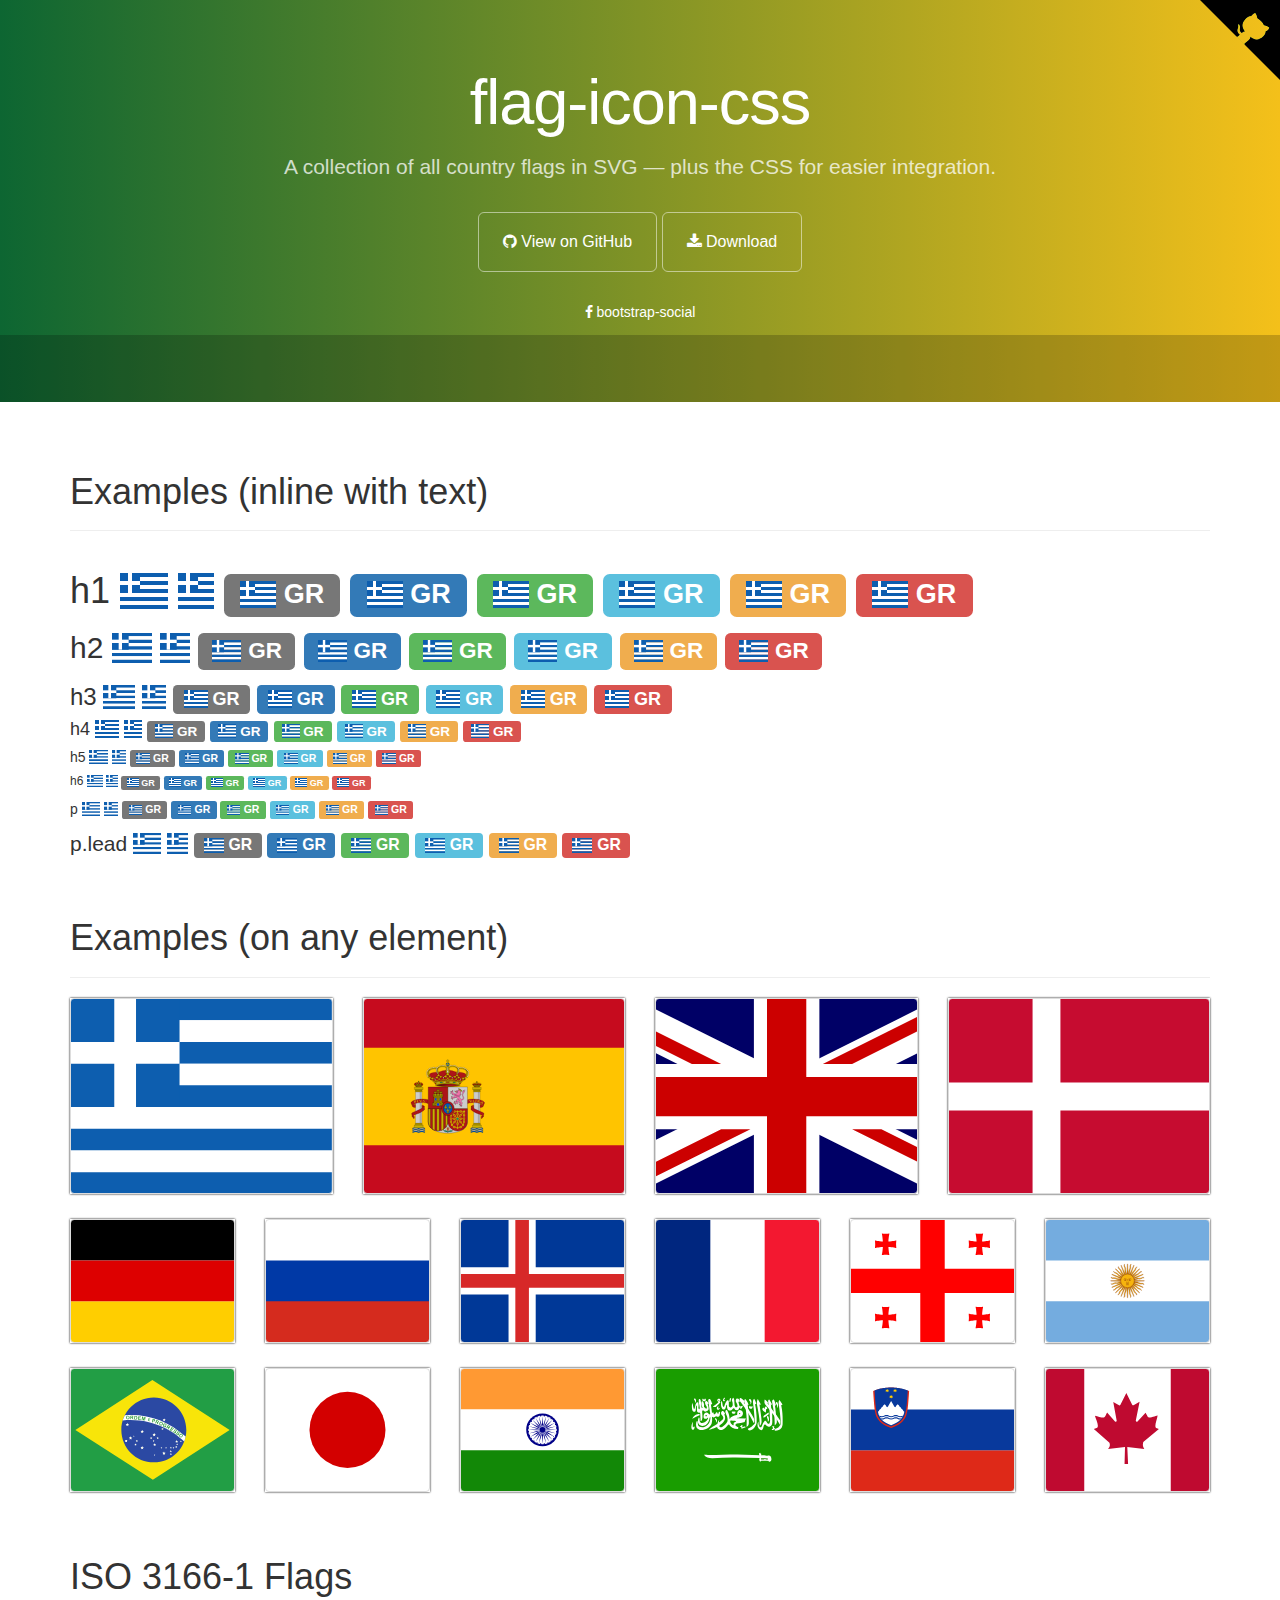
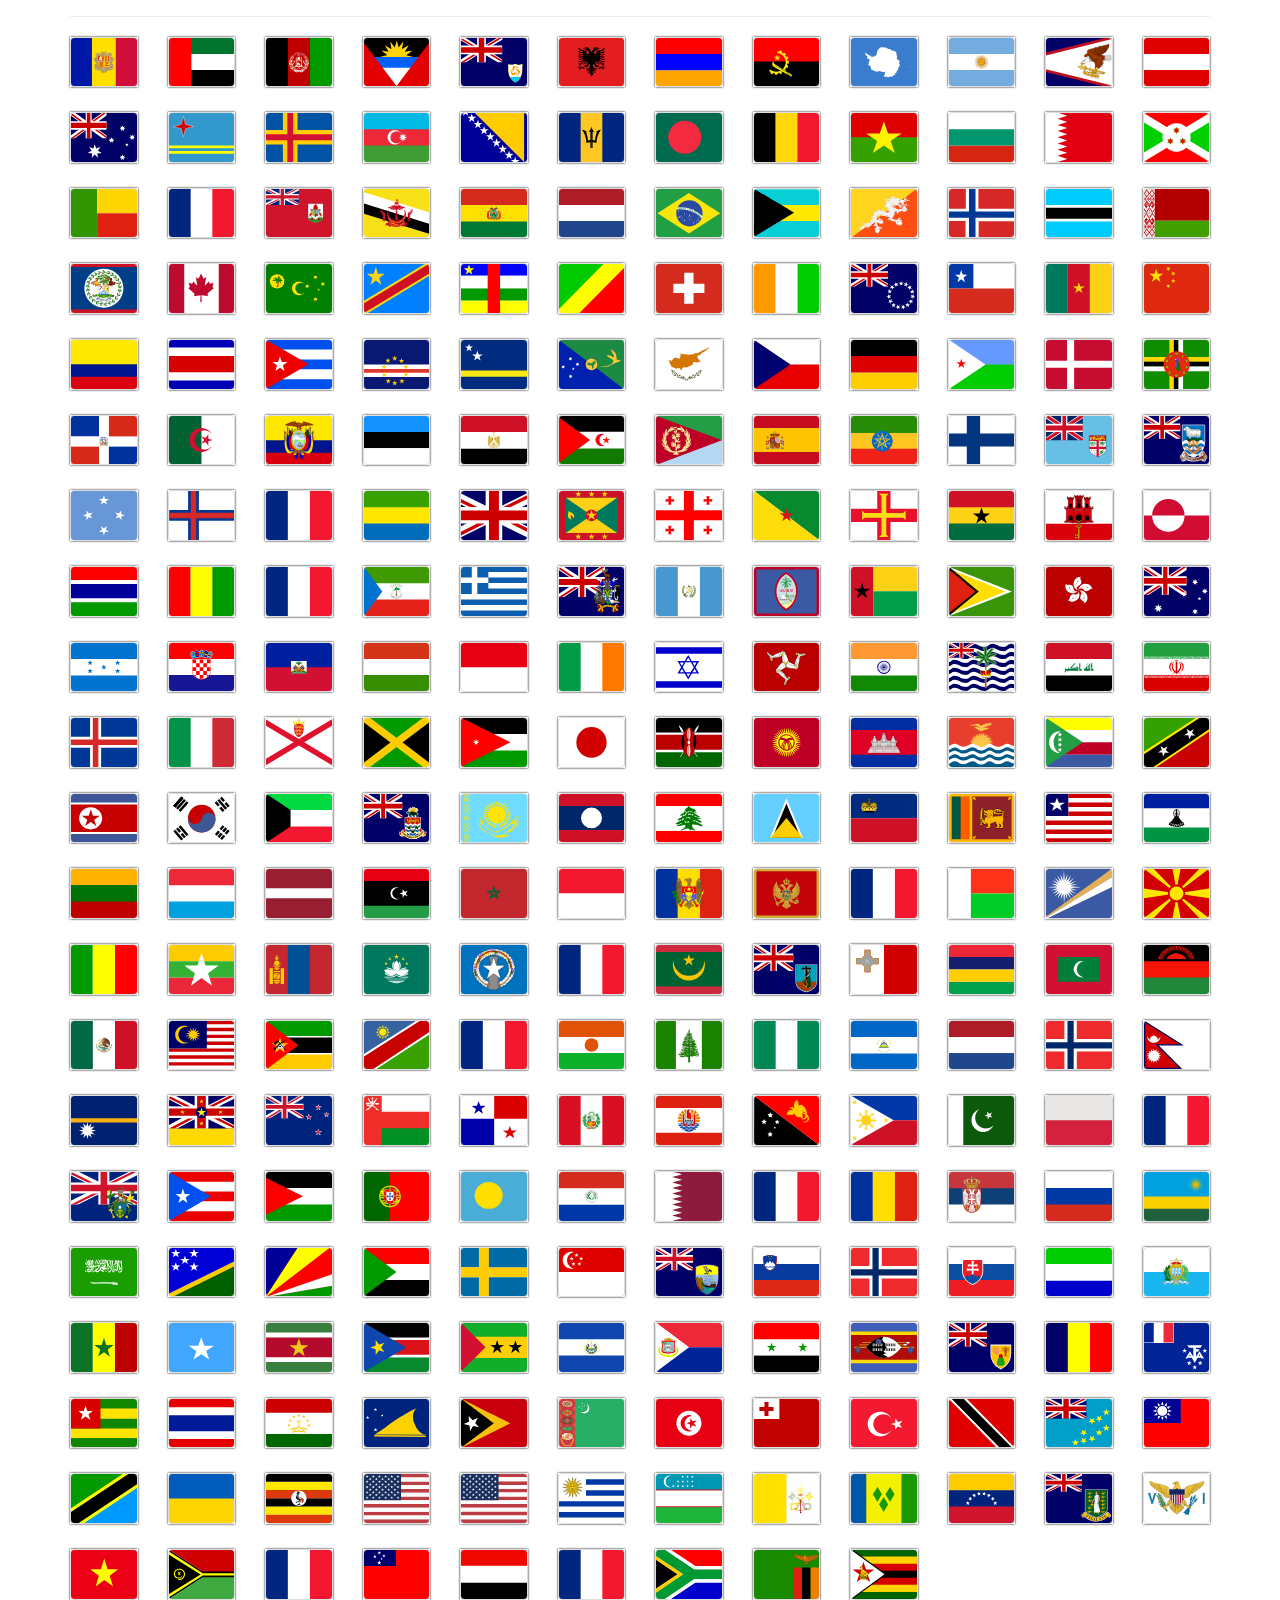
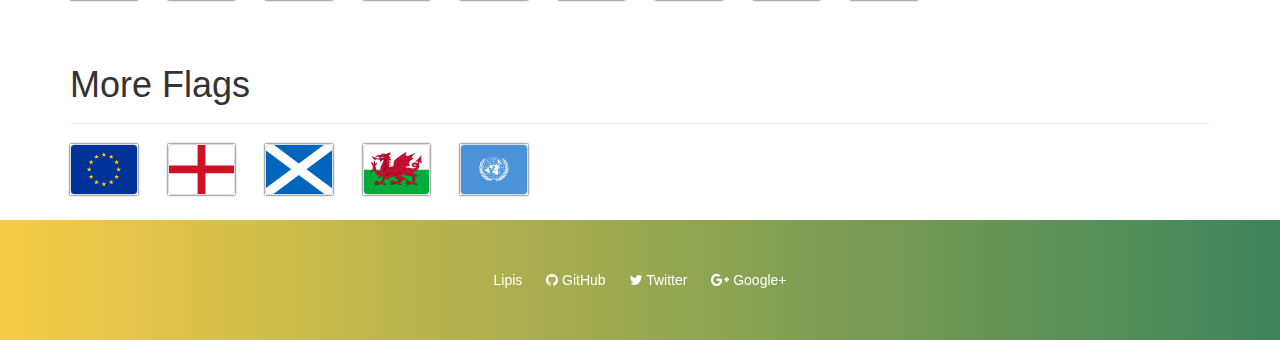
<file: assets/vendor/flag-icon-css/index.html>
<!DOCTYPE html>
<html lang="en">
  <head>
    <meta charset="utf-8">
    <meta name="viewport" content="width=device-width, initial-scale=1.0">
    <meta property="og:type" content="website" />
    <meta property="og:url" content="https://lipis.github.io/flag-icon-css/" />

    <title>SVG Country Flags | flag-icon-css</title>

    <link href="https://maxcdn.bootstrapcdn.com/bootstrap/3.3.6/css/bootstrap.min.css" rel="stylesheet" id="bootstrap">
    <link href="https://maxcdn.bootstrapcdn.com/font-awesome/4.5.0/css/font-awesome.min.css" rel="stylesheet">
    <link href="./assets/docs.css" rel="stylesheet">
    <link href="./css/flag-icon.css" rel="stylesheet">
  </head>

  <body>
    <div class="jumbotron">
      <div class="container">
        <h1>flag-icon-css</h1>
        <p>
          A collection of all country flags in SVG — plus the CSS for easier integration.
        </p>
        <a href="https://github.com/lipis/flag-icon-css" class="btn btn-outline btn-lg"><span class="fa fa-github"></span> View on GitHub</a>
        <a href="https://github.com/lipis/flag-icon-css/archive/master.zip" class="btn btn-outline btn-lg"><span class="fa fa-download"></span> Download</a>
        <ul class="jumbotron-links">
          <li><a href="https://lipis.github.io/bootstrap-social"><span class="fa fa-facebook"></span> bootstrap-social</a></li>
        </ul>
      </div>
      <div class="bottom">
        <iframe src="https://ghbtns.com/github-btn.html?user=lipis&amp;repo=flag-icon-css&amp;type=watch&amp;count=true" class="social-share"></iframe>
      </div>
    </div>
    <script>
      if (window.location.hostname.indexOf('github') > 0) {
        window.location.replace("http://flag-icon-css.lip.is/");
      }
    </script>
    <div class="container">
      <section id="examples">
        <div class="page-header">
          <h1>Examples (inline with text)</h1>
        </div>
        <div class="no-wrap">
          <h1>
            h1
            <span class="flag-icon flag-icon-gr"></span>
            <span class="flag-icon flag-icon-squared flag-icon-gr"></span>
            <span class="label label-default"><span class="flag-icon flag-icon-gr"></span> GR</span>
            <span class="label label-primary"><span class="flag-icon flag-icon-gr"></span> GR</span>
            <span class="label label-success"><span class="flag-icon flag-icon-gr"></span> GR</span>
            <span class="label label-info"><span class="flag-icon flag-icon-gr"></span> GR</span>
            <span class="label label-warning"><span class="flag-icon flag-icon-gr"></span> GR</span>
            <span class="label label-danger"><span class="flag-icon flag-icon-gr"></span> GR</span>
          </h1>
          <h2>
            h2
            <span class="flag-icon flag-icon-gr"></span>
            <span class="flag-icon flag-icon-squared flag-icon-gr"></span>
            <span class="label label-default"><span class="flag-icon flag-icon-gr"></span> GR</span>
            <span class="label label-primary"><span class="flag-icon flag-icon-gr"></span> GR</span>
            <span class="label label-success"><span class="flag-icon flag-icon-gr"></span> GR</span>
            <span class="label label-info"><span class="flag-icon flag-icon-gr"></span> GR</span>
            <span class="label label-warning"><span class="flag-icon flag-icon-gr"></span> GR</span>
            <span class="label label-danger"><span class="flag-icon flag-icon-gr"></span> GR</span>
          </h2>
          <h3>
            h3
            <span class="flag-icon flag-icon-gr"></span>
            <span class="flag-icon flag-icon-squared flag-icon-gr"></span>
            <span class="label label-default"><span class="flag-icon flag-icon-gr"></span> GR</span>
            <span class="label label-primary"><span class="flag-icon flag-icon-gr"></span> GR</span>
            <span class="label label-success"><span class="flag-icon flag-icon-gr"></span> GR</span>
            <span class="label label-info"><span class="flag-icon flag-icon-gr"></span> GR</span>
            <span class="label label-warning"><span class="flag-icon flag-icon-gr"></span> GR</span>
            <span class="label label-danger"><span class="flag-icon flag-icon-gr"></span> GR</span>
          </h3>
          <h4>
            h4
            <span class="flag-icon flag-icon-gr"></span>
            <span class="flag-icon flag-icon-squared flag-icon-gr"></span>
            <span class="label label-default"><span class="flag-icon flag-icon-gr"></span> GR</span>
            <span class="label label-primary"><span class="flag-icon flag-icon-gr"></span> GR</span>
            <span class="label label-success"><span class="flag-icon flag-icon-gr"></span> GR</span>
            <span class="label label-info"><span class="flag-icon flag-icon-gr"></span> GR</span>
            <span class="label label-warning"><span class="flag-icon flag-icon-gr"></span> GR</span>
            <span class="label label-danger"><span class="flag-icon flag-icon-gr"></span> GR</span>
          </h4>
          <h5>
            h5
            <span class="flag-icon flag-icon-gr"></span>
            <span class="flag-icon flag-icon-squared flag-icon-gr"></span>
            <span class="label label-default"><span class="flag-icon flag-icon-gr"></span> GR</span>
            <span class="label label-primary"><span class="flag-icon flag-icon-gr"></span> GR</span>
            <span class="label label-success"><span class="flag-icon flag-icon-gr"></span> GR</span>
            <span class="label label-info"><span class="flag-icon flag-icon-gr"></span> GR</span>
            <span class="label label-warning"><span class="flag-icon flag-icon-gr"></span> GR</span>
            <span class="label label-danger"><span class="flag-icon flag-icon-gr"></span> GR</span>
          </h5>
          <h6>
            h6
            <span class="flag-icon flag-icon-gr"></span>
            <span class="flag-icon flag-icon-squared flag-icon-gr"></span>
            <span class="label label-default"><span class="flag-icon flag-icon-gr"></span> GR</span>
            <span class="label label-primary"><span class="flag-icon flag-icon-gr"></span> GR</span>
            <span class="label label-success"><span class="flag-icon flag-icon-gr"></span> GR</span>
            <span class="label label-info"><span class="flag-icon flag-icon-gr"></span> GR</span>
            <span class="label label-warning"><span class="flag-icon flag-icon-gr"></span> GR</span>
            <span class="label label-danger"><span class="flag-icon flag-icon-gr"></span> GR</span>
          </h6>
          <p>
            p
            <span class="flag-icon flag-icon-gr"></span>
            <span class="flag-icon flag-icon-squared flag-icon-gr"></span>
            <span class="label label-default"><span class="flag-icon flag-icon-gr"></span> GR</span>
            <span class="label label-primary"><span class="flag-icon flag-icon-gr"></span> GR</span>
            <span class="label label-success"><span class="flag-icon flag-icon-gr"></span> GR</span>
            <span class="label label-info"><span class="flag-icon flag-icon-gr"></span> GR</span>
            <span class="label label-warning"><span class="flag-icon flag-icon-gr"></span> GR</span>
            <span class="label label-danger"><span class="flag-icon flag-icon-gr"></span> GR</span>
          </p>
          <p class="lead">
            p.lead
            <span class="flag-icon flag-icon-gr"></span>
            <span class="flag-icon flag-icon-squared flag-icon-gr"></span>
            <span class="label label-default"><span class="flag-icon flag-icon-gr"></span> GR</span>
            <span class="label label-primary"><span class="flag-icon flag-icon-gr"></span> GR</span>
            <span class="label label-success"><span class="flag-icon flag-icon-gr"></span> GR</span>
            <span class="label label-info"><span class="flag-icon flag-icon-gr"></span> GR</span>
            <span class="label label-warning"><span class="flag-icon flag-icon-gr"></span> GR</span>
            <span class="label label-danger"><span class="flag-icon flag-icon-gr"></span> GR</span>
          </p>
        </section>
      </section>
      <section id="more" class="d">
        <div class="page-header">
          <h1>Examples (on any element)</h1>
        </div>
        <div class="row">
          <div class="col-lg-3 col-md-4 col-sm-4 col-xs-6">
            <div class="flag-wrapper">
              <div class="img-thumbnail flag flag-icon-background flag-icon-gr"></div>
            </div>
          </div>
          <div class="col-lg-3 col-md-4 col-sm-4 col-xs-6">
            <div class="flag-wrapper">
              <div class="img-thumbnail flag flag-icon-background flag-icon-es"></div>
            </div>
          </div>
          <div class="col-lg-3 col-md-4 col-sm-4 col-xs-3">
            <div class="flag-wrapper">
              <div class="img-thumbnail flag flag-icon-background flag-icon-gb"></div>
            </div>
          </div>
          <div class="col-lg-3 col-sm-2 col-xs-3">
            <div class="flag-wrapper">
              <div class="img-thumbnail flag flag-icon-background flag-icon-dk"></div>
            </div>
          </div>
          <div class="col-sm-2 col-xs-3">
            <div class="flag-wrapper">
              <div class="img-thumbnail flag flag-icon-background flag-icon-de"></div>
            </div>
          </div>
          <div class="col-sm-2 col-xs-3">
            <div class="flag-wrapper">
              <div class="img-thumbnail flag flag-icon-background flag-icon-ru"></div>
            </div>
          </div>
          <div class="col-sm-2 col-xs-3">
            <div class="flag-wrapper">
              <div class="img-thumbnail flag flag-icon-background flag-icon-is"></div>
            </div>
          </div>
          <div class="col-sm-2 col-xs-3">
            <div class="flag-wrapper">
              <div class="img-thumbnail flag flag-icon-background flag-icon-fr"></div>
            </div>
          </div>
          <div class="col-sm-2 col-xs-3">
            <div class="flag-wrapper">
              <div class="img-thumbnail flag flag-icon-background flag-icon-ge"></div>
            </div>
          </div>
          <div class="col-sm-2 col-xs-3">
            <div class="flag-wrapper">
              <div class="img-thumbnail flag flag-icon-background flag-icon-ar"></div>
            </div>
          </div>
          <div class="col-sm-2 col-xs-3">
            <div class="flag-wrapper">
              <div class="img-thumbnail flag flag-icon-background flag-icon-br"></div>
            </div>
          </div>
          <div class="col-sm-2 col-xs-3">
            <div class="flag-wrapper">
              <div class="img-thumbnail flag flag-icon-background flag-icon-jp"></div>
            </div>
          </div>
          <div class="col-sm-2 col-xs-3 hidden-xs">
            <div class="flag-wrapper">
              <div class="img-thumbnail flag flag-icon-background flag-icon-in"></div>
            </div>
          </div>
          <div class="col-sm-2 col-xs-3">
            <div class="flag-wrapper">
              <div class="img-thumbnail flag flag-icon-background flag-icon-sa"></div>
            </div>
          </div>
          <div class="col-sm-2 col-xs-3">
            <div class="flag-wrapper">
              <div class="img-thumbnail flag flag-icon-background flag-icon-si"></div>
            </div>
          </div>
          <div class="col-sm-2 col-xs-3 visible-lg">
            <div class="flag-wrapper">
              <div class="img-thumbnail flag flag-icon-background flag-icon-ca"></div>
            </div>
          </div>
        </div>
      </section>
      <section class="all-flags">
        <div class="page-header">
          <h1>ISO 3166-1 Flags</h1>
        </div>
        <div class="row">
          <div class="col-md-1 col-sm-2 col-xs-3"><div class="flag-wrapper"><div class="img-thumbnail flag flag-icon-background flag-icon-ad" title="ad" id="ad"></div></div></div>
          <div class="col-md-1 col-sm-2 col-xs-3"><div class="flag-wrapper"><div class="img-thumbnail flag flag-icon-background flag-icon-ae" title="ae" id="ae"></div></div></div>
          <div class="col-md-1 col-sm-2 col-xs-3"><div class="flag-wrapper"><div class="img-thumbnail flag flag-icon-background flag-icon-af" title="af" id="af"></div></div></div>
          <div class="col-md-1 col-sm-2 col-xs-3"><div class="flag-wrapper"><div class="img-thumbnail flag flag-icon-background flag-icon-ag" title="ag" id="ag"></div></div></div>
          <div class="col-md-1 col-sm-2 col-xs-3"><div class="flag-wrapper"><div class="img-thumbnail flag flag-icon-background flag-icon-ai" title="ai" id="ai"></div></div></div>
          <div class="col-md-1 col-sm-2 col-xs-3"><div class="flag-wrapper"><div class="img-thumbnail flag flag-icon-background flag-icon-al" title="al" id="al"></div></div></div>
          <div class="col-md-1 col-sm-2 col-xs-3"><div class="flag-wrapper"><div class="img-thumbnail flag flag-icon-background flag-icon-am" title="am" id="am"></div></div></div>
          <div class="col-md-1 col-sm-2 col-xs-3"><div class="flag-wrapper"><div class="img-thumbnail flag flag-icon-background flag-icon-ao" title="ao" id="ao"></div></div></div>
          <div class="col-md-1 col-sm-2 col-xs-3"><div class="flag-wrapper"><div class="img-thumbnail flag flag-icon-background flag-icon-aq" title="aq" id="aq"></div></div></div>
          <div class="col-md-1 col-sm-2 col-xs-3"><div class="flag-wrapper"><div class="img-thumbnail flag flag-icon-background flag-icon-ar" title="ar" id="ar"></div></div></div>
          <div class="col-md-1 col-sm-2 col-xs-3"><div class="flag-wrapper"><div class="img-thumbnail flag flag-icon-background flag-icon-as" title="as" id="as"></div></div></div>
          <div class="col-md-1 col-sm-2 col-xs-3"><div class="flag-wrapper"><div class="img-thumbnail flag flag-icon-background flag-icon-at" title="at" id="at"></div></div></div>
          <div class="col-md-1 col-sm-2 col-xs-3"><div class="flag-wrapper"><div class="img-thumbnail flag flag-icon-background flag-icon-au" title="au" id="au"></div></div></div>
          <div class="col-md-1 col-sm-2 col-xs-3"><div class="flag-wrapper"><div class="img-thumbnail flag flag-icon-background flag-icon-aw" title="aw" id="aw"></div></div></div>
          <div class="col-md-1 col-sm-2 col-xs-3"><div class="flag-wrapper"><div class="img-thumbnail flag flag-icon-background flag-icon-ax" title="ax" id="ax"></div></div></div>
          <div class="col-md-1 col-sm-2 col-xs-3"><div class="flag-wrapper"><div class="img-thumbnail flag flag-icon-background flag-icon-az" title="az" id="az"></div></div></div>
          <div class="col-md-1 col-sm-2 col-xs-3"><div class="flag-wrapper"><div class="img-thumbnail flag flag-icon-background flag-icon-ba" title="ba" id="ba"></div></div></div>
          <div class="col-md-1 col-sm-2 col-xs-3"><div class="flag-wrapper"><div class="img-thumbnail flag flag-icon-background flag-icon-bb" title="bb" id="bb"></div></div></div>
          <div class="col-md-1 col-sm-2 col-xs-3"><div class="flag-wrapper"><div class="img-thumbnail flag flag-icon-background flag-icon-bd" title="bd" id="bd"></div></div></div>
          <div class="col-md-1 col-sm-2 col-xs-3"><div class="flag-wrapper"><div class="img-thumbnail flag flag-icon-background flag-icon-be" title="be" id="be"></div></div></div>
          <div class="col-md-1 col-sm-2 col-xs-3"><div class="flag-wrapper"><div class="img-thumbnail flag flag-icon-background flag-icon-bf" title="bf" id="bf"></div></div></div>
          <div class="col-md-1 col-sm-2 col-xs-3"><div class="flag-wrapper"><div class="img-thumbnail flag flag-icon-background flag-icon-bg" title="bg" id="bg"></div></div></div>
          <div class="col-md-1 col-sm-2 col-xs-3"><div class="flag-wrapper"><div class="img-thumbnail flag flag-icon-background flag-icon-bh" title="bh" id="bh"></div></div></div>
          <div class="col-md-1 col-sm-2 col-xs-3"><div class="flag-wrapper"><div class="img-thumbnail flag flag-icon-background flag-icon-bi" title="bi" id="bi"></div></div></div>
          <div class="col-md-1 col-sm-2 col-xs-3"><div class="flag-wrapper"><div class="img-thumbnail flag flag-icon-background flag-icon-bj" title="bj" id="bj"></div></div></div>
          <div class="col-md-1 col-sm-2 col-xs-3"><div class="flag-wrapper"><div class="img-thumbnail flag flag-icon-background flag-icon-bl" title="bl" id="bl"></div></div></div>
          <div class="col-md-1 col-sm-2 col-xs-3"><div class="flag-wrapper"><div class="img-thumbnail flag flag-icon-background flag-icon-bm" title="bm" id="bm"></div></div></div>
          <div class="col-md-1 col-sm-2 col-xs-3"><div class="flag-wrapper"><div class="img-thumbnail flag flag-icon-background flag-icon-bn" title="bn" id="bn"></div></div></div>
          <div class="col-md-1 col-sm-2 col-xs-3"><div class="flag-wrapper"><div class="img-thumbnail flag flag-icon-background flag-icon-bo" title="bo" id="bo"></div></div></div>
          <div class="col-md-1 col-sm-2 col-xs-3"><div class="flag-wrapper"><div class="img-thumbnail flag flag-icon-background flag-icon-bq" title="bq" id="bq"></div></div></div>
          <div class="col-md-1 col-sm-2 col-xs-3"><div class="flag-wrapper"><div class="img-thumbnail flag flag-icon-background flag-icon-br" title="br" id="br"></div></div></div>
          <div class="col-md-1 col-sm-2 col-xs-3"><div class="flag-wrapper"><div class="img-thumbnail flag flag-icon-background flag-icon-bs" title="bs" id="bs"></div></div></div>
          <div class="col-md-1 col-sm-2 col-xs-3"><div class="flag-wrapper"><div class="img-thumbnail flag flag-icon-background flag-icon-bt" title="bt" id="bt"></div></div></div>
          <div class="col-md-1 col-sm-2 col-xs-3"><div class="flag-wrapper"><div class="img-thumbnail flag flag-icon-background flag-icon-bv" title="bv" id="bv"></div></div></div>
          <div class="col-md-1 col-sm-2 col-xs-3"><div class="flag-wrapper"><div class="img-thumbnail flag flag-icon-background flag-icon-bw" title="bw" id="bw"></div></div></div>
          <div class="col-md-1 col-sm-2 col-xs-3"><div class="flag-wrapper"><div class="img-thumbnail flag flag-icon-background flag-icon-by" title="by" id="by"></div></div></div>
          <div class="col-md-1 col-sm-2 col-xs-3"><div class="flag-wrapper"><div class="img-thumbnail flag flag-icon-background flag-icon-bz" title="bz" id="bz"></div></div></div>
          <div class="col-md-1 col-sm-2 col-xs-3"><div class="flag-wrapper"><div class="img-thumbnail flag flag-icon-background flag-icon-ca" title="ca" id="ca"></div></div></div>
          <div class="col-md-1 col-sm-2 col-xs-3"><div class="flag-wrapper"><div class="img-thumbnail flag flag-icon-background flag-icon-cc" title="cc" id="cc"></div></div></div>
          <div class="col-md-1 col-sm-2 col-xs-3"><div class="flag-wrapper"><div class="img-thumbnail flag flag-icon-background flag-icon-cd" title="cd" id="cd"></div></div></div>
          <div class="col-md-1 col-sm-2 col-xs-3"><div class="flag-wrapper"><div class="img-thumbnail flag flag-icon-background flag-icon-cf" title="cf" id="cf"></div></div></div>
          <div class="col-md-1 col-sm-2 col-xs-3"><div class="flag-wrapper"><div class="img-thumbnail flag flag-icon-background flag-icon-cg" title="cg" id="cg"></div></div></div>
          <div class="col-md-1 col-sm-2 col-xs-3"><div class="flag-wrapper"><div class="img-thumbnail flag flag-icon-background flag-icon-ch" title="ch" id="ch"></div></div></div>
          <div class="col-md-1 col-sm-2 col-xs-3"><div class="flag-wrapper"><div class="img-thumbnail flag flag-icon-background flag-icon-ci" title="ci" id="ci"></div></div></div>
          <div class="col-md-1 col-sm-2 col-xs-3"><div class="flag-wrapper"><div class="img-thumbnail flag flag-icon-background flag-icon-ck" title="ck" id="ck"></div></div></div>
          <div class="col-md-1 col-sm-2 col-xs-3"><div class="flag-wrapper"><div class="img-thumbnail flag flag-icon-background flag-icon-cl" title="cl" id="cl"></div></div></div>
          <div class="col-md-1 col-sm-2 col-xs-3"><div class="flag-wrapper"><div class="img-thumbnail flag flag-icon-background flag-icon-cm" title="cm" id="cm"></div></div></div>
          <div class="col-md-1 col-sm-2 col-xs-3"><div class="flag-wrapper"><div class="img-thumbnail flag flag-icon-background flag-icon-cn" title="cn" id="cn"></div></div></div>
          <div class="col-md-1 col-sm-2 col-xs-3"><div class="flag-wrapper"><div class="img-thumbnail flag flag-icon-background flag-icon-co" title="co" id="co"></div></div></div>
          <div class="col-md-1 col-sm-2 col-xs-3"><div class="flag-wrapper"><div class="img-thumbnail flag flag-icon-background flag-icon-cr" title="cr" id="cr"></div></div></div>
          <div class="col-md-1 col-sm-2 col-xs-3"><div class="flag-wrapper"><div class="img-thumbnail flag flag-icon-background flag-icon-cu" title="cu" id="cu"></div></div></div>
          <div class="col-md-1 col-sm-2 col-xs-3"><div class="flag-wrapper"><div class="img-thumbnail flag flag-icon-background flag-icon-cv" title="cv" id="cv"></div></div></div>
          <div class="col-md-1 col-sm-2 col-xs-3"><div class="flag-wrapper"><div class="img-thumbnail flag flag-icon-background flag-icon-cw" title="cw" id="cw"></div></div></div>
          <div class="col-md-1 col-sm-2 col-xs-3"><div class="flag-wrapper"><div class="img-thumbnail flag flag-icon-background flag-icon-cx" title="cx" id="cx"></div></div></div>
          <div class="col-md-1 col-sm-2 col-xs-3"><div class="flag-wrapper"><div class="img-thumbnail flag flag-icon-background flag-icon-cy" title="cy" id="cy"></div></div></div>
          <div class="col-md-1 col-sm-2 col-xs-3"><div class="flag-wrapper"><div class="img-thumbnail flag flag-icon-background flag-icon-cz" title="cz" id="cz"></div></div></div>
          <div class="col-md-1 col-sm-2 col-xs-3"><div class="flag-wrapper"><div class="img-thumbnail flag flag-icon-background flag-icon-de" title="de" id="de"></div></div></div>
          <div class="col-md-1 col-sm-2 col-xs-3"><div class="flag-wrapper"><div class="img-thumbnail flag flag-icon-background flag-icon-dj" title="dj" id="dj"></div></div></div>
          <div class="col-md-1 col-sm-2 col-xs-3"><div class="flag-wrapper"><div class="img-thumbnail flag flag-icon-background flag-icon-dk" title="dk" id="dk"></div></div></div>
          <div class="col-md-1 col-sm-2 col-xs-3"><div class="flag-wrapper"><div class="img-thumbnail flag flag-icon-background flag-icon-dm" title="dm" id="dm"></div></div></div>
          <div class="col-md-1 col-sm-2 col-xs-3"><div class="flag-wrapper"><div class="img-thumbnail flag flag-icon-background flag-icon-do" title="do" id="do"></div></div></div>
          <div class="col-md-1 col-sm-2 col-xs-3"><div class="flag-wrapper"><div class="img-thumbnail flag flag-icon-background flag-icon-dz" title="dz" id="dz"></div></div></div>
          <div class="col-md-1 col-sm-2 col-xs-3"><div class="flag-wrapper"><div class="img-thumbnail flag flag-icon-background flag-icon-ec" title="ec" id="ec"></div></div></div>
          <div class="col-md-1 col-sm-2 col-xs-3"><div class="flag-wrapper"><div class="img-thumbnail flag flag-icon-background flag-icon-ee" title="ee" id="ee"></div></div></div>
          <div class="col-md-1 col-sm-2 col-xs-3"><div class="flag-wrapper"><div class="img-thumbnail flag flag-icon-background flag-icon-eg" title="eg" id="eg"></div></div></div>
          <div class="col-md-1 col-sm-2 col-xs-3"><div class="flag-wrapper"><div class="img-thumbnail flag flag-icon-background flag-icon-eh" title="eh" id="eh"></div></div></div>
          <div class="col-md-1 col-sm-2 col-xs-3"><div class="flag-wrapper"><div class="img-thumbnail flag flag-icon-background flag-icon-er" title="er" id="er"></div></div></div>
          <div class="col-md-1 col-sm-2 col-xs-3"><div class="flag-wrapper"><div class="img-thumbnail flag flag-icon-background flag-icon-es" title="es" id="es"></div></div></div>
          <div class="col-md-1 col-sm-2 col-xs-3"><div class="flag-wrapper"><div class="img-thumbnail flag flag-icon-background flag-icon-et" title="et" id="et"></div></div></div>
          <div class="col-md-1 col-sm-2 col-xs-3"><div class="flag-wrapper"><div class="img-thumbnail flag flag-icon-background flag-icon-fi" title="fi" id="fi"></div></div></div>
          <div class="col-md-1 col-sm-2 col-xs-3"><div class="flag-wrapper"><div class="img-thumbnail flag flag-icon-background flag-icon-fj" title="fj" id="fj"></div></div></div>
          <div class="col-md-1 col-sm-2 col-xs-3"><div class="flag-wrapper"><div class="img-thumbnail flag flag-icon-background flag-icon-fk" title="fk" id="fk"></div></div></div>
          <div class="col-md-1 col-sm-2 col-xs-3"><div class="flag-wrapper"><div class="img-thumbnail flag flag-icon-background flag-icon-fm" title="fm" id="fm"></div></div></div>
          <div class="col-md-1 col-sm-2 col-xs-3"><div class="flag-wrapper"><div class="img-thumbnail flag flag-icon-background flag-icon-fo" title="fo" id="fo"></div></div></div>
          <div class="col-md-1 col-sm-2 col-xs-3"><div class="flag-wrapper"><div class="img-thumbnail flag flag-icon-background flag-icon-fr" title="fr" id="fr"></div></div></div>
          <div class="col-md-1 col-sm-2 col-xs-3"><div class="flag-wrapper"><div class="img-thumbnail flag flag-icon-background flag-icon-ga" title="ga" id="ga"></div></div></div>
          <div class="col-md-1 col-sm-2 col-xs-3"><div class="flag-wrapper"><div class="img-thumbnail flag flag-icon-background flag-icon-gb" title="gb" id="gb"></div></div></div>
          <div class="col-md-1 col-sm-2 col-xs-3"><div class="flag-wrapper"><div class="img-thumbnail flag flag-icon-background flag-icon-gd" title="gd" id="gd"></div></div></div>
          <div class="col-md-1 col-sm-2 col-xs-3"><div class="flag-wrapper"><div class="img-thumbnail flag flag-icon-background flag-icon-ge" title="ge" id="ge"></div></div></div>
          <div class="col-md-1 col-sm-2 col-xs-3"><div class="flag-wrapper"><div class="img-thumbnail flag flag-icon-background flag-icon-gf" title="gf" id="gf"></div></div></div>
          <div class="col-md-1 col-sm-2 col-xs-3"><div class="flag-wrapper"><div class="img-thumbnail flag flag-icon-background flag-icon-gg" title="gg" id="gg"></div></div></div>
          <div class="col-md-1 col-sm-2 col-xs-3"><div class="flag-wrapper"><div class="img-thumbnail flag flag-icon-background flag-icon-gh" title="gh" id="gh"></div></div></div>
          <div class="col-md-1 col-sm-2 col-xs-3"><div class="flag-wrapper"><div class="img-thumbnail flag flag-icon-background flag-icon-gi" title="gi" id="gi"></div></div></div>
          <div class="col-md-1 col-sm-2 col-xs-3"><div class="flag-wrapper"><div class="img-thumbnail flag flag-icon-background flag-icon-gl" title="gl" id="gl"></div></div></div>
          <div class="col-md-1 col-sm-2 col-xs-3"><div class="flag-wrapper"><div class="img-thumbnail flag flag-icon-background flag-icon-gm" title="gm" id="gm"></div></div></div>
          <div class="col-md-1 col-sm-2 col-xs-3"><div class="flag-wrapper"><div class="img-thumbnail flag flag-icon-background flag-icon-gn" title="gn" id="gn"></div></div></div>
          <div class="col-md-1 col-sm-2 col-xs-3"><div class="flag-wrapper"><div class="img-thumbnail flag flag-icon-background flag-icon-gp" title="gp" id="gp"></div></div></div>
          <div class="col-md-1 col-sm-2 col-xs-3"><div class="flag-wrapper"><div class="img-thumbnail flag flag-icon-background flag-icon-gq" title="gq" id="gq"></div></div></div>
          <div class="col-md-1 col-sm-2 col-xs-3"><div class="flag-wrapper"><div class="img-thumbnail flag flag-icon-background flag-icon-gr" title="gr" id="gr"></div></div></div>
          <div class="col-md-1 col-sm-2 col-xs-3"><div class="flag-wrapper"><div class="img-thumbnail flag flag-icon-background flag-icon-gs" title="gs" id="gs"></div></div></div>
          <div class="col-md-1 col-sm-2 col-xs-3"><div class="flag-wrapper"><div class="img-thumbnail flag flag-icon-background flag-icon-gt" title="gt" id="gt"></div></div></div>
          <div class="col-md-1 col-sm-2 col-xs-3"><div class="flag-wrapper"><div class="img-thumbnail flag flag-icon-background flag-icon-gu" title="gu" id="gu"></div></div></div>
          <div class="col-md-1 col-sm-2 col-xs-3"><div class="flag-wrapper"><div class="img-thumbnail flag flag-icon-background flag-icon-gw" title="gw" id="gw"></div></div></div>
          <div class="col-md-1 col-sm-2 col-xs-3"><div class="flag-wrapper"><div class="img-thumbnail flag flag-icon-background flag-icon-gy" title="gy" id="gy"></div></div></div>
          <div class="col-md-1 col-sm-2 col-xs-3"><div class="flag-wrapper"><div class="img-thumbnail flag flag-icon-background flag-icon-hk" title="hk" id="hk"></div></div></div>
          <div class="col-md-1 col-sm-2 col-xs-3"><div class="flag-wrapper"><div class="img-thumbnail flag flag-icon-background flag-icon-hm" title="hm" id="hm"></div></div></div>
          <div class="col-md-1 col-sm-2 col-xs-3"><div class="flag-wrapper"><div class="img-thumbnail flag flag-icon-background flag-icon-hn" title="hn" id="hn"></div></div></div>
          <div class="col-md-1 col-sm-2 col-xs-3"><div class="flag-wrapper"><div class="img-thumbnail flag flag-icon-background flag-icon-hr" title="hr" id="hr"></div></div></div>
          <div class="col-md-1 col-sm-2 col-xs-3"><div class="flag-wrapper"><div class="img-thumbnail flag flag-icon-background flag-icon-ht" title="ht" id="ht"></div></div></div>
          <div class="col-md-1 col-sm-2 col-xs-3"><div class="flag-wrapper"><div class="img-thumbnail flag flag-icon-background flag-icon-hu" title="hu" id="hu"></div></div></div>
          <div class="col-md-1 col-sm-2 col-xs-3"><div class="flag-wrapper"><div class="img-thumbnail flag flag-icon-background flag-icon-id" title="id" id="id"></div></div></div>
          <div class="col-md-1 col-sm-2 col-xs-3"><div class="flag-wrapper"><div class="img-thumbnail flag flag-icon-background flag-icon-ie" title="ie" id="ie"></div></div></div>
          <div class="col-md-1 col-sm-2 col-xs-3"><div class="flag-wrapper"><div class="img-thumbnail flag flag-icon-background flag-icon-il" title="il" id="il"></div></div></div>
          <div class="col-md-1 col-sm-2 col-xs-3"><div class="flag-wrapper"><div class="img-thumbnail flag flag-icon-background flag-icon-im" title="im" id="im"></div></div></div>
          <div class="col-md-1 col-sm-2 col-xs-3"><div class="flag-wrapper"><div class="img-thumbnail flag flag-icon-background flag-icon-in" title="in" id="in"></div></div></div>
          <div class="col-md-1 col-sm-2 col-xs-3"><div class="flag-wrapper"><div class="img-thumbnail flag flag-icon-background flag-icon-io" title="io" id="io"></div></div></div>
          <div class="col-md-1 col-sm-2 col-xs-3"><div class="flag-wrapper"><div class="img-thumbnail flag flag-icon-background flag-icon-iq" title="iq" id="iq"></div></div></div>
          <div class="col-md-1 col-sm-2 col-xs-3"><div class="flag-wrapper"><div class="img-thumbnail flag flag-icon-background flag-icon-ir" title="ir" id="ir"></div></div></div>
          <div class="col-md-1 col-sm-2 col-xs-3"><div class="flag-wrapper"><div class="img-thumbnail flag flag-icon-background flag-icon-is" title="is" id="is"></div></div></div>
          <div class="col-md-1 col-sm-2 col-xs-3"><div class="flag-wrapper"><div class="img-thumbnail flag flag-icon-background flag-icon-it" title="it" id="it"></div></div></div>
          <div class="col-md-1 col-sm-2 col-xs-3"><div class="flag-wrapper"><div class="img-thumbnail flag flag-icon-background flag-icon-je" title="je" id="je"></div></div></div>
          <div class="col-md-1 col-sm-2 col-xs-3"><div class="flag-wrapper"><div class="img-thumbnail flag flag-icon-background flag-icon-jm" title="jm" id="jm"></div></div></div>
          <div class="col-md-1 col-sm-2 col-xs-3"><div class="flag-wrapper"><div class="img-thumbnail flag flag-icon-background flag-icon-jo" title="jo" id="jo"></div></div></div>
          <div class="col-md-1 col-sm-2 col-xs-3"><div class="flag-wrapper"><div class="img-thumbnail flag flag-icon-background flag-icon-jp" title="jp" id="jp"></div></div></div>
          <div class="col-md-1 col-sm-2 col-xs-3"><div class="flag-wrapper"><div class="img-thumbnail flag flag-icon-background flag-icon-ke" title="ke" id="ke"></div></div></div>
          <div class="col-md-1 col-sm-2 col-xs-3"><div class="flag-wrapper"><div class="img-thumbnail flag flag-icon-background flag-icon-kg" title="kg" id="kg"></div></div></div>
          <div class="col-md-1 col-sm-2 col-xs-3"><div class="flag-wrapper"><div class="img-thumbnail flag flag-icon-background flag-icon-kh" title="kh" id="kh"></div></div></div>
          <div class="col-md-1 col-sm-2 col-xs-3"><div class="flag-wrapper"><div class="img-thumbnail flag flag-icon-background flag-icon-ki" title="ki" id="ki"></div></div></div>
          <div class="col-md-1 col-sm-2 col-xs-3"><div class="flag-wrapper"><div class="img-thumbnail flag flag-icon-background flag-icon-km" title="km" id="km"></div></div></div>
          <div class="col-md-1 col-sm-2 col-xs-3"><div class="flag-wrapper"><div class="img-thumbnail flag flag-icon-background flag-icon-kn" title="kn" id="kn"></div></div></div>
          <div class="col-md-1 col-sm-2 col-xs-3"><div class="flag-wrapper"><div class="img-thumbnail flag flag-icon-background flag-icon-kp" title="kp" id="kp"></div></div></div>
          <div class="col-md-1 col-sm-2 col-xs-3"><div class="flag-wrapper"><div class="img-thumbnail flag flag-icon-background flag-icon-kr" title="kr" id="kr"></div></div></div>
          <div class="col-md-1 col-sm-2 col-xs-3"><div class="flag-wrapper"><div class="img-thumbnail flag flag-icon-background flag-icon-kw" title="kw" id="kw"></div></div></div>
          <div class="col-md-1 col-sm-2 col-xs-3"><div class="flag-wrapper"><div class="img-thumbnail flag flag-icon-background flag-icon-ky" title="ky" id="ky"></div></div></div>
          <div class="col-md-1 col-sm-2 col-xs-3"><div class="flag-wrapper"><div class="img-thumbnail flag flag-icon-background flag-icon-kz" title="kz" id="kz"></div></div></div>
          <div class="col-md-1 col-sm-2 col-xs-3"><div class="flag-wrapper"><div class="img-thumbnail flag flag-icon-background flag-icon-la" title="la" id="la"></div></div></div>
          <div class="col-md-1 col-sm-2 col-xs-3"><div class="flag-wrapper"><div class="img-thumbnail flag flag-icon-background flag-icon-lb" title="lb" id="lb"></div></div></div>
          <div class="col-md-1 col-sm-2 col-xs-3"><div class="flag-wrapper"><div class="img-thumbnail flag flag-icon-background flag-icon-lc" title="lc" id="lc"></div></div></div>
          <div class="col-md-1 col-sm-2 col-xs-3"><div class="flag-wrapper"><div class="img-thumbnail flag flag-icon-background flag-icon-li" title="li" id="li"></div></div></div>
          <div class="col-md-1 col-sm-2 col-xs-3"><div class="flag-wrapper"><div class="img-thumbnail flag flag-icon-background flag-icon-lk" title="lk" id="lk"></div></div></div>
          <div class="col-md-1 col-sm-2 col-xs-3"><div class="flag-wrapper"><div class="img-thumbnail flag flag-icon-background flag-icon-lr" title="lr" id="lr"></div></div></div>
          <div class="col-md-1 col-sm-2 col-xs-3"><div class="flag-wrapper"><div class="img-thumbnail flag flag-icon-background flag-icon-ls" title="ls" id="ls"></div></div></div>
          <div class="col-md-1 col-sm-2 col-xs-3"><div class="flag-wrapper"><div class="img-thumbnail flag flag-icon-background flag-icon-lt" title="lt" id="lt"></div></div></div>
          <div class="col-md-1 col-sm-2 col-xs-3"><div class="flag-wrapper"><div class="img-thumbnail flag flag-icon-background flag-icon-lu" title="lu" id="lu"></div></div></div>
          <div class="col-md-1 col-sm-2 col-xs-3"><div class="flag-wrapper"><div class="img-thumbnail flag flag-icon-background flag-icon-lv" title="lv" id="lv"></div></div></div>
          <div class="col-md-1 col-sm-2 col-xs-3"><div class="flag-wrapper"><div class="img-thumbnail flag flag-icon-background flag-icon-ly" title="ly" id="ly"></div></div></div>
          <div class="col-md-1 col-sm-2 col-xs-3"><div class="flag-wrapper"><div class="img-thumbnail flag flag-icon-background flag-icon-ma" title="ma" id="ma"></div></div></div>
          <div class="col-md-1 col-sm-2 col-xs-3"><div class="flag-wrapper"><div class="img-thumbnail flag flag-icon-background flag-icon-mc" title="mc" id="mc"></div></div></div>
          <div class="col-md-1 col-sm-2 col-xs-3"><div class="flag-wrapper"><div class="img-thumbnail flag flag-icon-background flag-icon-md" title="md" id="md"></div></div></div>
          <div class="col-md-1 col-sm-2 col-xs-3"><div class="flag-wrapper"><div class="img-thumbnail flag flag-icon-background flag-icon-me" title="me" id="me"></div></div></div>
          <div class="col-md-1 col-sm-2 col-xs-3"><div class="flag-wrapper"><div class="img-thumbnail flag flag-icon-background flag-icon-mf" title="mf" id="mf"></div></div></div>
          <div class="col-md-1 col-sm-2 col-xs-3"><div class="flag-wrapper"><div class="img-thumbnail flag flag-icon-background flag-icon-mg" title="mg" id="mg"></div></div></div>
          <div class="col-md-1 col-sm-2 col-xs-3"><div class="flag-wrapper"><div class="img-thumbnail flag flag-icon-background flag-icon-mh" title="mh" id="mh"></div></div></div>
          <div class="col-md-1 col-sm-2 col-xs-3"><div class="flag-wrapper"><div class="img-thumbnail flag flag-icon-background flag-icon-mk" title="mk" id="mk"></div></div></div>
          <div class="col-md-1 col-sm-2 col-xs-3"><div class="flag-wrapper"><div class="img-thumbnail flag flag-icon-background flag-icon-ml" title="ml" id="ml"></div></div></div>
          <div class="col-md-1 col-sm-2 col-xs-3"><div class="flag-wrapper"><div class="img-thumbnail flag flag-icon-background flag-icon-mm" title="mm" id="mm"></div></div></div>
          <div class="col-md-1 col-sm-2 col-xs-3"><div class="flag-wrapper"><div class="img-thumbnail flag flag-icon-background flag-icon-mn" title="mn" id="mn"></div></div></div>
          <div class="col-md-1 col-sm-2 col-xs-3"><div class="flag-wrapper"><div class="img-thumbnail flag flag-icon-background flag-icon-mo" title="mo" id="mo"></div></div></div>
          <div class="col-md-1 col-sm-2 col-xs-3"><div class="flag-wrapper"><div class="img-thumbnail flag flag-icon-background flag-icon-mp" title="mp" id="mp"></div></div></div>
          <div class="col-md-1 col-sm-2 col-xs-3"><div class="flag-wrapper"><div class="img-thumbnail flag flag-icon-background flag-icon-mq" title="mq" id="mq"></div></div></div>
          <div class="col-md-1 col-sm-2 col-xs-3"><div class="flag-wrapper"><div class="img-thumbnail flag flag-icon-background flag-icon-mr" title="mr" id="mr"></div></div></div>
          <div class="col-md-1 col-sm-2 col-xs-3"><div class="flag-wrapper"><div class="img-thumbnail flag flag-icon-background flag-icon-ms" title="ms" id="ms"></div></div></div>
          <div class="col-md-1 col-sm-2 col-xs-3"><div class="flag-wrapper"><div class="img-thumbnail flag flag-icon-background flag-icon-mt" title="mt" id="mt"></div></div></div>
          <div class="col-md-1 col-sm-2 col-xs-3"><div class="flag-wrapper"><div class="img-thumbnail flag flag-icon-background flag-icon-mu" title="mu" id="mu"></div></div></div>
          <div class="col-md-1 col-sm-2 col-xs-3"><div class="flag-wrapper"><div class="img-thumbnail flag flag-icon-background flag-icon-mv" title="mv" id="mv"></div></div></div>
          <div class="col-md-1 col-sm-2 col-xs-3"><div class="flag-wrapper"><div class="img-thumbnail flag flag-icon-background flag-icon-mw" title="mw" id="mw"></div></div></div>
          <div class="col-md-1 col-sm-2 col-xs-3"><div class="flag-wrapper"><div class="img-thumbnail flag flag-icon-background flag-icon-mx" title="mx" id="mx"></div></div></div>
          <div class="col-md-1 col-sm-2 col-xs-3"><div class="flag-wrapper"><div class="img-thumbnail flag flag-icon-background flag-icon-my" title="my" id="my"></div></div></div>
          <div class="col-md-1 col-sm-2 col-xs-3"><div class="flag-wrapper"><div class="img-thumbnail flag flag-icon-background flag-icon-mz" title="mz" id="mz"></div></div></div>
          <div class="col-md-1 col-sm-2 col-xs-3"><div class="flag-wrapper"><div class="img-thumbnail flag flag-icon-background flag-icon-na" title="na" id="na"></div></div></div>
          <div class="col-md-1 col-sm-2 col-xs-3"><div class="flag-wrapper"><div class="img-thumbnail flag flag-icon-background flag-icon-nc" title="nc" id="nc"></div></div></div>
          <div class="col-md-1 col-sm-2 col-xs-3"><div class="flag-wrapper"><div class="img-thumbnail flag flag-icon-background flag-icon-ne" title="ne" id="ne"></div></div></div>
          <div class="col-md-1 col-sm-2 col-xs-3"><div class="flag-wrapper"><div class="img-thumbnail flag flag-icon-background flag-icon-nf" title="nf" id="nf"></div></div></div>
          <div class="col-md-1 col-sm-2 col-xs-3"><div class="flag-wrapper"><div class="img-thumbnail flag flag-icon-background flag-icon-ng" title="ng" id="ng"></div></div></div>
          <div class="col-md-1 col-sm-2 col-xs-3"><div class="flag-wrapper"><div class="img-thumbnail flag flag-icon-background flag-icon-ni" title="ni" id="ni"></div></div></div>
          <div class="col-md-1 col-sm-2 col-xs-3"><div class="flag-wrapper"><div class="img-thumbnail flag flag-icon-background flag-icon-nl" title="nl" id="nl"></div></div></div>
          <div class="col-md-1 col-sm-2 col-xs-3"><div class="flag-wrapper"><div class="img-thumbnail flag flag-icon-background flag-icon-no" title="no" id="no"></div></div></div>
          <div class="col-md-1 col-sm-2 col-xs-3"><div class="flag-wrapper"><div class="img-thumbnail flag flag-icon-background flag-icon-np" title="np" id="np"></div></div></div>
          <div class="col-md-1 col-sm-2 col-xs-3"><div class="flag-wrapper"><div class="img-thumbnail flag flag-icon-background flag-icon-nr" title="nr" id="nr"></div></div></div>
          <div class="col-md-1 col-sm-2 col-xs-3"><div class="flag-wrapper"><div class="img-thumbnail flag flag-icon-background flag-icon-nu" title="nu" id="nu"></div></div></div>
          <div class="col-md-1 col-sm-2 col-xs-3"><div class="flag-wrapper"><div class="img-thumbnail flag flag-icon-background flag-icon-nz" title="nz" id="nz"></div></div></div>
          <div class="col-md-1 col-sm-2 col-xs-3"><div class="flag-wrapper"><div class="img-thumbnail flag flag-icon-background flag-icon-om" title="om" id="om"></div></div></div>
          <div class="col-md-1 col-sm-2 col-xs-3"><div class="flag-wrapper"><div class="img-thumbnail flag flag-icon-background flag-icon-pa" title="pa" id="pa"></div></div></div>
          <div class="col-md-1 col-sm-2 col-xs-3"><div class="flag-wrapper"><div class="img-thumbnail flag flag-icon-background flag-icon-pe" title="pe" id="pe"></div></div></div>
          <div class="col-md-1 col-sm-2 col-xs-3"><div class="flag-wrapper"><div class="img-thumbnail flag flag-icon-background flag-icon-pf" title="pf" id="pf"></div></div></div>
          <div class="col-md-1 col-sm-2 col-xs-3"><div class="flag-wrapper"><div class="img-thumbnail flag flag-icon-background flag-icon-pg" title="pg" id="pg"></div></div></div>
          <div class="col-md-1 col-sm-2 col-xs-3"><div class="flag-wrapper"><div class="img-thumbnail flag flag-icon-background flag-icon-ph" title="ph" id="ph"></div></div></div>
          <div class="col-md-1 col-sm-2 col-xs-3"><div class="flag-wrapper"><div class="img-thumbnail flag flag-icon-background flag-icon-pk" title="pk" id="pk"></div></div></div>
          <div class="col-md-1 col-sm-2 col-xs-3"><div class="flag-wrapper"><div class="img-thumbnail flag flag-icon-background flag-icon-pl" title="pl" id="pl"></div></div></div>
          <div class="col-md-1 col-sm-2 col-xs-3"><div class="flag-wrapper"><div class="img-thumbnail flag flag-icon-background flag-icon-pm" title="pm" id="pm"></div></div></div>
          <div class="col-md-1 col-sm-2 col-xs-3"><div class="flag-wrapper"><div class="img-thumbnail flag flag-icon-background flag-icon-pn" title="pn" id="pn"></div></div></div>
          <div class="col-md-1 col-sm-2 col-xs-3"><div class="flag-wrapper"><div class="img-thumbnail flag flag-icon-background flag-icon-pr" title="pr" id="pr"></div></div></div>
          <div class="col-md-1 col-sm-2 col-xs-3"><div class="flag-wrapper"><div class="img-thumbnail flag flag-icon-background flag-icon-ps" title="ps" id="ps"></div></div></div>
          <div class="col-md-1 col-sm-2 col-xs-3"><div class="flag-wrapper"><div class="img-thumbnail flag flag-icon-background flag-icon-pt" title="pt" id="pt"></div></div></div>
          <div class="col-md-1 col-sm-2 col-xs-3"><div class="flag-wrapper"><div class="img-thumbnail flag flag-icon-background flag-icon-pw" title="pw" id="pw"></div></div></div>
          <div class="col-md-1 col-sm-2 col-xs-3"><div class="flag-wrapper"><div class="img-thumbnail flag flag-icon-background flag-icon-py" title="py" id="py"></div></div></div>
          <div class="col-md-1 col-sm-2 col-xs-3"><div class="flag-wrapper"><div class="img-thumbnail flag flag-icon-background flag-icon-qa" title="qa" id="qa"></div></div></div>
          <div class="col-md-1 col-sm-2 col-xs-3"><div class="flag-wrapper"><div class="img-thumbnail flag flag-icon-background flag-icon-re" title="re" id="re"></div></div></div>
          <div class="col-md-1 col-sm-2 col-xs-3"><div class="flag-wrapper"><div class="img-thumbnail flag flag-icon-background flag-icon-ro" title="ro" id="ro"></div></div></div>
          <div class="col-md-1 col-sm-2 col-xs-3"><div class="flag-wrapper"><div class="img-thumbnail flag flag-icon-background flag-icon-rs" title="rs" id="rs"></div></div></div>
          <div class="col-md-1 col-sm-2 col-xs-3"><div class="flag-wrapper"><div class="img-thumbnail flag flag-icon-background flag-icon-ru" title="ru" id="ru"></div></div></div>
          <div class="col-md-1 col-sm-2 col-xs-3"><div class="flag-wrapper"><div class="img-thumbnail flag flag-icon-background flag-icon-rw" title="rw" id="rw"></div></div></div>
          <div class="col-md-1 col-sm-2 col-xs-3"><div class="flag-wrapper"><div class="img-thumbnail flag flag-icon-background flag-icon-sa" title="sa" id="sa"></div></div></div>
          <div class="col-md-1 col-sm-2 col-xs-3"><div class="flag-wrapper"><div class="img-thumbnail flag flag-icon-background flag-icon-sb" title="sb" id="sb"></div></div></div>
          <div class="col-md-1 col-sm-2 col-xs-3"><div class="flag-wrapper"><div class="img-thumbnail flag flag-icon-background flag-icon-sc" title="sc" id="sc"></div></div></div>
          <div class="col-md-1 col-sm-2 col-xs-3"><div class="flag-wrapper"><div class="img-thumbnail flag flag-icon-background flag-icon-sd" title="sd" id="sd"></div></div></div>
          <div class="col-md-1 col-sm-2 col-xs-3"><div class="flag-wrapper"><div class="img-thumbnail flag flag-icon-background flag-icon-se" title="se" id="se"></div></div></div>
          <div class="col-md-1 col-sm-2 col-xs-3"><div class="flag-wrapper"><div class="img-thumbnail flag flag-icon-background flag-icon-sg" title="sg" id="sg"></div></div></div>
          <div class="col-md-1 col-sm-2 col-xs-3"><div class="flag-wrapper"><div class="img-thumbnail flag flag-icon-background flag-icon-sh" title="sh" id="sh"></div></div></div>
          <div class="col-md-1 col-sm-2 col-xs-3"><div class="flag-wrapper"><div class="img-thumbnail flag flag-icon-background flag-icon-si" title="si" id="si"></div></div></div>
          <div class="col-md-1 col-sm-2 col-xs-3"><div class="flag-wrapper"><div class="img-thumbnail flag flag-icon-background flag-icon-sj" title="sj" id="sj"></div></div></div>
          <div class="col-md-1 col-sm-2 col-xs-3"><div class="flag-wrapper"><div class="img-thumbnail flag flag-icon-background flag-icon-sk" title="sk" id="sk"></div></div></div>
          <div class="col-md-1 col-sm-2 col-xs-3"><div class="flag-wrapper"><div class="img-thumbnail flag flag-icon-background flag-icon-sl" title="sl" id="sl"></div></div></div>
          <div class="col-md-1 col-sm-2 col-xs-3"><div class="flag-wrapper"><div class="img-thumbnail flag flag-icon-background flag-icon-sm" title="sm" id="sm"></div></div></div>
          <div class="col-md-1 col-sm-2 col-xs-3"><div class="flag-wrapper"><div class="img-thumbnail flag flag-icon-background flag-icon-sn" title="sn" id="sn"></div></div></div>
          <div class="col-md-1 col-sm-2 col-xs-3"><div class="flag-wrapper"><div class="img-thumbnail flag flag-icon-background flag-icon-so" title="so" id="so"></div></div></div>
          <div class="col-md-1 col-sm-2 col-xs-3"><div class="flag-wrapper"><div class="img-thumbnail flag flag-icon-background flag-icon-sr" title="sr" id="sr"></div></div></div>
          <div class="col-md-1 col-sm-2 col-xs-3"><div class="flag-wrapper"><div class="img-thumbnail flag flag-icon-background flag-icon-ss" title="ss" id="ss"></div></div></div>
          <div class="col-md-1 col-sm-2 col-xs-3"><div class="flag-wrapper"><div class="img-thumbnail flag flag-icon-background flag-icon-st" title="st" id="st"></div></div></div>
          <div class="col-md-1 col-sm-2 col-xs-3"><div class="flag-wrapper"><div class="img-thumbnail flag flag-icon-background flag-icon-sv" title="sv" id="sv"></div></div></div>
          <div class="col-md-1 col-sm-2 col-xs-3"><div class="flag-wrapper"><div class="img-thumbnail flag flag-icon-background flag-icon-sx" title="sx" id="sx"></div></div></div>
          <div class="col-md-1 col-sm-2 col-xs-3"><div class="flag-wrapper"><div class="img-thumbnail flag flag-icon-background flag-icon-sy" title="sy" id="sy"></div></div></div>
          <div class="col-md-1 col-sm-2 col-xs-3"><div class="flag-wrapper"><div class="img-thumbnail flag flag-icon-background flag-icon-sz" title="sz" id="sz"></div></div></div>
          <div class="col-md-1 col-sm-2 col-xs-3"><div class="flag-wrapper"><div class="img-thumbnail flag flag-icon-background flag-icon-tc" title="tc" id="tc"></div></div></div>
          <div class="col-md-1 col-sm-2 col-xs-3"><div class="flag-wrapper"><div class="img-thumbnail flag flag-icon-background flag-icon-td" title="td" id="td"></div></div></div>
          <div class="col-md-1 col-sm-2 col-xs-3"><div class="flag-wrapper"><div class="img-thumbnail flag flag-icon-background flag-icon-tf" title="tf" id="tf"></div></div></div>
          <div class="col-md-1 col-sm-2 col-xs-3"><div class="flag-wrapper"><div class="img-thumbnail flag flag-icon-background flag-icon-tg" title="tg" id="tg"></div></div></div>
          <div class="col-md-1 col-sm-2 col-xs-3"><div class="flag-wrapper"><div class="img-thumbnail flag flag-icon-background flag-icon-th" title="th" id="th"></div></div></div>
          <div class="col-md-1 col-sm-2 col-xs-3"><div class="flag-wrapper"><div class="img-thumbnail flag flag-icon-background flag-icon-tj" title="tj" id="tj"></div></div></div>
          <div class="col-md-1 col-sm-2 col-xs-3"><div class="flag-wrapper"><div class="img-thumbnail flag flag-icon-background flag-icon-tk" title="tk" id="tk"></div></div></div>
          <div class="col-md-1 col-sm-2 col-xs-3"><div class="flag-wrapper"><div class="img-thumbnail flag flag-icon-background flag-icon-tl" title="tl" id="tl"></div></div></div>
          <div class="col-md-1 col-sm-2 col-xs-3"><div class="flag-wrapper"><div class="img-thumbnail flag flag-icon-background flag-icon-tm" title="tm" id="tm"></div></div></div>
          <div class="col-md-1 col-sm-2 col-xs-3"><div class="flag-wrapper"><div class="img-thumbnail flag flag-icon-background flag-icon-tn" title="tn" id="tn"></div></div></div>
          <div class="col-md-1 col-sm-2 col-xs-3"><div class="flag-wrapper"><div class="img-thumbnail flag flag-icon-background flag-icon-to" title="to" id="to"></div></div></div>
          <div class="col-md-1 col-sm-2 col-xs-3"><div class="flag-wrapper"><div class="img-thumbnail flag flag-icon-background flag-icon-tr" title="tr" id="tr"></div></div></div>
          <div class="col-md-1 col-sm-2 col-xs-3"><div class="flag-wrapper"><div class="img-thumbnail flag flag-icon-background flag-icon-tt" title="tt" id="tt"></div></div></div>
          <div class="col-md-1 col-sm-2 col-xs-3"><div class="flag-wrapper"><div class="img-thumbnail flag flag-icon-background flag-icon-tv" title="tv" id="tv"></div></div></div>
          <div class="col-md-1 col-sm-2 col-xs-3"><div class="flag-wrapper"><div class="img-thumbnail flag flag-icon-background flag-icon-tw" title="tw" id="tw"></div></div></div>
          <div class="col-md-1 col-sm-2 col-xs-3"><div class="flag-wrapper"><div class="img-thumbnail flag flag-icon-background flag-icon-tz" title="tz" id="tz"></div></div></div>
          <div class="col-md-1 col-sm-2 col-xs-3"><div class="flag-wrapper"><div class="img-thumbnail flag flag-icon-background flag-icon-ua" title="ua" id="ua"></div></div></div>
          <div class="col-md-1 col-sm-2 col-xs-3"><div class="flag-wrapper"><div class="img-thumbnail flag flag-icon-background flag-icon-ug" title="ug" id="ug"></div></div></div>
          <div class="col-md-1 col-sm-2 col-xs-3"><div class="flag-wrapper"><div class="img-thumbnail flag flag-icon-background flag-icon-um" title="um" id="um"></div></div></div>
          <div class="col-md-1 col-sm-2 col-xs-3"><div class="flag-wrapper"><div class="img-thumbnail flag flag-icon-background flag-icon-us" title="us" id="us"></div></div></div>
          <div class="col-md-1 col-sm-2 col-xs-3"><div class="flag-wrapper"><div class="img-thumbnail flag flag-icon-background flag-icon-uy" title="uy" id="uy"></div></div></div>
          <div class="col-md-1 col-sm-2 col-xs-3"><div class="flag-wrapper"><div class="img-thumbnail flag flag-icon-background flag-icon-uz" title="uz" id="uz"></div></div></div>
          <div class="col-md-1 col-sm-2 col-xs-3"><div class="flag-wrapper"><div class="img-thumbnail flag flag-icon-background flag-icon-va" title="va" id="va"></div></div></div>
          <div class="col-md-1 col-sm-2 col-xs-3"><div class="flag-wrapper"><div class="img-thumbnail flag flag-icon-background flag-icon-vc" title="vc" id="vc"></div></div></div>
          <div class="col-md-1 col-sm-2 col-xs-3"><div class="flag-wrapper"><div class="img-thumbnail flag flag-icon-background flag-icon-ve" title="ve" id="ve"></div></div></div>
          <div class="col-md-1 col-sm-2 col-xs-3"><div class="flag-wrapper"><div class="img-thumbnail flag flag-icon-background flag-icon-vg" title="vg" id="vg"></div></div></div>
          <div class="col-md-1 col-sm-2 col-xs-3"><div class="flag-wrapper"><div class="img-thumbnail flag flag-icon-background flag-icon-vi" title="vi" id="vi"></div></div></div>
          <div class="col-md-1 col-sm-2 col-xs-3"><div class="flag-wrapper"><div class="img-thumbnail flag flag-icon-background flag-icon-vn" title="vn" id="vn"></div></div></div>
          <div class="col-md-1 col-sm-2 col-xs-3"><div class="flag-wrapper"><div class="img-thumbnail flag flag-icon-background flag-icon-vu" title="vu" id="vu"></div></div></div>
          <div class="col-md-1 col-sm-2 col-xs-3"><div class="flag-wrapper"><div class="img-thumbnail flag flag-icon-background flag-icon-wf" title="wf" id="wf"></div></div></div>
          <div class="col-md-1 col-sm-2 col-xs-3"><div class="flag-wrapper"><div class="img-thumbnail flag flag-icon-background flag-icon-ws" title="ws" id="ws"></div></div></div>
          <div class="col-md-1 col-sm-2 col-xs-3"><div class="flag-wrapper"><div class="img-thumbnail flag flag-icon-background flag-icon-ye" title="ye" id="ye"></div></div></div>
          <div class="col-md-1 col-sm-2 col-xs-3"><div class="flag-wrapper"><div class="img-thumbnail flag flag-icon-background flag-icon-yt" title="yt" id="yt"></div></div></div>
          <div class="col-md-1 col-sm-2 col-xs-3"><div class="flag-wrapper"><div class="img-thumbnail flag flag-icon-background flag-icon-za" title="za" id="za"></div></div></div>
          <div class="col-md-1 col-sm-2 col-xs-3"><div class="flag-wrapper"><div class="img-thumbnail flag flag-icon-background flag-icon-zm" title="zm" id="zm"></div></div></div>
          <div class="col-md-1 col-sm-2 col-xs-3"><div class="flag-wrapper"><div class="img-thumbnail flag flag-icon-background flag-icon-zw" title="zw" id="zw"></div></div></div>
        </div>
      </section>
      <section class="all-flags">
        <div class="page-header">
          <h1>More Flags</h1>
        </div>
        <div class="row">
          <div class="col-md-1 col-sm-2 col-xs-3"><div class="flag-wrapper"><div class="img-thumbnail flag flag-icon-background flag-icon-eu" title="eu" id="eu"></div></div></div>
          <div class="col-md-1 col-sm-2 col-xs-3"><div class="flag-wrapper"><div class="img-thumbnail flag flag-icon-background flag-icon-gb-eng" title="gb-eng" id="gb-eng"></div></div></div>
          <div class="col-md-1 col-sm-2 col-xs-3"><div class="flag-wrapper"><div class="img-thumbnail flag flag-icon-background flag-icon-gb-sct" title="gb-sct" id="gb-sct"></div></div></div>
          <div class="col-md-1 col-sm-2 col-xs-3"><div class="flag-wrapper"><div class="img-thumbnail flag flag-icon-background flag-icon-gb-wls" title="gb-wls" id="gb-wls"></div></div></div>
          <div class="col-md-1 col-sm-2 col-xs-3"><div class="flag-wrapper"><div class="img-thumbnail flag flag-icon-background flag-icon-un" title="un" id="un"></div></div></div>
        </div>
      </section>
    </div>

    <footer>
      <ul class="links">
        <li><a href="https://lip.is">Lipis</a></li>
        <li><a href="https://github.com/lipis"><span class="fa fa-github"></span> GitHub</a></li>
        <li><a href="https://twitter.com/lipis"><span class="fa fa-twitter"></span> Twitter</a></li>
        <li><a href="https://google.com/+PanayiotisLipiridis"><span class="fa fa-google-plus"></span> Google+</a></li>
      </ul>
    </footer>
    <a href="https://github.com/lipis/flag-icon-css" title="Fork me on GitHub" class="github-corner"><svg width="80" height="80" viewbox="0 0 250 250"><title>Fork me on GitHub</title><path d="M0 0h250v250"></path><path d="M127.4 110c-14.6-9.2-9.4-19.5-9.4-19.5 3-7 1.5-11 1.5-11-1-6.2 3-2 3-2 4 4.7 2 11 2 11-2.2 10.4 5 14.8 9 16.2" fill="currentColor" style="transform-origin:130px 110px" class="octo-arm"></path><path d="M113.2 114.3s3.6 1.6 4.7.6l15-13.7c3-2.4 6-3 8.2-2.7-8-11.2-14-25 3-41 4.7-4.4 10.6-6.4 16.2-6.4.6-1.6 3.6-7.3 11.8-10.7 0 0 4.5 2.7 6.8 16.5 4.3 2.7 8.3 6 12 9.8 3.3 3.5 6.7 8 8.6 12.3 14 3 16.8 8 16.8 8-3.4 8-9.4 11-11.4 11 0 5.8-2.3 11-7.5 15.5-16.4 16-30 9-40 .2 0 3-1 7-5.2 11l-13.3 11c-1 1 .5 5.3.8 5z" fill="currentColor" class="octo-body"></path></svg><style> .github-corner svg{position:absolute;right:0;top:0;mix-blend-mode:darken;color:#ffffff;fill:#000000;}.github-corner:hover .octo-arm{animation:octocat-wave .56s;}@keyframes octocat-wave{0%, 100%{transform:rotate(0);}20%, 60%{transform:rotate(-20deg);}40%, 80%{transform:rotate(10deg);}}</style></a>
    <script src="https://ajax.googleapis.com/ajax/libs/jquery/2.1.4/jquery.min.js"></script>
    <script src="./assets/docs.js"></script>
  </body>
</html>
</file>
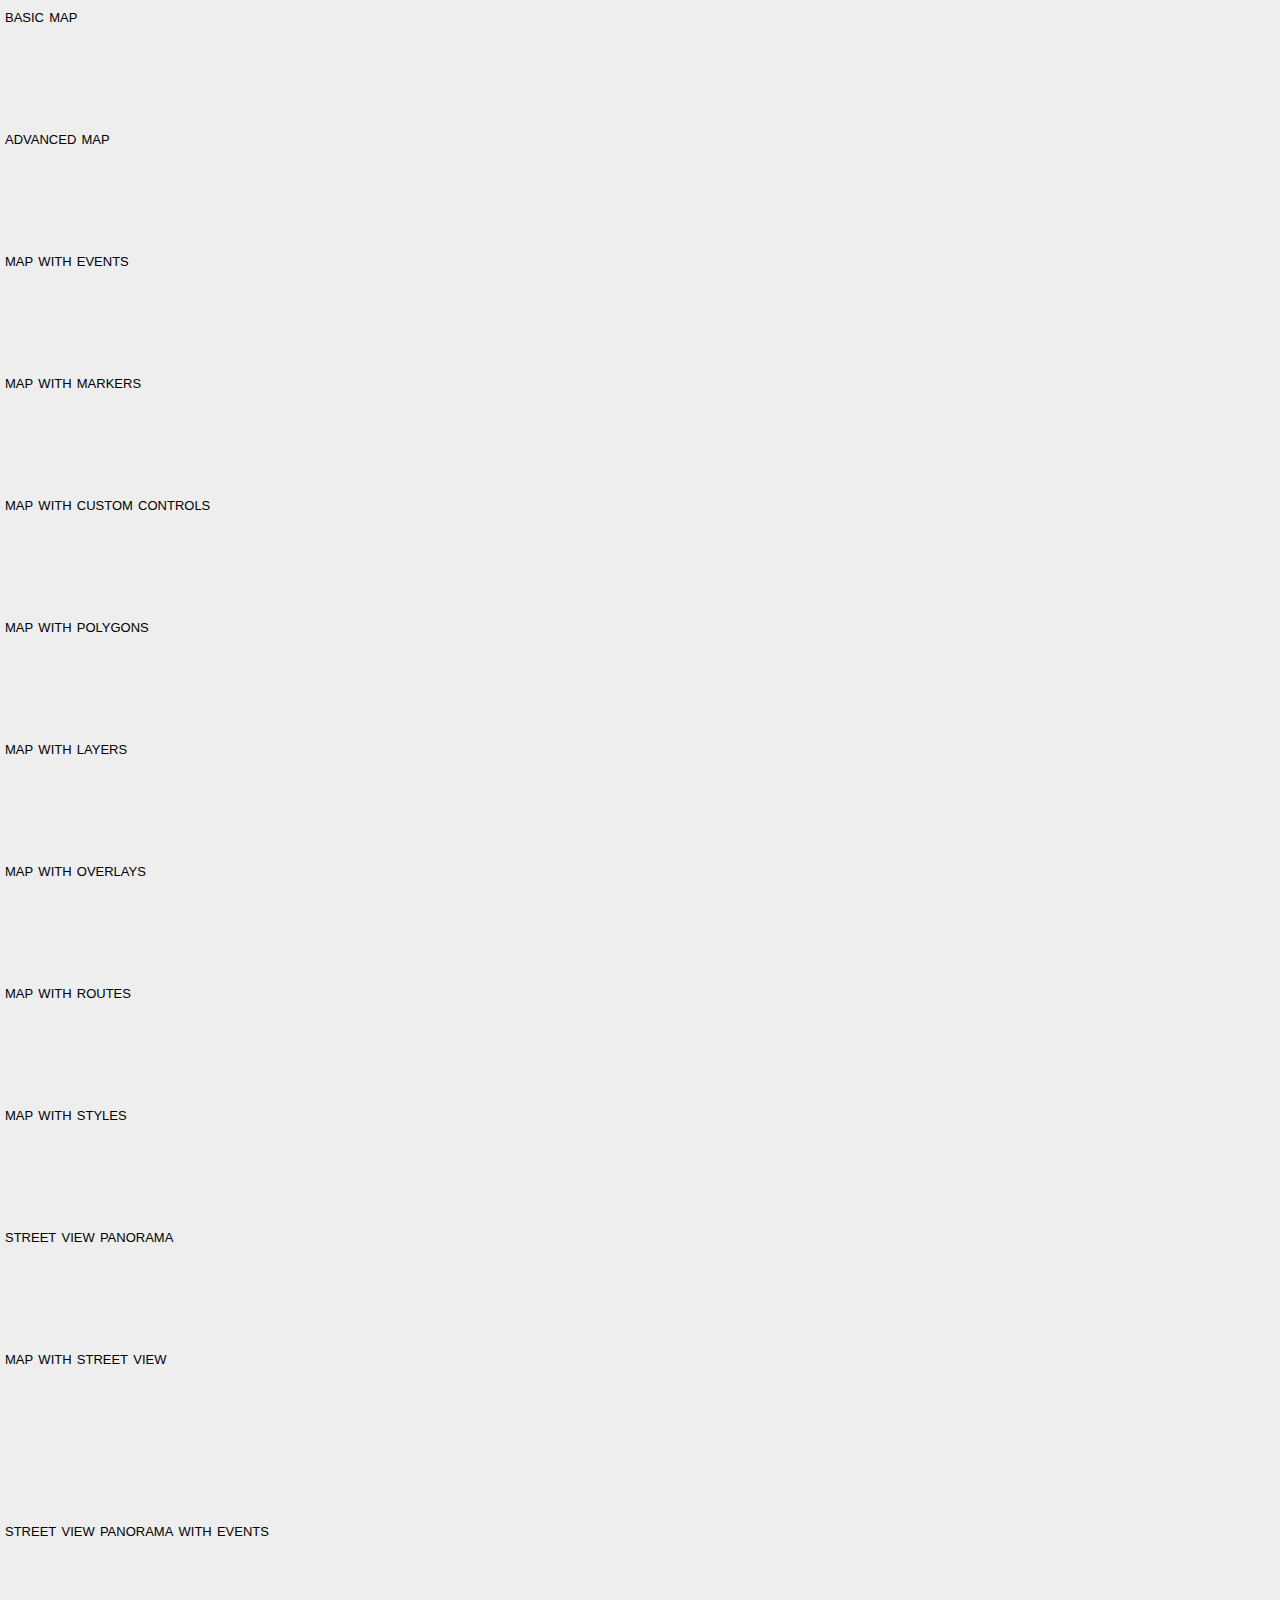
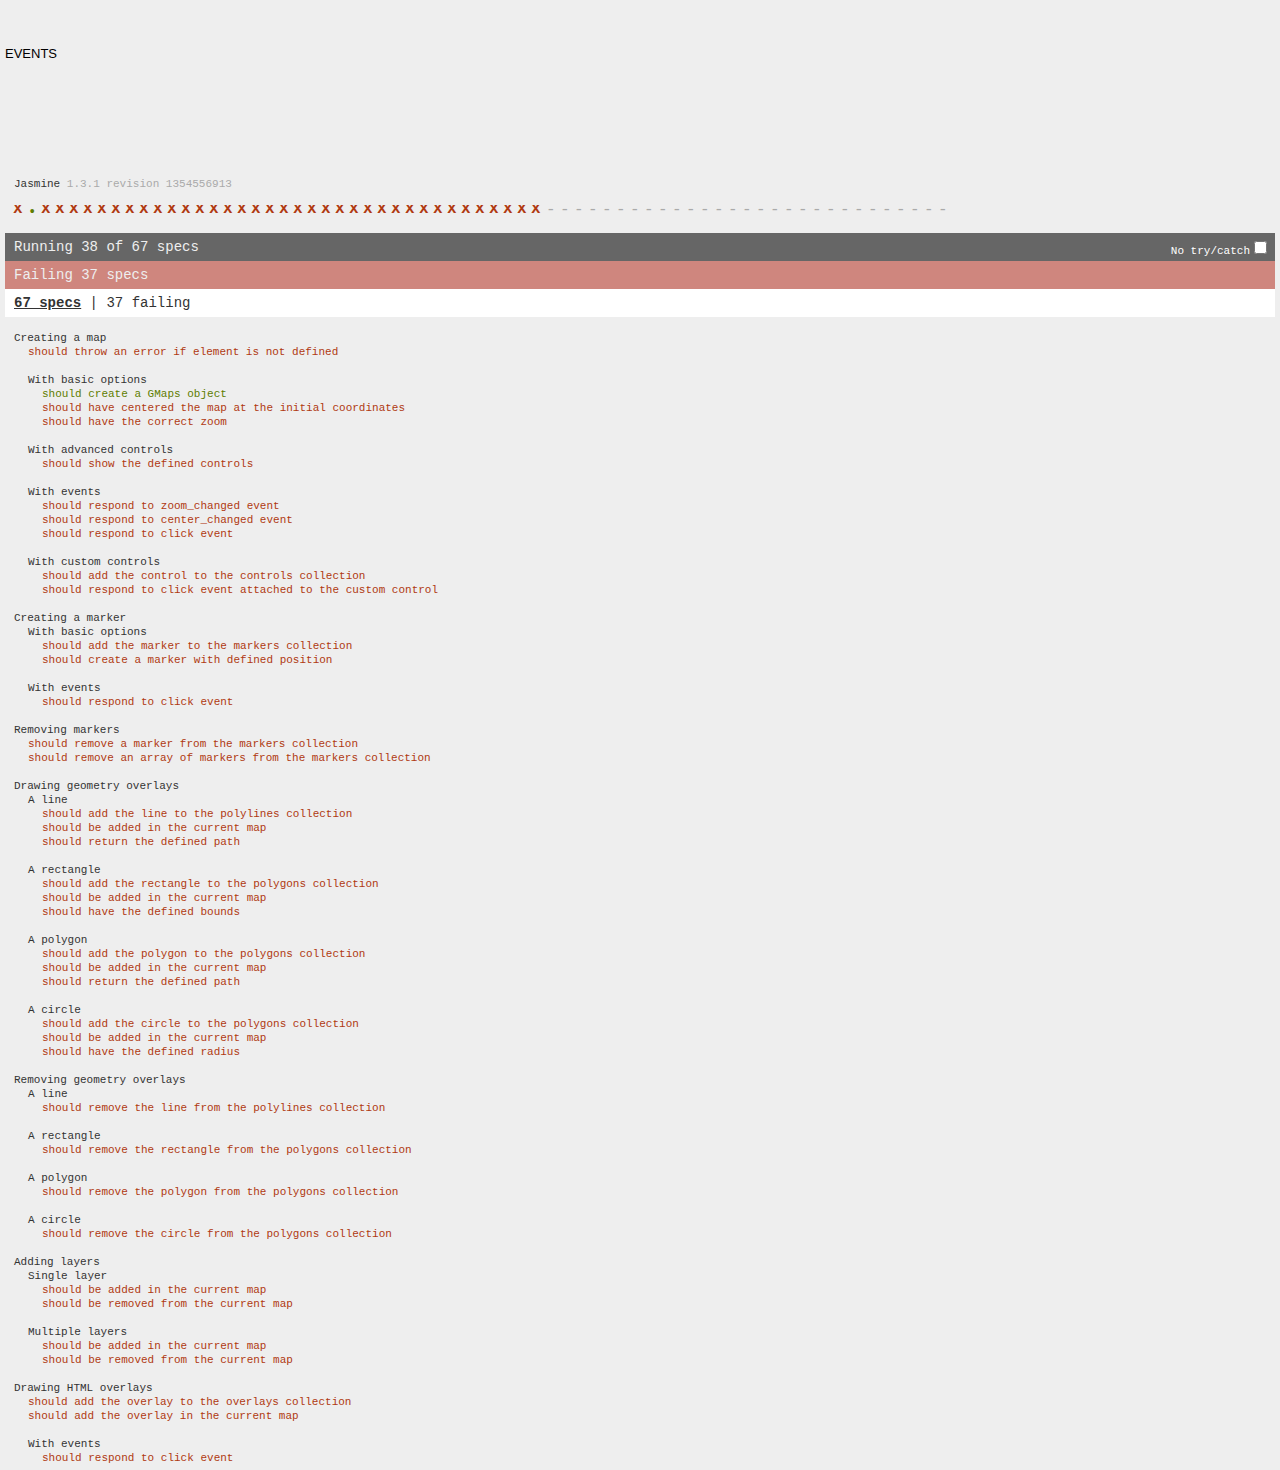
<file: assets/vendor/gmaps/test/index.html>
<!DOCTYPE html>
<html>
<head>
  <title>gmaps.js test</title>
  <link rel="stylesheet" type="text/css" href="lib/jasmine.css" />
  <link rel="stylesheet" href="style.css" />
  <script type="text/javascript" src="lib/jasmine.js"></script>
  <script type="text/javascript" src="lib/jasmine-html.js"></script>

  <script type="text/javascript" src="http://maps.google.com/maps/api/js?sensor=true"></script>
  <script type="text/javascript" src="../gmaps.js"></script>

  <script type="text/javascript" src="spec/MapSpec.js"></script>
  <script type="text/javascript" src="spec/MarkerSpec.js"></script>
  <script type="text/javascript" src="spec/GeometrySpec.js"></script>
  <script type="text/javascript" src="spec/LayerSpec.js"></script>
  <script type="text/javascript" src="spec/OverlaySpec.js"></script>
  <script type="text/javascript" src="spec/RouteSpec.js"></script>
  <script type="text/javascript" src="spec/StyleSpec.js"></script>
  <script type="text/javascript" src="spec/StreetViewSpec.js"></script>
  <script type="text/javascript" src="spec/EventSpec.js"></script>
  <script type="text/javascript" src="spec/ControlSpec.js"></script>

  <script type="text/javascript">
    (function() {
      var jasmineEnv = jasmine.getEnv();
      jasmineEnv.updateInterval = 1000;

      var htmlReporter = new jasmine.HtmlReporter();

      jasmineEnv.addReporter(htmlReporter);

      jasmineEnv.specFilter = function(spec) {
        return htmlReporter.specFilter(spec);
      };

      var currentWindowOnload = window.onload;

      window.onload = function() {
        if (currentWindowOnload) {
          currentWindowOnload();
        }

        execJasmine();
      };

      function execJasmine() {
        jasmineEnv.execute();
      }

    })();
  </script>
</head>
<body>
  <h3>Basic map</h3>
  <div class="map" id="basic-map"></div>
  <h3>Advanced map</h3>
  <div class="map" id="advanced-map"></div>
  <h3>Map with events</h3>
  <div class="map" id="map-with-events"></div>
  <h3>Map with markers</h3>
  <div class="map" id="map-with-markers"></div>
  <h3>Map with custom controls</h3>
  <div class="map" id="map-with-custom-controls"></div>
  <h3>Map with polygons</h3>
  <div class="map" id="map-with-polygons"></div>
  <h3>Map with layers</h3>
  <div class="map" id="map-with-layers"></div>
  <h3>Map with overlays</h3>
  <div class="map" id="map-with-overlays"></div>
  <h3>Map with routes</h3>
  <div class="map" id="map-with-routes"></div>
  <h3>Map with styles</h3>
  <div class="map" id="map-with-styles"></div>
  <h3>Street View Panorama</h3>
  <div class="panorama" id="streetview-standalone-panorama"></div>
  <h3>Map with Street View</h3>
  <div class="with-columns">
    <div class="map" id="map-with-streetview"></div>
    <div class="panorama" id="streetview-panorama"></div>
  </div>
  <h3>Street View Panorama with events</h3>
  <div class="panorama" id="streetview-with-events"></div>
  <h3>Events</h3>
  <div class="map" id="events"></div>
</body>
</html>
</file>
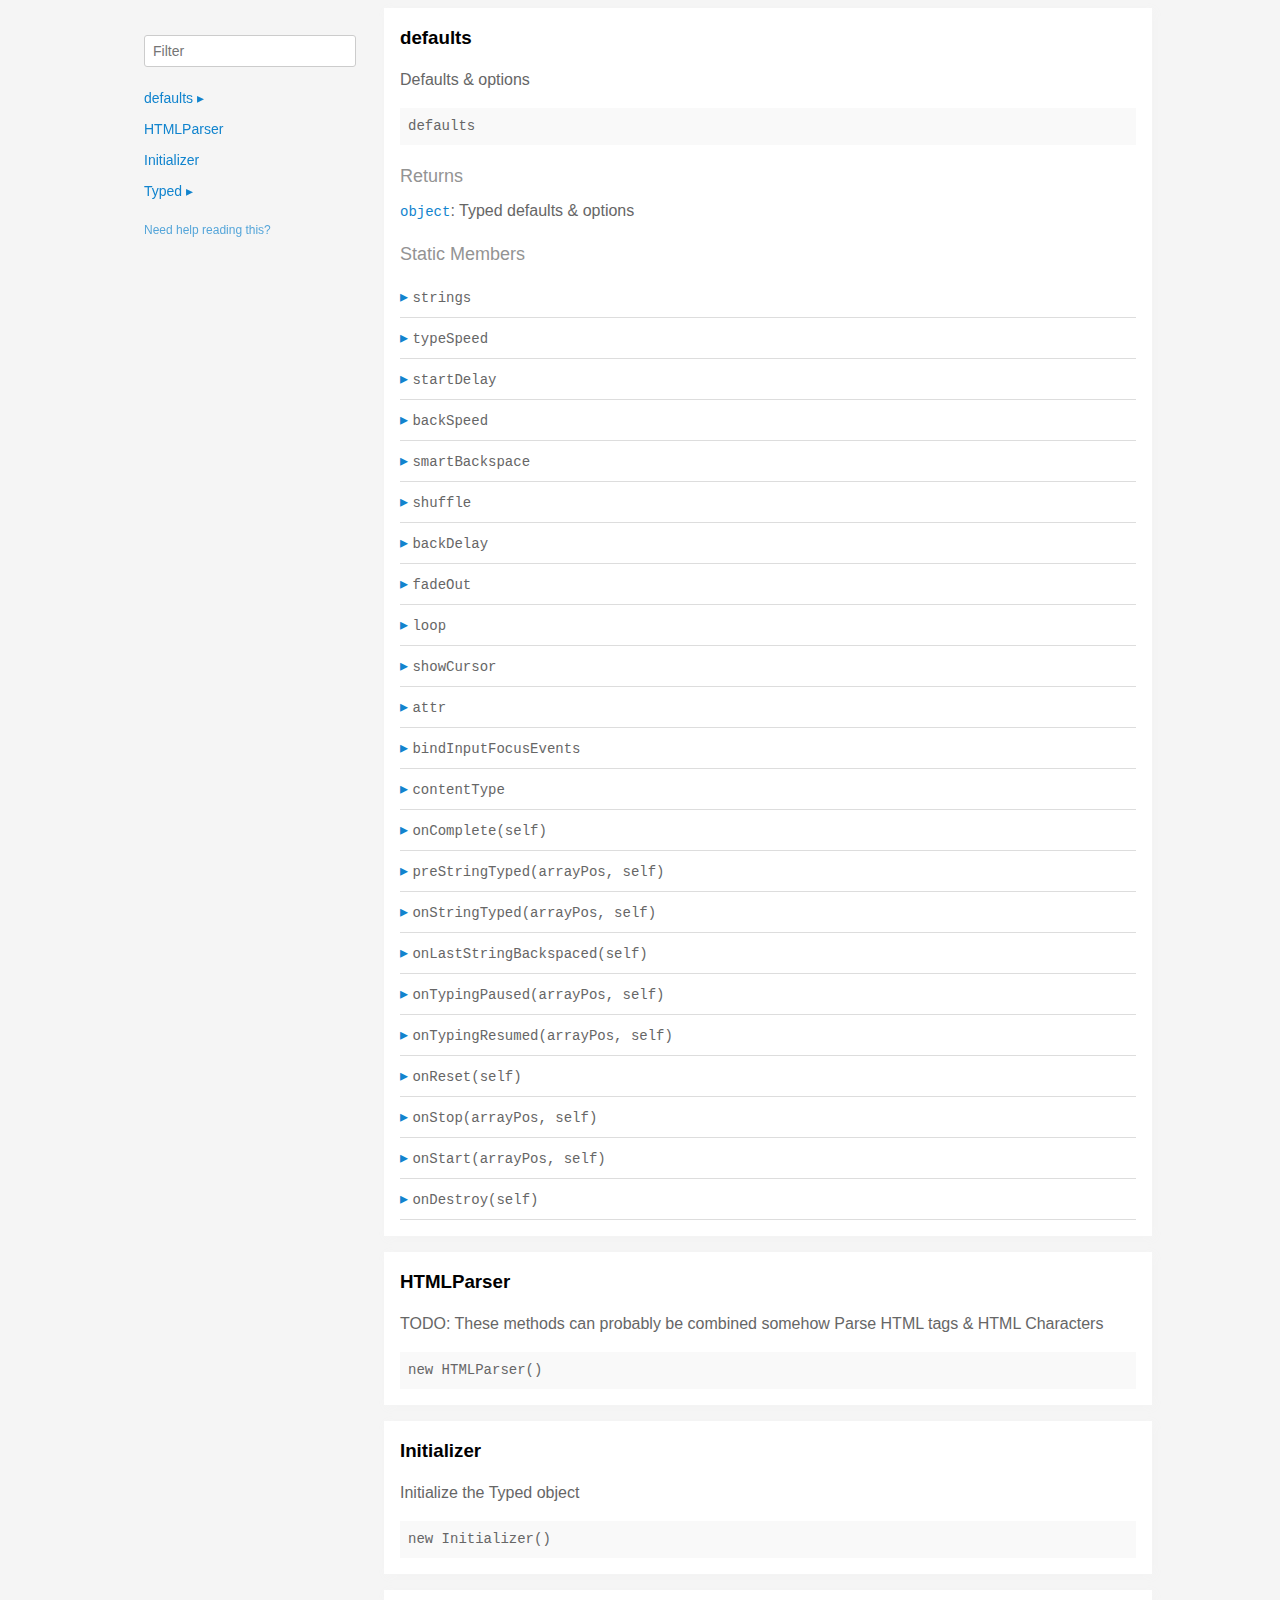
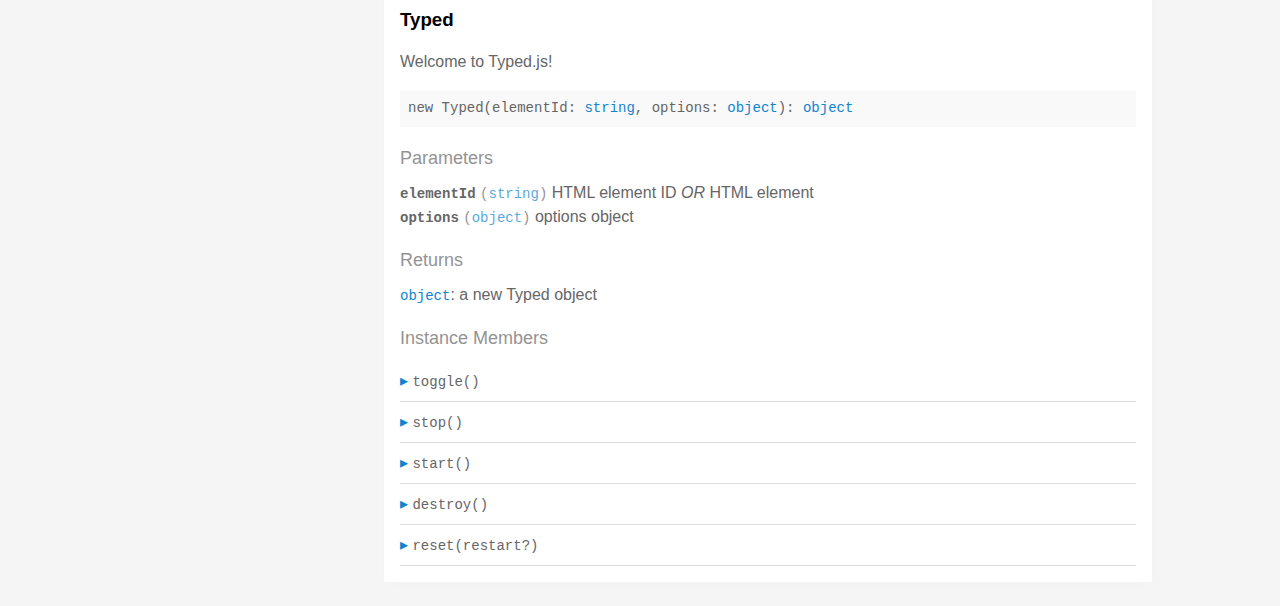
<file: assets/vendor/typed.js/docs/index.html>
<!doctype html>
<html>
<head>
  <meta charset='utf-8' />
  <title>  | Documentation</title>
  <meta name='viewport' content='width=device-width,initial-scale=1'>
  <link href='assets/bass.css' type='text/css' rel='stylesheet' />
  <link href='assets/style.css' type='text/css' rel='stylesheet' />
  <link href='assets/github.css' type='text/css' rel='stylesheet' />
</head>
<body class='documentation'>
  <div class='max-width-4 mx-auto'>
    <div class='clearfix md-mxn2'>
      <div class='fixed xs-hide fix-3 overflow-auto max-height-100'>
        <div class='py1 px2'>
          <h3 class='mb0 no-anchor'></h3>
          <div class='mb1'><code></code></div>
          <input
            placeholder='Filter'
            id='filter-input'
            class='col12 block input'
            type='text' />
          <div id='toc'>
            <ul class='list-reset h5 py1-ul'>
              
                
                <li><a
                  href='#defaults'
                  class=" toggle-sibling">
                  defaults
                  <span class='icon'>▸</span>
                </a>
                
                <div class='toggle-target display-none'>
                  
                  <ul class='list-reset py1-ul pl1'>
                    <li class='h5'><span>Static members</span></li>
                    
                      <li><a
                        href='#defaults.strings'
                        class='regular pre-open'>
                        .strings
                      </a></li>
                    
                      <li><a
                        href='#defaults.typeSpeed'
                        class='regular pre-open'>
                        .typeSpeed
                      </a></li>
                    
                      <li><a
                        href='#defaults.startDelay'
                        class='regular pre-open'>
                        .startDelay
                      </a></li>
                    
                      <li><a
                        href='#defaults.backSpeed'
                        class='regular pre-open'>
                        .backSpeed
                      </a></li>
                    
                      <li><a
                        href='#defaults.smartBackspace'
                        class='regular pre-open'>
                        .smartBackspace
                      </a></li>
                    
                      <li><a
                        href='#defaults.shuffle'
                        class='regular pre-open'>
                        .shuffle
                      </a></li>
                    
                      <li><a
                        href='#defaults.backDelay'
                        class='regular pre-open'>
                        .backDelay
                      </a></li>
                    
                      <li><a
                        href='#defaults.fadeOut'
                        class='regular pre-open'>
                        .fadeOut
                      </a></li>
                    
                      <li><a
                        href='#defaults.loop'
                        class='regular pre-open'>
                        .loop
                      </a></li>
                    
                      <li><a
                        href='#defaults.showCursor'
                        class='regular pre-open'>
                        .showCursor
                      </a></li>
                    
                      <li><a
                        href='#defaults.attr'
                        class='regular pre-open'>
                        .attr
                      </a></li>
                    
                      <li><a
                        href='#defaults.bindInputFocusEvents'
                        class='regular pre-open'>
                        .bindInputFocusEvents
                      </a></li>
                    
                      <li><a
                        href='#defaults.contentType'
                        class='regular pre-open'>
                        .contentType
                      </a></li>
                    
                      <li><a
                        href='#defaults.onComplete'
                        class='regular pre-open'>
                        .onComplete
                      </a></li>
                    
                      <li><a
                        href='#defaults.preStringTyped'
                        class='regular pre-open'>
                        .preStringTyped
                      </a></li>
                    
                      <li><a
                        href='#defaults.onStringTyped'
                        class='regular pre-open'>
                        .onStringTyped
                      </a></li>
                    
                      <li><a
                        href='#defaults.onLastStringBackspaced'
                        class='regular pre-open'>
                        .onLastStringBackspaced
                      </a></li>
                    
                      <li><a
                        href='#defaults.onTypingPaused'
                        class='regular pre-open'>
                        .onTypingPaused
                      </a></li>
                    
                      <li><a
                        href='#defaults.onTypingResumed'
                        class='regular pre-open'>
                        .onTypingResumed
                      </a></li>
                    
                      <li><a
                        href='#defaults.onReset'
                        class='regular pre-open'>
                        .onReset
                      </a></li>
                    
                      <li><a
                        href='#defaults.onStop'
                        class='regular pre-open'>
                        .onStop
                      </a></li>
                    
                      <li><a
                        href='#defaults.onStart'
                        class='regular pre-open'>
                        .onStart
                      </a></li>
                    
                      <li><a
                        href='#defaults.onDestroy'
                        class='regular pre-open'>
                        .onDestroy
                      </a></li>
                    
                    </ul>
                  
                  
                  
                </div>
                
                </li>
              
                
                <li><a
                  href='#htmlparser'
                  class="">
                  HTMLParser
                  
                </a>
                
                </li>
              
                
                <li><a
                  href='#initializer'
                  class="">
                  Initializer
                  
                </a>
                
                </li>
              
                
                <li><a
                  href='#typed'
                  class=" toggle-sibling">
                  Typed
                  <span class='icon'>▸</span>
                </a>
                
                <div class='toggle-target display-none'>
                  
                  
                    <ul class='list-reset py1-ul pl1'>
                      <li class='h5'><span>Instance members</span></li>
                      
                      <li><a
                        href='#Typed#toggle'
                        class='regular pre-open'>
                        #toggle
                      </a></li>
                      
                      <li><a
                        href='#Typed#stop'
                        class='regular pre-open'>
                        #stop
                      </a></li>
                      
                      <li><a
                        href='#Typed#start'
                        class='regular pre-open'>
                        #start
                      </a></li>
                      
                      <li><a
                        href='#Typed#destroy'
                        class='regular pre-open'>
                        #destroy
                      </a></li>
                      
                      <li><a
                        href='#Typed#reset'
                        class='regular pre-open'>
                        #reset
                      </a></li>
                      
                    </ul>
                  
                  
                </div>
                
                </li>
              
            </ul>
          </div>
          <div class='mt1 h6 quiet'>
            <a href='http://documentation.js.org/reading-documentation.html'>Need help reading this?</a>
          </div>
        </div>
      </div>
      <div class='fix-margin-3'>
        
          
            <section class='p2 mb2 clearfix bg-white minishadow'>

  
  <div class='clearfix'>
    
    <h3 class='fl m0' id='defaults'>
      defaults
    </h3>
    
    
  </div>
  

  <p>Defaults &#x26; options</p>


  <div class='pre p1 fill-light mt0'>defaults</div>
  
  

  
  
  
  
  

  

  

  
    
      <div class='py1 quiet mt1 prose-big'>Returns</div>
      <code><a href="https://developer.mozilla.org/en-US/docs/Web/JavaScript/Reference/Global_Objects/Object">object</a></code>:
        Typed defaults &#x26; options

      
    
  

  

  

  
    <div class='py1 quiet mt1 prose-big'>Static Members</div>
    <div class="clearfix">
  
    <div class='border-bottom' id='defaults.strings'>
      <div class="clearfix small pointer toggle-sibling">
        <div class="py1 contain">
            <a class='icon pin-right py1 dark-link caret-right'>▸</a>
            <span class='code strong strong truncate'>strings</span>
        </div>
      </div>
      <div class="clearfix display-none toggle-target">
        <section class='p2 mb2 clearfix bg-white minishadow'>

  

  

  <div class='pre p1 fill-light mt0'>strings</div>
  
  

  
  
  
  
  

  

  
    <div class='py1 quiet mt1 prose-big'>Properties</div>
    <div>
      
        <div class='space-bottom0'>
          <span class='code bold'>strings</span> <code class='quiet'>(<a href="https://developer.mozilla.org/en-US/docs/Web/JavaScript/Reference/Global_Objects/Array">array</a>)</code>
          : strings to be typed

          
        </div>
      
        <div class='space-bottom0'>
          <span class='code bold'>stringsElement</span> <code class='quiet'>(<a href="https://developer.mozilla.org/en-US/docs/Web/JavaScript/Reference/Global_Objects/String">string</a>)</code>
          : ID of element containing string children

          
        </div>
      
    </div>
  

  

  

  

  

  

  
</section>

      </div>
    </div>
  
    <div class='border-bottom' id='defaults.typeSpeed'>
      <div class="clearfix small pointer toggle-sibling">
        <div class="py1 contain">
            <a class='icon pin-right py1 dark-link caret-right'>▸</a>
            <span class='code strong strong truncate'>typeSpeed</span>
        </div>
      </div>
      <div class="clearfix display-none toggle-target">
        <section class='p2 mb2 clearfix bg-white minishadow'>

  

  

  <div class='pre p1 fill-light mt0'>typeSpeed</div>
  
  

  
  
  
  
  

  

  
    <div class='py1 quiet mt1 prose-big'>Properties</div>
    <div>
      
        <div class='space-bottom0'>
          <span class='code bold'>typeSpeed</span> <code class='quiet'>(<a href="https://developer.mozilla.org/en-US/docs/Web/JavaScript/Reference/Global_Objects/Number">number</a>)</code>
          : type speed in milliseconds

          
        </div>
      
    </div>
  

  

  

  

  

  

  
</section>

      </div>
    </div>
  
    <div class='border-bottom' id='defaults.startDelay'>
      <div class="clearfix small pointer toggle-sibling">
        <div class="py1 contain">
            <a class='icon pin-right py1 dark-link caret-right'>▸</a>
            <span class='code strong strong truncate'>startDelay</span>
        </div>
      </div>
      <div class="clearfix display-none toggle-target">
        <section class='p2 mb2 clearfix bg-white minishadow'>

  

  

  <div class='pre p1 fill-light mt0'>startDelay</div>
  
  

  
  
  
  
  

  

  
    <div class='py1 quiet mt1 prose-big'>Properties</div>
    <div>
      
        <div class='space-bottom0'>
          <span class='code bold'>startDelay</span> <code class='quiet'>(<a href="https://developer.mozilla.org/en-US/docs/Web/JavaScript/Reference/Global_Objects/Number">number</a>)</code>
          : time before typing starts in milliseconds

          
        </div>
      
    </div>
  

  

  

  

  

  

  
</section>

      </div>
    </div>
  
    <div class='border-bottom' id='defaults.backSpeed'>
      <div class="clearfix small pointer toggle-sibling">
        <div class="py1 contain">
            <a class='icon pin-right py1 dark-link caret-right'>▸</a>
            <span class='code strong strong truncate'>backSpeed</span>
        </div>
      </div>
      <div class="clearfix display-none toggle-target">
        <section class='p2 mb2 clearfix bg-white minishadow'>

  

  

  <div class='pre p1 fill-light mt0'>backSpeed</div>
  
  

  
  
  
  
  

  

  
    <div class='py1 quiet mt1 prose-big'>Properties</div>
    <div>
      
        <div class='space-bottom0'>
          <span class='code bold'>backSpeed</span> <code class='quiet'>(<a href="https://developer.mozilla.org/en-US/docs/Web/JavaScript/Reference/Global_Objects/Number">number</a>)</code>
          : backspacing speed in milliseconds

          
        </div>
      
    </div>
  

  

  

  

  

  

  
</section>

      </div>
    </div>
  
    <div class='border-bottom' id='defaults.smartBackspace'>
      <div class="clearfix small pointer toggle-sibling">
        <div class="py1 contain">
            <a class='icon pin-right py1 dark-link caret-right'>▸</a>
            <span class='code strong strong truncate'>smartBackspace</span>
        </div>
      </div>
      <div class="clearfix display-none toggle-target">
        <section class='p2 mb2 clearfix bg-white minishadow'>

  

  

  <div class='pre p1 fill-light mt0'>smartBackspace</div>
  
  

  
  
  
  
  

  

  
    <div class='py1 quiet mt1 prose-big'>Properties</div>
    <div>
      
        <div class='space-bottom0'>
          <span class='code bold'>smartBackspace</span> <code class='quiet'>(<a href="https://developer.mozilla.org/en-US/docs/Web/JavaScript/Reference/Global_Objects/Boolean">boolean</a>)</code>
          : only backspace what doesn't match the previous string

          
        </div>
      
    </div>
  

  

  

  

  

  

  
</section>

      </div>
    </div>
  
    <div class='border-bottom' id='defaults.shuffle'>
      <div class="clearfix small pointer toggle-sibling">
        <div class="py1 contain">
            <a class='icon pin-right py1 dark-link caret-right'>▸</a>
            <span class='code strong strong truncate'>shuffle</span>
        </div>
      </div>
      <div class="clearfix display-none toggle-target">
        <section class='p2 mb2 clearfix bg-white minishadow'>

  

  

  <div class='pre p1 fill-light mt0'>shuffle</div>
  
  

  
  
  
  
  

  

  
    <div class='py1 quiet mt1 prose-big'>Properties</div>
    <div>
      
        <div class='space-bottom0'>
          <span class='code bold'>shuffle</span> <code class='quiet'>(<a href="https://developer.mozilla.org/en-US/docs/Web/JavaScript/Reference/Global_Objects/Boolean">boolean</a>)</code>
          : shuffle the strings

          
        </div>
      
    </div>
  

  

  

  

  

  

  
</section>

      </div>
    </div>
  
    <div class='border-bottom' id='defaults.backDelay'>
      <div class="clearfix small pointer toggle-sibling">
        <div class="py1 contain">
            <a class='icon pin-right py1 dark-link caret-right'>▸</a>
            <span class='code strong strong truncate'>backDelay</span>
        </div>
      </div>
      <div class="clearfix display-none toggle-target">
        <section class='p2 mb2 clearfix bg-white minishadow'>

  

  

  <div class='pre p1 fill-light mt0'>backDelay</div>
  
  

  
  
  
  
  

  

  
    <div class='py1 quiet mt1 prose-big'>Properties</div>
    <div>
      
        <div class='space-bottom0'>
          <span class='code bold'>backDelay</span> <code class='quiet'>(<a href="https://developer.mozilla.org/en-US/docs/Web/JavaScript/Reference/Global_Objects/Number">number</a>)</code>
          : time before backspacing in milliseconds

          
        </div>
      
    </div>
  

  

  

  

  

  

  
</section>

      </div>
    </div>
  
    <div class='border-bottom' id='defaults.fadeOut'>
      <div class="clearfix small pointer toggle-sibling">
        <div class="py1 contain">
            <a class='icon pin-right py1 dark-link caret-right'>▸</a>
            <span class='code strong strong truncate'>fadeOut</span>
        </div>
      </div>
      <div class="clearfix display-none toggle-target">
        <section class='p2 mb2 clearfix bg-white minishadow'>

  

  

  <div class='pre p1 fill-light mt0'>fadeOut</div>
  
  

  
  
  
  
  

  

  
    <div class='py1 quiet mt1 prose-big'>Properties</div>
    <div>
      
        <div class='space-bottom0'>
          <span class='code bold'>fadeOut</span> <code class='quiet'>(<a href="https://developer.mozilla.org/en-US/docs/Web/JavaScript/Reference/Global_Objects/Boolean">boolean</a>)</code>
          : Fade out instead of backspace

          
        </div>
      
        <div class='space-bottom0'>
          <span class='code bold'>fadeOutClass</span> <code class='quiet'>(<a href="https://developer.mozilla.org/en-US/docs/Web/JavaScript/Reference/Global_Objects/String">string</a>)</code>
          : css class for fade animation

          
        </div>
      
        <div class='space-bottom0'>
          <span class='code bold'>fadeOutDelay</span> <code class='quiet'>(<a href="https://developer.mozilla.org/en-US/docs/Web/JavaScript/Reference/Global_Objects/Boolean">boolean</a>)</code>
          : Fade out delay in milliseconds

          
        </div>
      
    </div>
  

  

  

  

  

  

  
</section>

      </div>
    </div>
  
    <div class='border-bottom' id='defaults.loop'>
      <div class="clearfix small pointer toggle-sibling">
        <div class="py1 contain">
            <a class='icon pin-right py1 dark-link caret-right'>▸</a>
            <span class='code strong strong truncate'>loop</span>
        </div>
      </div>
      <div class="clearfix display-none toggle-target">
        <section class='p2 mb2 clearfix bg-white minishadow'>

  

  

  <div class='pre p1 fill-light mt0'>loop</div>
  
  

  
  
  
  
  

  

  
    <div class='py1 quiet mt1 prose-big'>Properties</div>
    <div>
      
        <div class='space-bottom0'>
          <span class='code bold'>loop</span> <code class='quiet'>(<a href="https://developer.mozilla.org/en-US/docs/Web/JavaScript/Reference/Global_Objects/Boolean">boolean</a>)</code>
          : loop strings

          
        </div>
      
        <div class='space-bottom0'>
          <span class='code bold'>loopCount</span> <code class='quiet'>(<a href="https://developer.mozilla.org/en-US/docs/Web/JavaScript/Reference/Global_Objects/Number">number</a>)</code>
          : amount of loops

          
        </div>
      
    </div>
  

  

  

  

  

  

  
</section>

      </div>
    </div>
  
    <div class='border-bottom' id='defaults.showCursor'>
      <div class="clearfix small pointer toggle-sibling">
        <div class="py1 contain">
            <a class='icon pin-right py1 dark-link caret-right'>▸</a>
            <span class='code strong strong truncate'>showCursor</span>
        </div>
      </div>
      <div class="clearfix display-none toggle-target">
        <section class='p2 mb2 clearfix bg-white minishadow'>

  

  

  <div class='pre p1 fill-light mt0'>showCursor</div>
  
  

  
  
  
  
  

  

  
    <div class='py1 quiet mt1 prose-big'>Properties</div>
    <div>
      
        <div class='space-bottom0'>
          <span class='code bold'>showCursor</span> <code class='quiet'>(<a href="https://developer.mozilla.org/en-US/docs/Web/JavaScript/Reference/Global_Objects/Boolean">boolean</a>)</code>
          : show cursor

          
        </div>
      
        <div class='space-bottom0'>
          <span class='code bold'>cursorChar</span> <code class='quiet'>(<a href="https://developer.mozilla.org/en-US/docs/Web/JavaScript/Reference/Global_Objects/String">string</a>)</code>
          : character for cursor

          
        </div>
      
        <div class='space-bottom0'>
          <span class='code bold'>autoInsertCss</span> <code class='quiet'>(<a href="https://developer.mozilla.org/en-US/docs/Web/JavaScript/Reference/Global_Objects/Boolean">boolean</a>)</code>
          : insert CSS for cursor and fadeOut into HTML 
<head>

          
        </div>
      
    </div>
  

  

  

  

  

  

  
</section>

      </div>
    </div>
  
    <div class='border-bottom' id='defaults.attr'>
      <div class="clearfix small pointer toggle-sibling">
        <div class="py1 contain">
            <a class='icon pin-right py1 dark-link caret-right'>▸</a>
            <span class='code strong strong truncate'>attr</span>
        </div>
      </div>
      <div class="clearfix display-none toggle-target">
        <section class='p2 mb2 clearfix bg-white minishadow'>

  

  

  <div class='pre p1 fill-light mt0'>attr</div>
  
  

  
  
  
  
  

  

  
    <div class='py1 quiet mt1 prose-big'>Properties</div>
    <div>
      
        <div class='space-bottom0'>
          <span class='code bold'>attr</span> <code class='quiet'>(<a href="https://developer.mozilla.org/en-US/docs/Web/JavaScript/Reference/Global_Objects/String">string</a>)</code>
          : attribute for typing
Ex: input placeholder, value, or just HTML text

          
        </div>
      
    </div>
  

  

  

  

  

  

  
</section>

      </div>
    </div>
  
    <div class='border-bottom' id='defaults.bindInputFocusEvents'>
      <div class="clearfix small pointer toggle-sibling">
        <div class="py1 contain">
            <a class='icon pin-right py1 dark-link caret-right'>▸</a>
            <span class='code strong strong truncate'>bindInputFocusEvents</span>
        </div>
      </div>
      <div class="clearfix display-none toggle-target">
        <section class='p2 mb2 clearfix bg-white minishadow'>

  

  

  <div class='pre p1 fill-light mt0'>bindInputFocusEvents</div>
  
  

  
  
  
  
  

  

  
    <div class='py1 quiet mt1 prose-big'>Properties</div>
    <div>
      
        <div class='space-bottom0'>
          <span class='code bold'>bindInputFocusEvents</span> <code class='quiet'>(<a href="https://developer.mozilla.org/en-US/docs/Web/JavaScript/Reference/Global_Objects/Boolean">boolean</a>)</code>
          : bind to focus and blur if el is text input

          
        </div>
      
    </div>
  

  

  

  

  

  

  
</section>

      </div>
    </div>
  
    <div class='border-bottom' id='defaults.contentType'>
      <div class="clearfix small pointer toggle-sibling">
        <div class="py1 contain">
            <a class='icon pin-right py1 dark-link caret-right'>▸</a>
            <span class='code strong strong truncate'>contentType</span>
        </div>
      </div>
      <div class="clearfix display-none toggle-target">
        <section class='p2 mb2 clearfix bg-white minishadow'>

  

  

  <div class='pre p1 fill-light mt0'>contentType</div>
  
  

  
  
  
  
  

  

  
    <div class='py1 quiet mt1 prose-big'>Properties</div>
    <div>
      
        <div class='space-bottom0'>
          <span class='code bold'>contentType</span> <code class='quiet'>(<a href="https://developer.mozilla.org/en-US/docs/Web/JavaScript/Reference/Global_Objects/String">string</a>)</code>
          : 'html' or 'null' for plaintext

          
        </div>
      
    </div>
  

  

  

  

  

  

  
</section>

      </div>
    </div>
  
    <div class='border-bottom' id='defaults.onComplete'>
      <div class="clearfix small pointer toggle-sibling">
        <div class="py1 contain">
            <a class='icon pin-right py1 dark-link caret-right'>▸</a>
            <span class='code strong strong truncate'>onComplete(self)</span>
        </div>
      </div>
      <div class="clearfix display-none toggle-target">
        <section class='p2 mb2 clearfix bg-white minishadow'>

  

  <p>All typing is complete</p>


  <div class='pre p1 fill-light mt0'>onComplete(self: <a href="#typed">Typed</a>)</div>
  
  

  
  
  
  
  

  
    <div class='py1 quiet mt1 prose-big'>Parameters</div>
    <div class='prose'>
      
        <div class='space-bottom0'>
          <div>
            <span class='code bold'>self</span> <code class='quiet'>(<a href="#typed">Typed</a>)</code>
	    
          </div>
          
        </div>
      
    </div>
  

  

  

  

  

  

  

  
</section>

      </div>
    </div>
  
    <div class='border-bottom' id='defaults.preStringTyped'>
      <div class="clearfix small pointer toggle-sibling">
        <div class="py1 contain">
            <a class='icon pin-right py1 dark-link caret-right'>▸</a>
            <span class='code strong strong truncate'>preStringTyped(arrayPos, self)</span>
        </div>
      </div>
      <div class="clearfix display-none toggle-target">
        <section class='p2 mb2 clearfix bg-white minishadow'>

  

  <p>Before each string is typed</p>


  <div class='pre p1 fill-light mt0'>preStringTyped(arrayPos: <a href="https://developer.mozilla.org/en-US/docs/Web/JavaScript/Reference/Global_Objects/Number">number</a>, self: <a href="#typed">Typed</a>)</div>
  
  

  
  
  
  
  

  
    <div class='py1 quiet mt1 prose-big'>Parameters</div>
    <div class='prose'>
      
        <div class='space-bottom0'>
          <div>
            <span class='code bold'>arrayPos</span> <code class='quiet'>(<a href="https://developer.mozilla.org/en-US/docs/Web/JavaScript/Reference/Global_Objects/Number">number</a>)</code>
	    
          </div>
          
        </div>
      
        <div class='space-bottom0'>
          <div>
            <span class='code bold'>self</span> <code class='quiet'>(<a href="#typed">Typed</a>)</code>
	    
          </div>
          
        </div>
      
    </div>
  

  

  

  

  

  

  

  
</section>

      </div>
    </div>
  
    <div class='border-bottom' id='defaults.onStringTyped'>
      <div class="clearfix small pointer toggle-sibling">
        <div class="py1 contain">
            <a class='icon pin-right py1 dark-link caret-right'>▸</a>
            <span class='code strong strong truncate'>onStringTyped(arrayPos, self)</span>
        </div>
      </div>
      <div class="clearfix display-none toggle-target">
        <section class='p2 mb2 clearfix bg-white minishadow'>

  

  <p>After each string is typed</p>


  <div class='pre p1 fill-light mt0'>onStringTyped(arrayPos: <a href="https://developer.mozilla.org/en-US/docs/Web/JavaScript/Reference/Global_Objects/Number">number</a>, self: <a href="#typed">Typed</a>)</div>
  
  

  
  
  
  
  

  
    <div class='py1 quiet mt1 prose-big'>Parameters</div>
    <div class='prose'>
      
        <div class='space-bottom0'>
          <div>
            <span class='code bold'>arrayPos</span> <code class='quiet'>(<a href="https://developer.mozilla.org/en-US/docs/Web/JavaScript/Reference/Global_Objects/Number">number</a>)</code>
	    
          </div>
          
        </div>
      
        <div class='space-bottom0'>
          <div>
            <span class='code bold'>self</span> <code class='quiet'>(<a href="#typed">Typed</a>)</code>
	    
          </div>
          
        </div>
      
    </div>
  

  

  

  

  

  

  

  
</section>

      </div>
    </div>
  
    <div class='border-bottom' id='defaults.onLastStringBackspaced'>
      <div class="clearfix small pointer toggle-sibling">
        <div class="py1 contain">
            <a class='icon pin-right py1 dark-link caret-right'>▸</a>
            <span class='code strong strong truncate'>onLastStringBackspaced(self)</span>
        </div>
      </div>
      <div class="clearfix display-none toggle-target">
        <section class='p2 mb2 clearfix bg-white minishadow'>

  

  <p>During looping, after last string is typed</p>


  <div class='pre p1 fill-light mt0'>onLastStringBackspaced(self: <a href="#typed">Typed</a>)</div>
  
  

  
  
  
  
  

  
    <div class='py1 quiet mt1 prose-big'>Parameters</div>
    <div class='prose'>
      
        <div class='space-bottom0'>
          <div>
            <span class='code bold'>self</span> <code class='quiet'>(<a href="#typed">Typed</a>)</code>
	    
          </div>
          
        </div>
      
    </div>
  

  

  

  

  

  

  

  
</section>

      </div>
    </div>
  
    <div class='border-bottom' id='defaults.onTypingPaused'>
      <div class="clearfix small pointer toggle-sibling">
        <div class="py1 contain">
            <a class='icon pin-right py1 dark-link caret-right'>▸</a>
            <span class='code strong strong truncate'>onTypingPaused(arrayPos, self)</span>
        </div>
      </div>
      <div class="clearfix display-none toggle-target">
        <section class='p2 mb2 clearfix bg-white minishadow'>

  

  <p>Typing has been stopped</p>


  <div class='pre p1 fill-light mt0'>onTypingPaused(arrayPos: <a href="https://developer.mozilla.org/en-US/docs/Web/JavaScript/Reference/Global_Objects/Number">number</a>, self: <a href="#typed">Typed</a>)</div>
  
  

  
  
  
  
  

  
    <div class='py1 quiet mt1 prose-big'>Parameters</div>
    <div class='prose'>
      
        <div class='space-bottom0'>
          <div>
            <span class='code bold'>arrayPos</span> <code class='quiet'>(<a href="https://developer.mozilla.org/en-US/docs/Web/JavaScript/Reference/Global_Objects/Number">number</a>)</code>
	    
          </div>
          
        </div>
      
        <div class='space-bottom0'>
          <div>
            <span class='code bold'>self</span> <code class='quiet'>(<a href="#typed">Typed</a>)</code>
	    
          </div>
          
        </div>
      
    </div>
  

  

  

  

  

  

  

  
</section>

      </div>
    </div>
  
    <div class='border-bottom' id='defaults.onTypingResumed'>
      <div class="clearfix small pointer toggle-sibling">
        <div class="py1 contain">
            <a class='icon pin-right py1 dark-link caret-right'>▸</a>
            <span class='code strong strong truncate'>onTypingResumed(arrayPos, self)</span>
        </div>
      </div>
      <div class="clearfix display-none toggle-target">
        <section class='p2 mb2 clearfix bg-white minishadow'>

  

  <p>Typing has been started after being stopped</p>


  <div class='pre p1 fill-light mt0'>onTypingResumed(arrayPos: <a href="https://developer.mozilla.org/en-US/docs/Web/JavaScript/Reference/Global_Objects/Number">number</a>, self: <a href="#typed">Typed</a>)</div>
  
  

  
  
  
  
  

  
    <div class='py1 quiet mt1 prose-big'>Parameters</div>
    <div class='prose'>
      
        <div class='space-bottom0'>
          <div>
            <span class='code bold'>arrayPos</span> <code class='quiet'>(<a href="https://developer.mozilla.org/en-US/docs/Web/JavaScript/Reference/Global_Objects/Number">number</a>)</code>
	    
          </div>
          
        </div>
      
        <div class='space-bottom0'>
          <div>
            <span class='code bold'>self</span> <code class='quiet'>(<a href="#typed">Typed</a>)</code>
	    
          </div>
          
        </div>
      
    </div>
  

  

  

  

  

  

  

  
</section>

      </div>
    </div>
  
    <div class='border-bottom' id='defaults.onReset'>
      <div class="clearfix small pointer toggle-sibling">
        <div class="py1 contain">
            <a class='icon pin-right py1 dark-link caret-right'>▸</a>
            <span class='code strong strong truncate'>onReset(self)</span>
        </div>
      </div>
      <div class="clearfix display-none toggle-target">
        <section class='p2 mb2 clearfix bg-white minishadow'>

  

  <p>After reset</p>


  <div class='pre p1 fill-light mt0'>onReset(self: <a href="#typed">Typed</a>)</div>
  
  

  
  
  
  
  

  
    <div class='py1 quiet mt1 prose-big'>Parameters</div>
    <div class='prose'>
      
        <div class='space-bottom0'>
          <div>
            <span class='code bold'>self</span> <code class='quiet'>(<a href="#typed">Typed</a>)</code>
	    
          </div>
          
        </div>
      
    </div>
  

  

  

  

  

  

  

  
</section>

      </div>
    </div>
  
    <div class='border-bottom' id='defaults.onStop'>
      <div class="clearfix small pointer toggle-sibling">
        <div class="py1 contain">
            <a class='icon pin-right py1 dark-link caret-right'>▸</a>
            <span class='code strong strong truncate'>onStop(arrayPos, self)</span>
        </div>
      </div>
      <div class="clearfix display-none toggle-target">
        <section class='p2 mb2 clearfix bg-white minishadow'>

  

  <p>After stop</p>


  <div class='pre p1 fill-light mt0'>onStop(arrayPos: <a href="https://developer.mozilla.org/en-US/docs/Web/JavaScript/Reference/Global_Objects/Number">number</a>, self: <a href="#typed">Typed</a>)</div>
  
  

  
  
  
  
  

  
    <div class='py1 quiet mt1 prose-big'>Parameters</div>
    <div class='prose'>
      
        <div class='space-bottom0'>
          <div>
            <span class='code bold'>arrayPos</span> <code class='quiet'>(<a href="https://developer.mozilla.org/en-US/docs/Web/JavaScript/Reference/Global_Objects/Number">number</a>)</code>
	    
          </div>
          
        </div>
      
        <div class='space-bottom0'>
          <div>
            <span class='code bold'>self</span> <code class='quiet'>(<a href="#typed">Typed</a>)</code>
	    
          </div>
          
        </div>
      
    </div>
  

  

  

  

  

  

  

  
</section>

      </div>
    </div>
  
    <div class='border-bottom' id='defaults.onStart'>
      <div class="clearfix small pointer toggle-sibling">
        <div class="py1 contain">
            <a class='icon pin-right py1 dark-link caret-right'>▸</a>
            <span class='code strong strong truncate'>onStart(arrayPos, self)</span>
        </div>
      </div>
      <div class="clearfix display-none toggle-target">
        <section class='p2 mb2 clearfix bg-white minishadow'>

  

  <p>After start</p>


  <div class='pre p1 fill-light mt0'>onStart(arrayPos: <a href="https://developer.mozilla.org/en-US/docs/Web/JavaScript/Reference/Global_Objects/Number">number</a>, self: <a href="#typed">Typed</a>)</div>
  
  

  
  
  
  
  

  
    <div class='py1 quiet mt1 prose-big'>Parameters</div>
    <div class='prose'>
      
        <div class='space-bottom0'>
          <div>
            <span class='code bold'>arrayPos</span> <code class='quiet'>(<a href="https://developer.mozilla.org/en-US/docs/Web/JavaScript/Reference/Global_Objects/Number">number</a>)</code>
	    
          </div>
          
        </div>
      
        <div class='space-bottom0'>
          <div>
            <span class='code bold'>self</span> <code class='quiet'>(<a href="#typed">Typed</a>)</code>
	    
          </div>
          
        </div>
      
    </div>
  

  

  

  

  

  

  

  
</section>

      </div>
    </div>
  
    <div class='border-bottom' id='defaults.onDestroy'>
      <div class="clearfix small pointer toggle-sibling">
        <div class="py1 contain">
            <a class='icon pin-right py1 dark-link caret-right'>▸</a>
            <span class='code strong strong truncate'>onDestroy(self)</span>
        </div>
      </div>
      <div class="clearfix display-none toggle-target">
        <section class='p2 mb2 clearfix bg-white minishadow'>

  

  <p>After destroy</p>


  <div class='pre p1 fill-light mt0'>onDestroy(self: <a href="#typed">Typed</a>)</div>
  
  

  
  
  
  
  

  
    <div class='py1 quiet mt1 prose-big'>Parameters</div>
    <div class='prose'>
      
        <div class='space-bottom0'>
          <div>
            <span class='code bold'>self</span> <code class='quiet'>(<a href="#typed">Typed</a>)</code>
	    
          </div>
          
        </div>
      
    </div>
  

  

  

  

  

  

  

  
</section>

      </div>
    </div>
  
</div>

  

  

  
</section>

          
        
          
            <section class='p2 mb2 clearfix bg-white minishadow'>

  
  <div class='clearfix'>
    
    <h3 class='fl m0' id='htmlparser'>
      HTMLParser
    </h3>
    
    
  </div>
  

  <p>TODO: These methods can probably be combined somehow
Parse HTML tags &#x26; HTML Characters</p>


  <div class='pre p1 fill-light mt0'>new HTMLParser()</div>
  
  

  
  
  
  
  

  

  

  

  

  

  

  

  
</section>

          
        
          
            <section class='p2 mb2 clearfix bg-white minishadow'>

  
  <div class='clearfix'>
    
    <h3 class='fl m0' id='initializer'>
      Initializer
    </h3>
    
    
  </div>
  

  <p>Initialize the Typed object</p>


  <div class='pre p1 fill-light mt0'>new Initializer()</div>
  
  

  
  
  
  
  

  

  

  

  

  

  

  

  
</section>

          
        
          
            <section class='p2 mb2 clearfix bg-white minishadow'>

  
  <div class='clearfix'>
    
    <h3 class='fl m0' id='typed'>
      Typed
    </h3>
    
    
  </div>
  

  <p>Welcome to Typed.js!</p>


  <div class='pre p1 fill-light mt0'>new Typed(elementId: <a href="https://developer.mozilla.org/en-US/docs/Web/JavaScript/Reference/Global_Objects/String">string</a>, options: <a href="https://developer.mozilla.org/en-US/docs/Web/JavaScript/Reference/Global_Objects/Object">object</a>): <a href="https://developer.mozilla.org/en-US/docs/Web/JavaScript/Reference/Global_Objects/Object">object</a></div>
  
  

  
  
  
  
  

  
    <div class='py1 quiet mt1 prose-big'>Parameters</div>
    <div class='prose'>
      
        <div class='space-bottom0'>
          <div>
            <span class='code bold'>elementId</span> <code class='quiet'>(<a href="https://developer.mozilla.org/en-US/docs/Web/JavaScript/Reference/Global_Objects/String">string</a>)</code>
	    HTML element ID 
<em>OR</em>
 HTML element

          </div>
          
        </div>
      
        <div class='space-bottom0'>
          <div>
            <span class='code bold'>options</span> <code class='quiet'>(<a href="https://developer.mozilla.org/en-US/docs/Web/JavaScript/Reference/Global_Objects/Object">object</a>)</code>
	    options object

          </div>
          
        </div>
      
    </div>
  

  

  
    
      <div class='py1 quiet mt1 prose-big'>Returns</div>
      <code><a href="https://developer.mozilla.org/en-US/docs/Web/JavaScript/Reference/Global_Objects/Object">object</a></code>:
        a new Typed object

      
    
  

  

  

  

  
    <div class='py1 quiet mt1 prose-big'>Instance Members</div>
    <div class="clearfix">
  
    <div class='border-bottom' id='Typed#toggle'>
      <div class="clearfix small pointer toggle-sibling">
        <div class="py1 contain">
            <a class='icon pin-right py1 dark-link caret-right'>▸</a>
            <span class='code strong strong truncate'>toggle()</span>
        </div>
      </div>
      <div class="clearfix display-none toggle-target">
        <section class='p2 mb2 clearfix bg-white minishadow'>

  

  <p>Toggle start() and stop() of the Typed instance</p>


  <div class='pre p1 fill-light mt0'>toggle()</div>
  
  

  
  
  
  
  

  

  

  

  

  

  

  

  
</section>

      </div>
    </div>
  
    <div class='border-bottom' id='Typed#stop'>
      <div class="clearfix small pointer toggle-sibling">
        <div class="py1 contain">
            <a class='icon pin-right py1 dark-link caret-right'>▸</a>
            <span class='code strong strong truncate'>stop()</span>
        </div>
      </div>
      <div class="clearfix display-none toggle-target">
        <section class='p2 mb2 clearfix bg-white minishadow'>

  

  <p>Stop typing / backspacing and enable cursor blinking</p>


  <div class='pre p1 fill-light mt0'>stop()</div>
  
  

  
  
  
  
  

  

  

  

  

  

  

  

  
</section>

      </div>
    </div>
  
    <div class='border-bottom' id='Typed#start'>
      <div class="clearfix small pointer toggle-sibling">
        <div class="py1 contain">
            <a class='icon pin-right py1 dark-link caret-right'>▸</a>
            <span class='code strong strong truncate'>start()</span>
        </div>
      </div>
      <div class="clearfix display-none toggle-target">
        <section class='p2 mb2 clearfix bg-white minishadow'>

  

  <p>Start typing / backspacing after being stopped</p>


  <div class='pre p1 fill-light mt0'>start()</div>
  
  

  
  
  
  
  

  

  

  

  

  

  

  

  
</section>

      </div>
    </div>
  
    <div class='border-bottom' id='Typed#destroy'>
      <div class="clearfix small pointer toggle-sibling">
        <div class="py1 contain">
            <a class='icon pin-right py1 dark-link caret-right'>▸</a>
            <span class='code strong strong truncate'>destroy()</span>
        </div>
      </div>
      <div class="clearfix display-none toggle-target">
        <section class='p2 mb2 clearfix bg-white minishadow'>

  

  <p>Destroy this instance of Typed</p>


  <div class='pre p1 fill-light mt0'>destroy()</div>
  
  

  
  
  
  
  

  

  

  

  

  

  

  

  
</section>

      </div>
    </div>
  
    <div class='border-bottom' id='Typed#reset'>
      <div class="clearfix small pointer toggle-sibling">
        <div class="py1 contain">
            <a class='icon pin-right py1 dark-link caret-right'>▸</a>
            <span class='code strong strong truncate'>reset(restart?)</span>
        </div>
      </div>
      <div class="clearfix display-none toggle-target">
        <section class='p2 mb2 clearfix bg-white minishadow'>

  

  <p>Reset Typed and optionally restarts</p>


  <div class='pre p1 fill-light mt0'>reset(restart: <a href="https://developer.mozilla.org/en-US/docs/Web/JavaScript/Reference/Global_Objects/Boolean">boolean</a>?= nser)</div>
  
  

  
  
  
  
  

  
    <div class='py1 quiet mt1 prose-big'>Parameters</div>
    <div class='prose'>
      
        <div class='space-bottom0'>
          <div>
            <span class='code bold'>restart</span> <code class='quiet'>(<a href="https://developer.mozilla.org/en-US/docs/Web/JavaScript/Reference/Global_Objects/Boolean">boolean</a>?= nser)</code>
	    
          </div>
          
        </div>
      
    </div>
  

  

  

  

  

  

  

  
</section>

      </div>
    </div>
  
</div>

  

  
</section>

          
        
      </div>
    </div>
  </div>
  <script src='assets/anchor.js'></script>
  <script src='assets/site.js'></script>
</body>
</html>
</file>
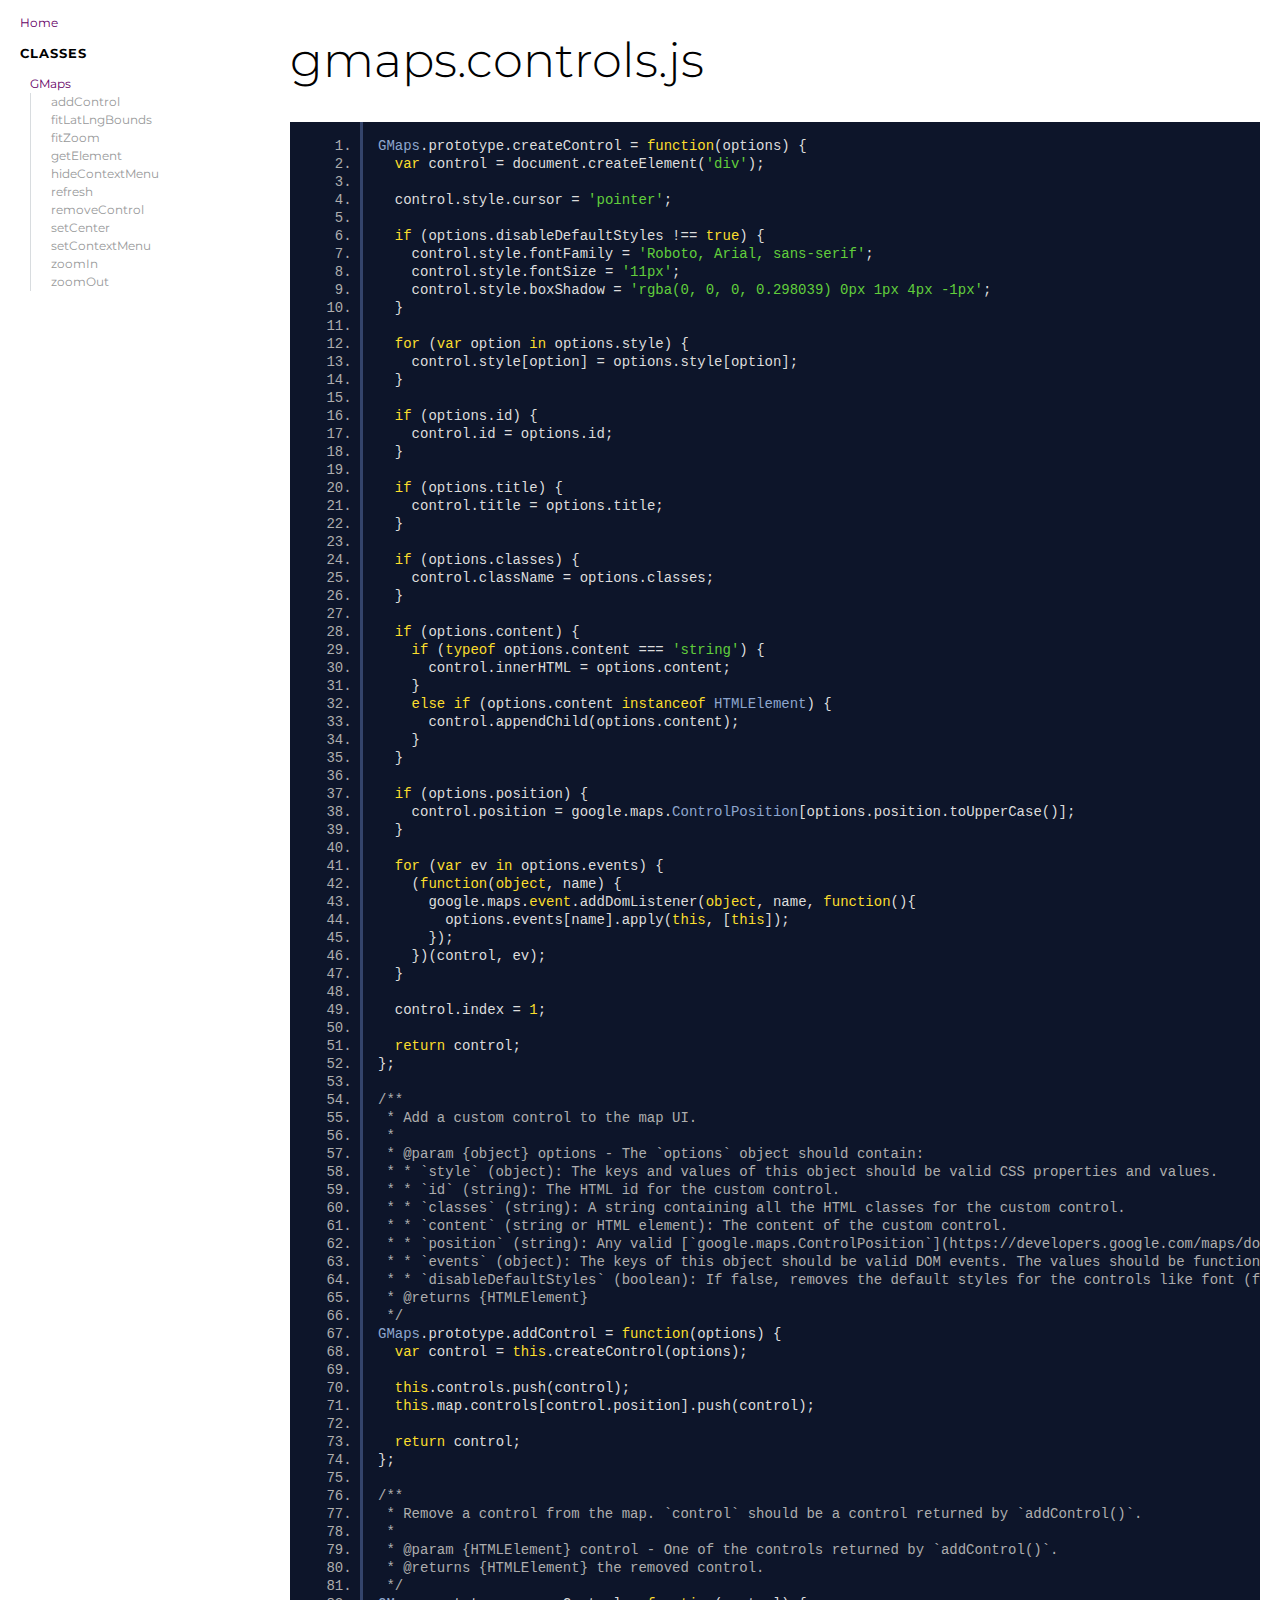
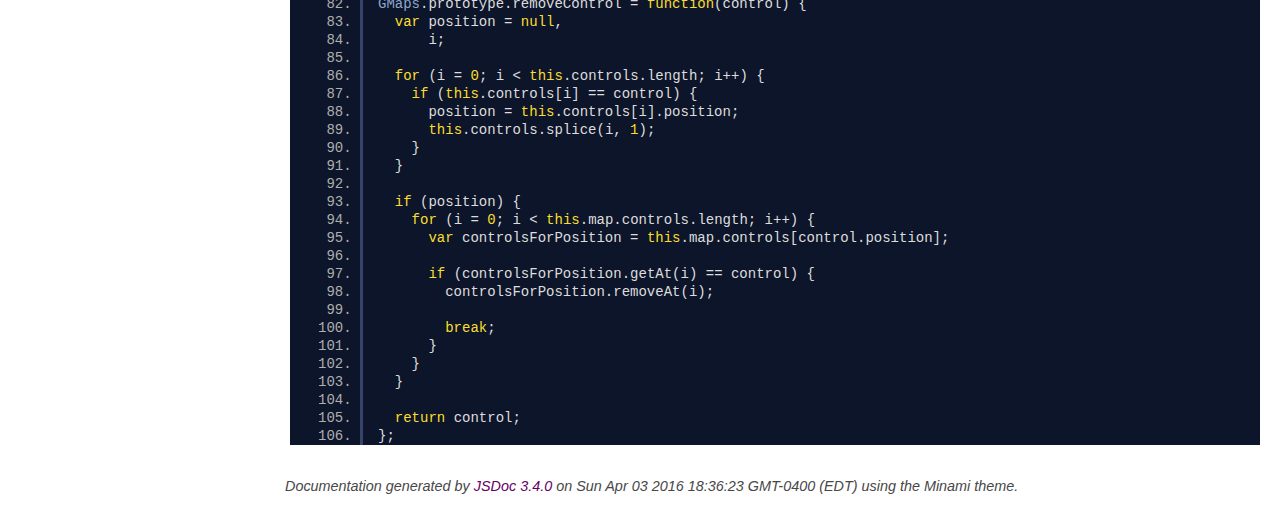
<file: assets/vendor/gmaps/docs/gmaps.controls.js.html>
<!DOCTYPE html>
<html lang="en">
<head>
    <meta charset="utf-8">
    <title>gmaps.controls.js - Documentation</title>

    <script src="scripts/prettify/prettify.js"></script>
    <script src="scripts/prettify/lang-css.js"></script>
    <!--[if lt IE 9]>
      <script src="//html5shiv.googlecode.com/svn/trunk/html5.js"></script>
    <![endif]-->
    <link type="text/css" rel="stylesheet" href="https://code.ionicframework.com/ionicons/2.0.1/css/ionicons.min.css">
    <link type="text/css" rel="stylesheet" href="styles/prettify.css">
    <link type="text/css" rel="stylesheet" href="styles/jsdoc.css">
</head>
<body>

<input type="checkbox" id="nav-trigger" class="nav-trigger" />
<label for="nav-trigger" class="navicon-button x">
  <div class="navicon"></div>
</label>

<label for="nav-trigger" class="overlay"></label>

<nav>
    <h2><a href="index.html">Home</a></h2><h3>Classes</h3><ul><li><a href="GMaps.html">GMaps</a><ul class='methods'><li data-type='method'><a href="GMaps.html#addControl">addControl</a></li><li data-type='method'><a href="GMaps.html#fitLatLngBounds">fitLatLngBounds</a></li><li data-type='method'><a href="GMaps.html#fitZoom">fitZoom</a></li><li data-type='method'><a href="GMaps.html#getElement">getElement</a></li><li data-type='method'><a href="GMaps.html#hideContextMenu">hideContextMenu</a></li><li data-type='method'><a href="GMaps.html#refresh">refresh</a></li><li data-type='method'><a href="GMaps.html#removeControl">removeControl</a></li><li data-type='method'><a href="GMaps.html#setCenter">setCenter</a></li><li data-type='method'><a href="GMaps.html#setContextMenu">setContextMenu</a></li><li data-type='method'><a href="GMaps.html#zoomIn">zoomIn</a></li><li data-type='method'><a href="GMaps.html#zoomOut">zoomOut</a></li></ul></li></ul>
</nav>

<div id="main">
    
    <h1 class="page-title">gmaps.controls.js</h1>
    

    



    
    <section>
        <article>
            <pre class="prettyprint source linenums"><code>GMaps.prototype.createControl = function(options) {
  var control = document.createElement('div');

  control.style.cursor = 'pointer';

  if (options.disableDefaultStyles !== true) {
    control.style.fontFamily = 'Roboto, Arial, sans-serif';
    control.style.fontSize = '11px';
    control.style.boxShadow = 'rgba(0, 0, 0, 0.298039) 0px 1px 4px -1px';
  }

  for (var option in options.style) {
    control.style[option] = options.style[option];
  }

  if (options.id) {
    control.id = options.id;
  }

  if (options.title) {
    control.title = options.title;
  }

  if (options.classes) {
    control.className = options.classes;
  }

  if (options.content) {
    if (typeof options.content === 'string') {
      control.innerHTML = options.content;
    }
    else if (options.content instanceof HTMLElement) {
      control.appendChild(options.content);
    }
  }

  if (options.position) {
    control.position = google.maps.ControlPosition[options.position.toUpperCase()];
  }

  for (var ev in options.events) {
    (function(object, name) {
      google.maps.event.addDomListener(object, name, function(){
        options.events[name].apply(this, [this]);
      });
    })(control, ev);
  }

  control.index = 1;

  return control;
};

/**
 * Add a custom control to the map UI.
 *
 * @param {object} options - The `options` object should contain:
 * * `style` (object): The keys and values of this object should be valid CSS properties and values.
 * * `id` (string): The HTML id for the custom control.
 * * `classes` (string): A string containing all the HTML classes for the custom control.
 * * `content` (string or HTML element): The content of the custom control.
 * * `position` (string): Any valid [`google.maps.ControlPosition`](https://developers.google.com/maps/documentation/javascript/controls#ControlPositioning) value, in lower or upper case.
 * * `events` (object): The keys of this object should be valid DOM events. The values should be functions.
 * * `disableDefaultStyles` (boolean): If false, removes the default styles for the controls like font (family and size), and box shadow.
 * @returns {HTMLElement}
 */
GMaps.prototype.addControl = function(options) {
  var control = this.createControl(options);

  this.controls.push(control);
  this.map.controls[control.position].push(control);

  return control;
};

/**
 * Remove a control from the map. `control` should be a control returned by `addControl()`.
 *
 * @param {HTMLElement} control - One of the controls returned by `addControl()`.
 * @returns {HTMLElement} the removed control.
 */
GMaps.prototype.removeControl = function(control) {
  var position = null,
      i;

  for (i = 0; i &lt; this.controls.length; i++) {
    if (this.controls[i] == control) {
      position = this.controls[i].position;
      this.controls.splice(i, 1);
    }
  }

  if (position) {
    for (i = 0; i &lt; this.map.controls.length; i++) {
      var controlsForPosition = this.map.controls[control.position];

      if (controlsForPosition.getAt(i) == control) {
        controlsForPosition.removeAt(i);

        break;
      }
    }
  }

  return control;
};
</code></pre>
        </article>
    </section>




</div>

<br class="clear">

<footer>
    Documentation generated by <a href="https://github.com/jsdoc3/jsdoc">JSDoc 3.4.0</a> on Sun Apr 03 2016 18:36:23 GMT-0400 (EDT) using the Minami theme.
</footer>

<script>prettyPrint();</script>
<script src="scripts/linenumber.js"></script>
</body>
</html>
</file>
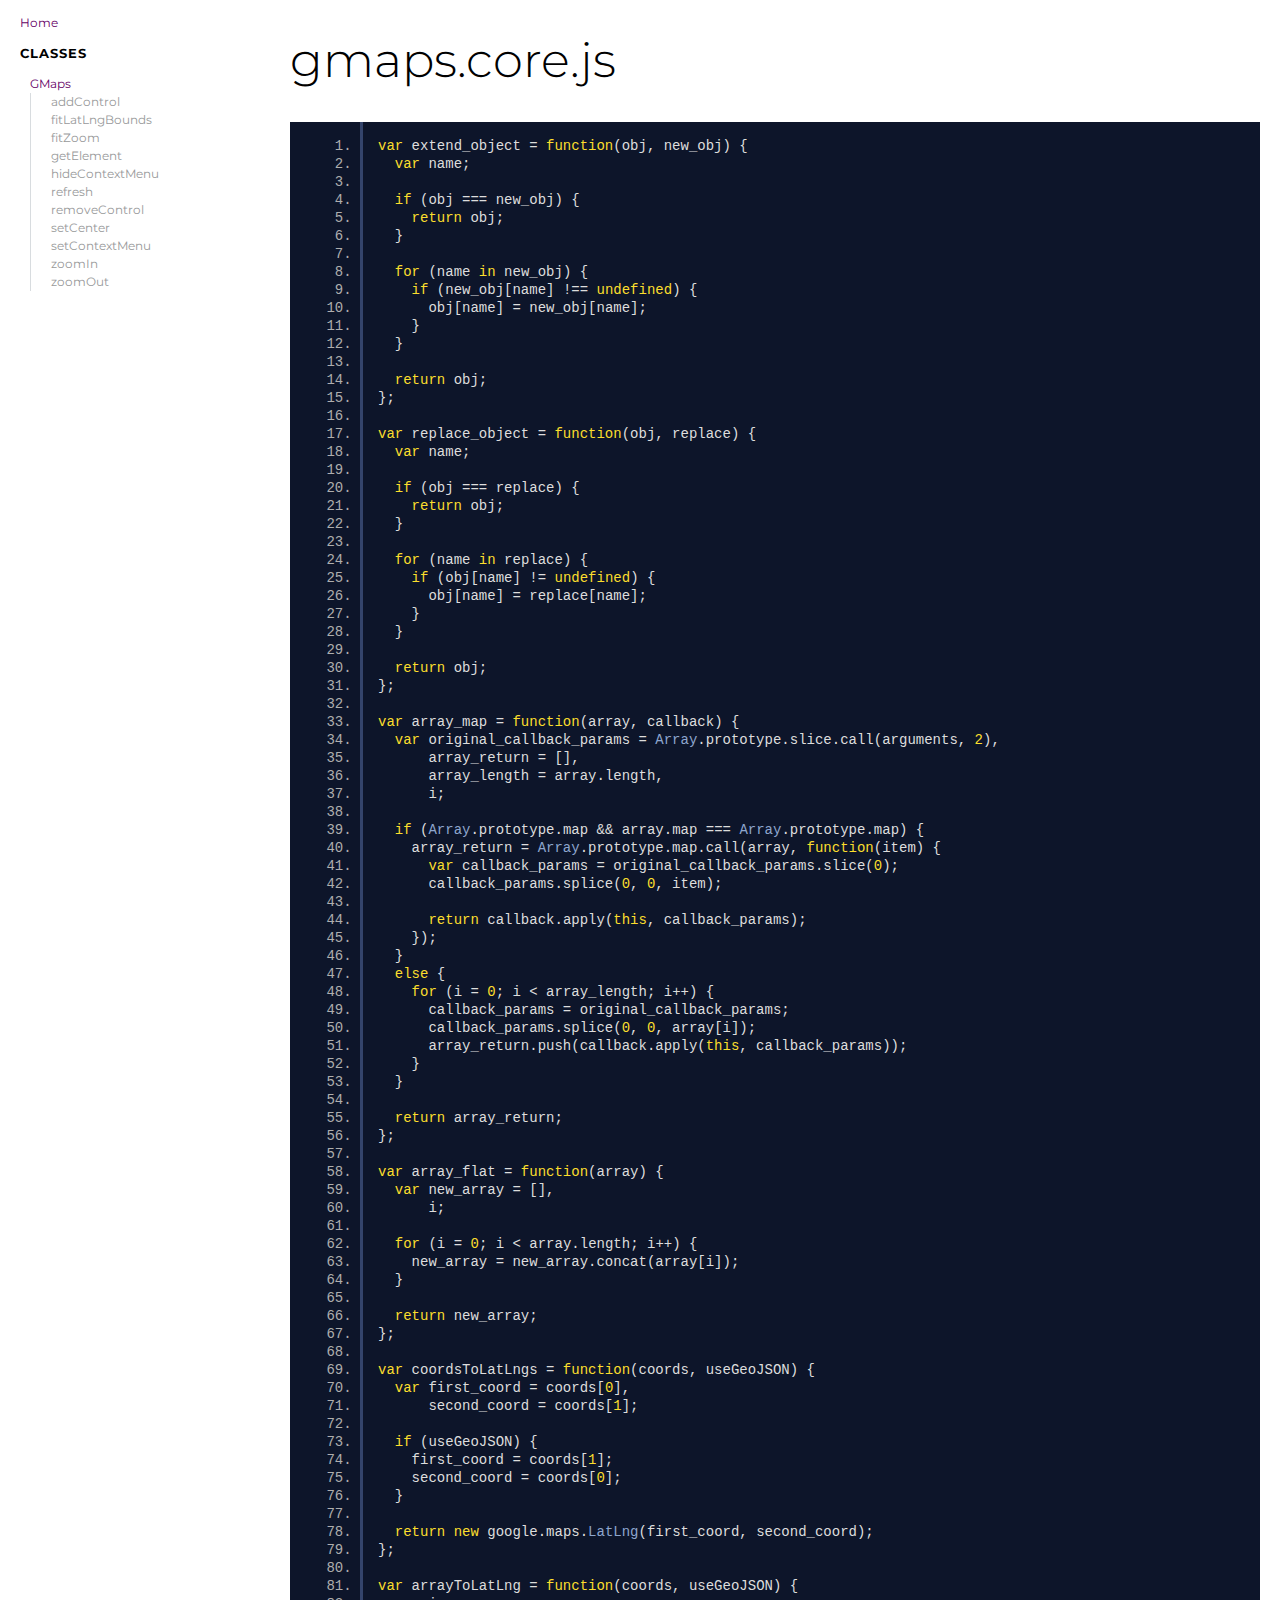
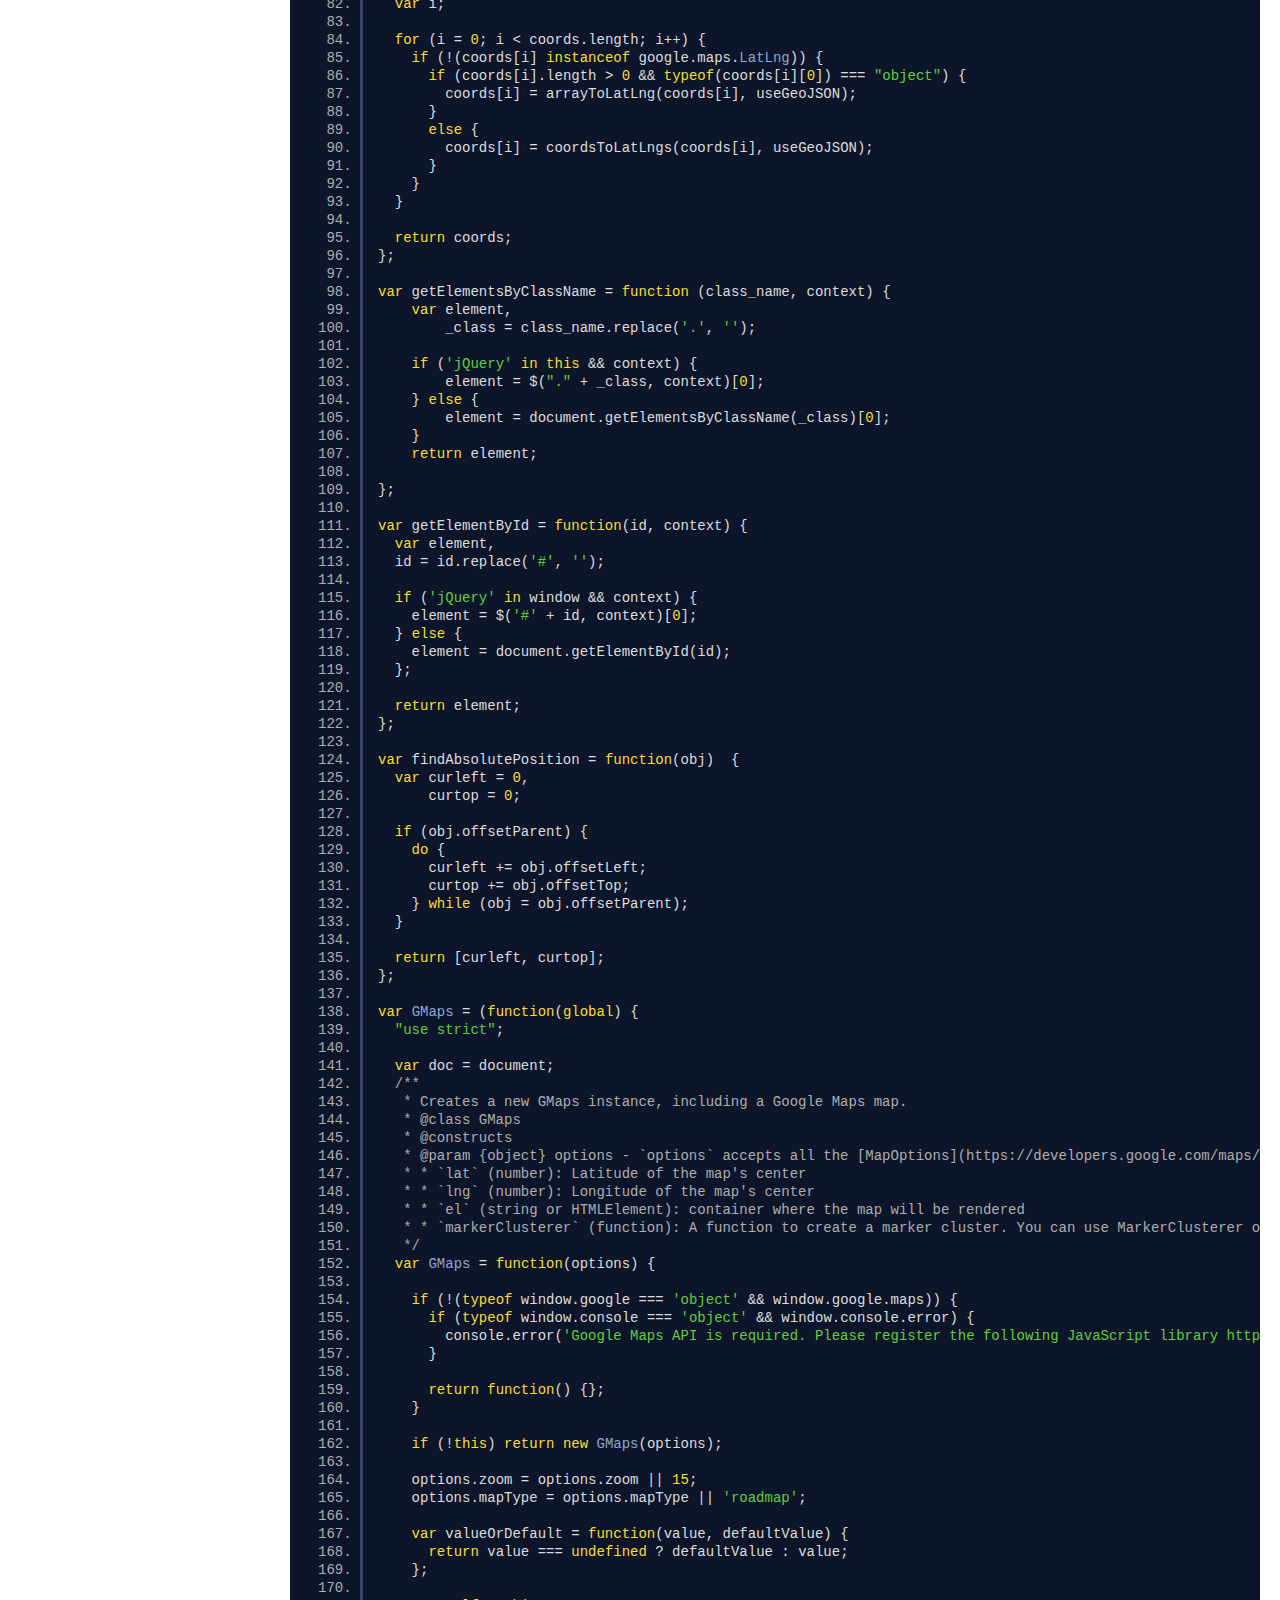
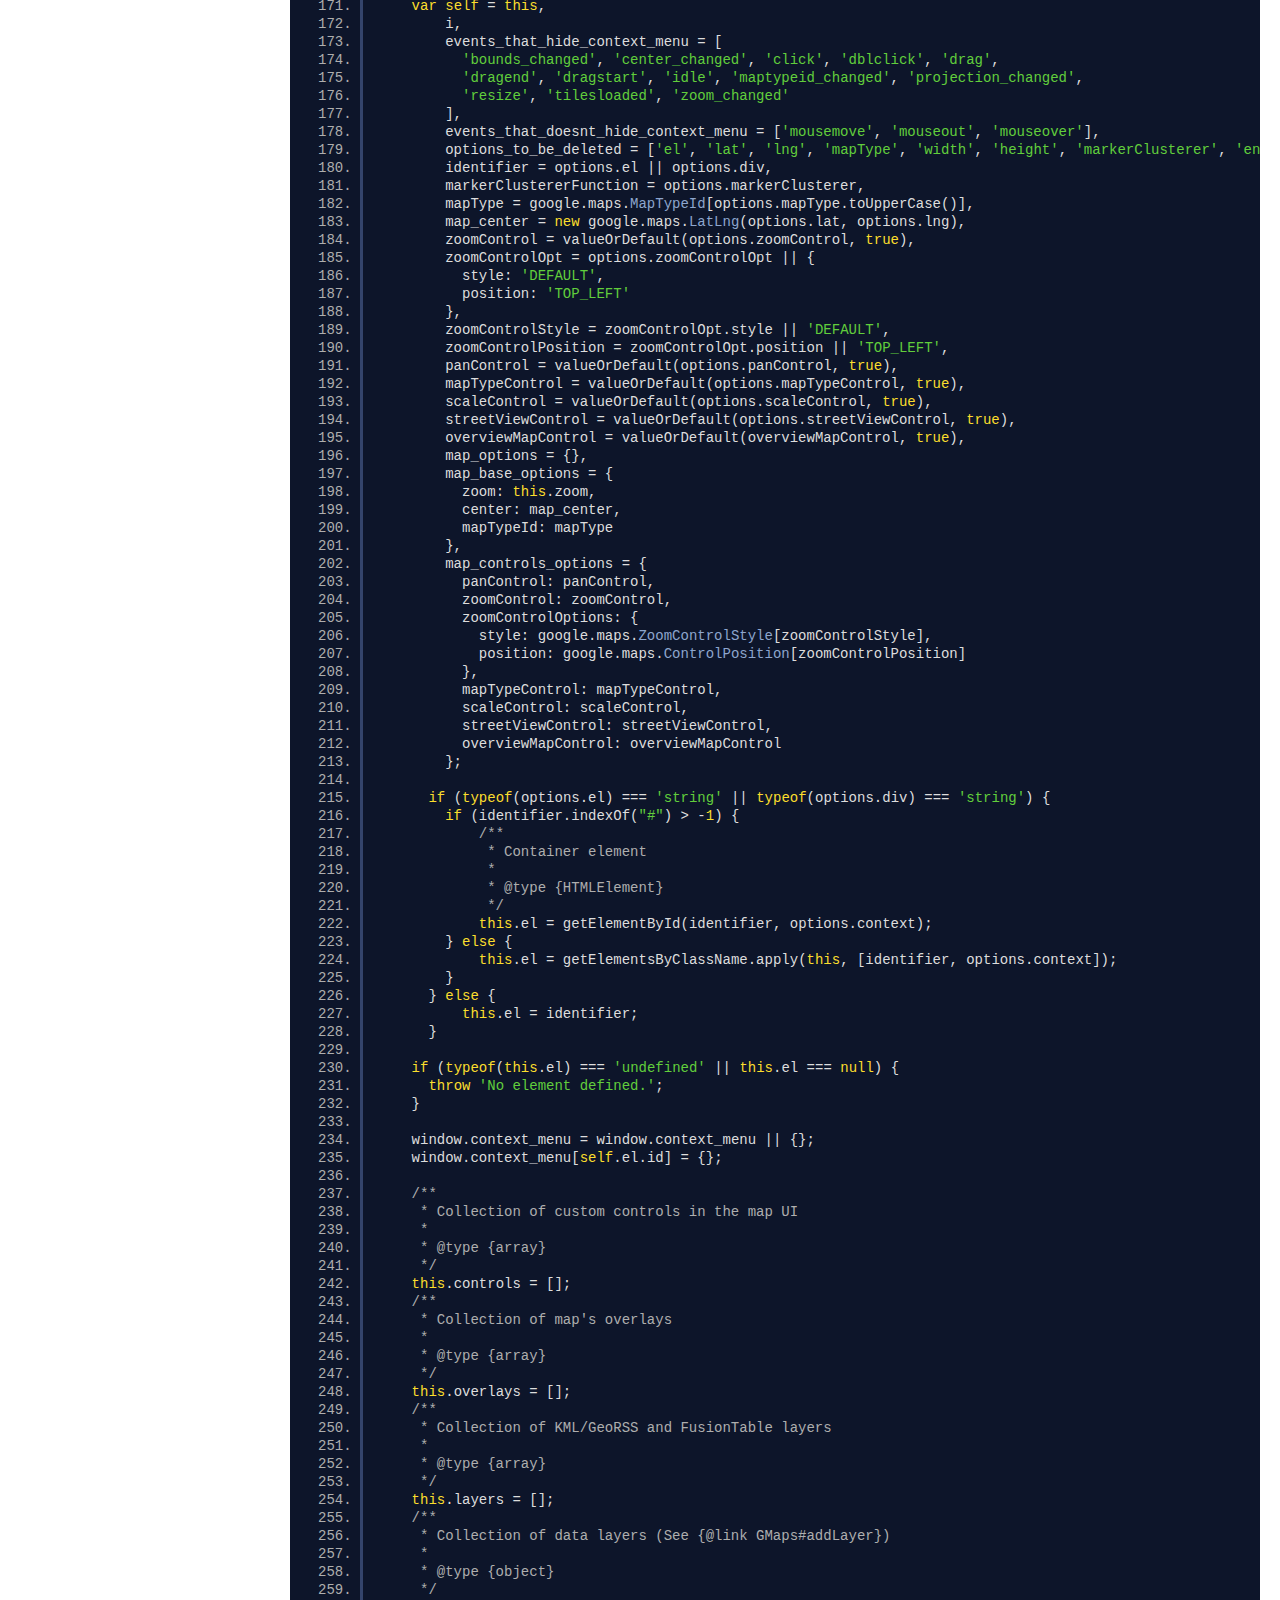
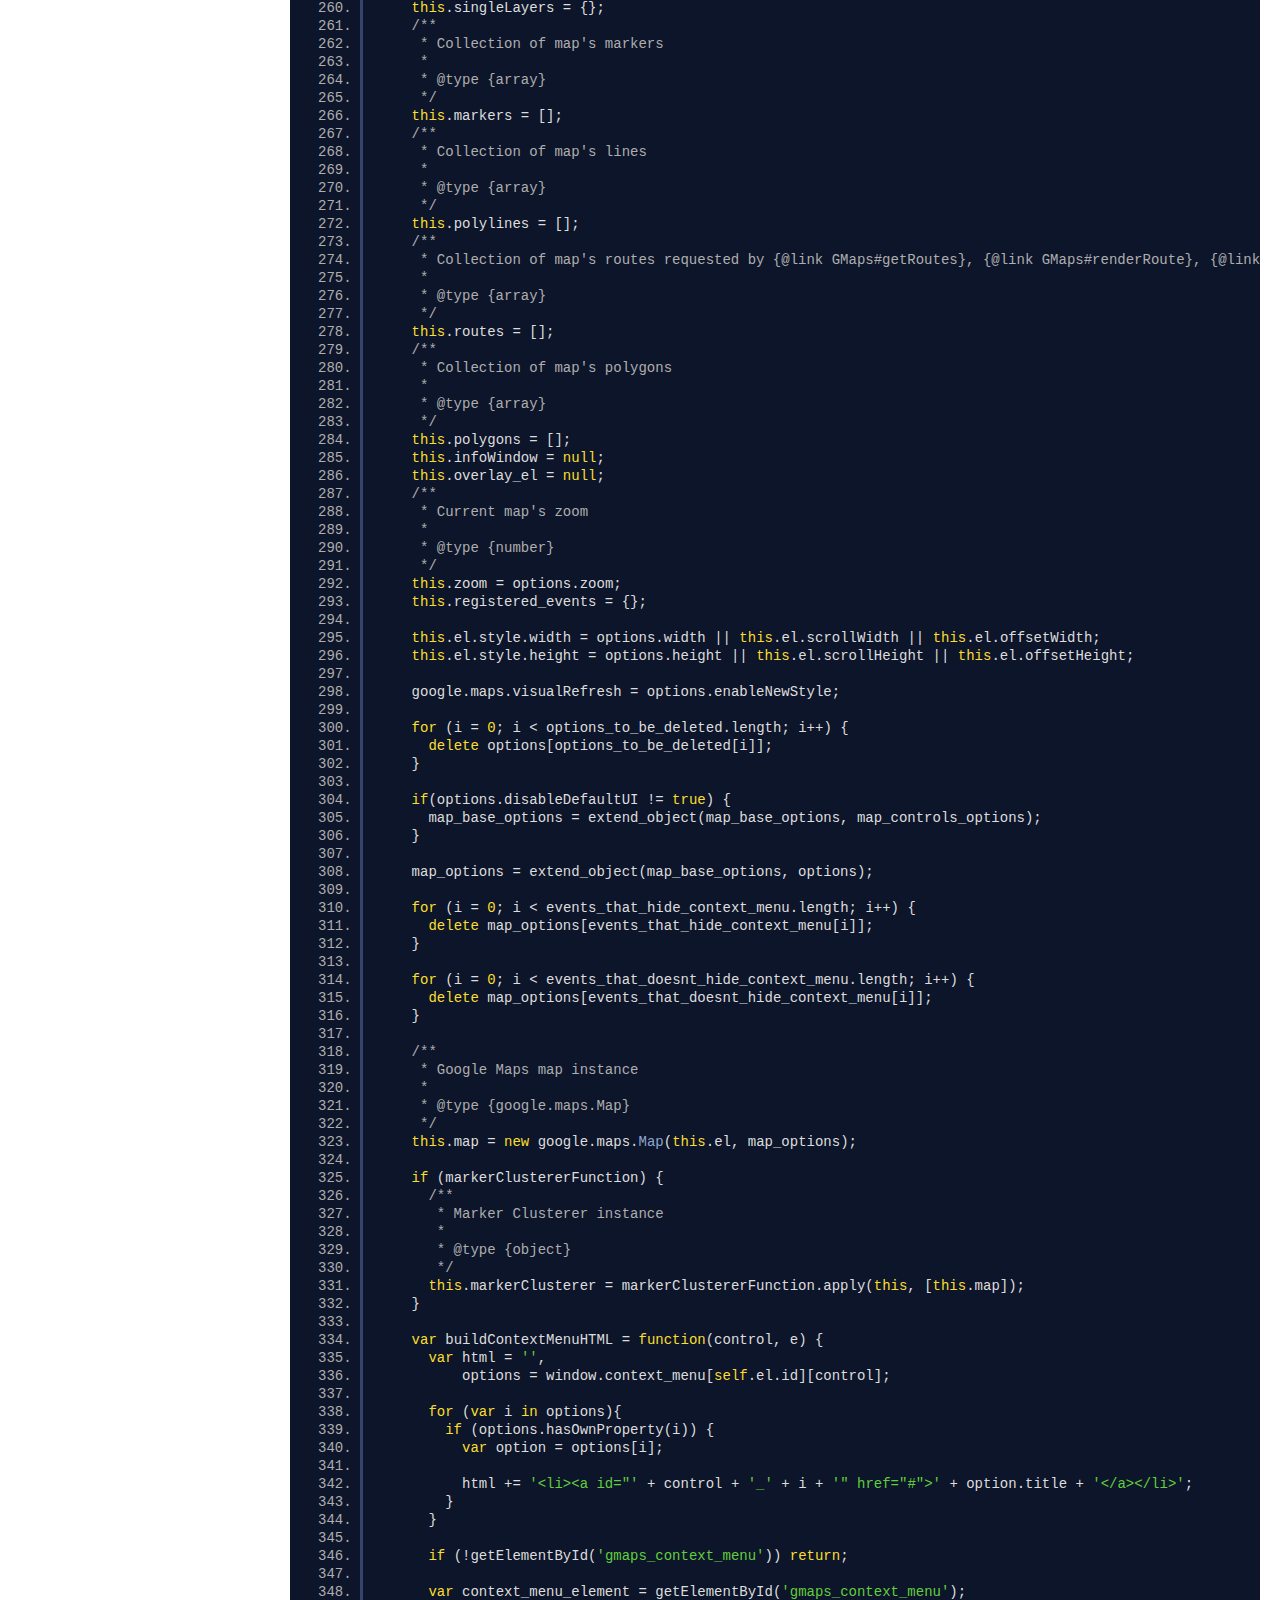
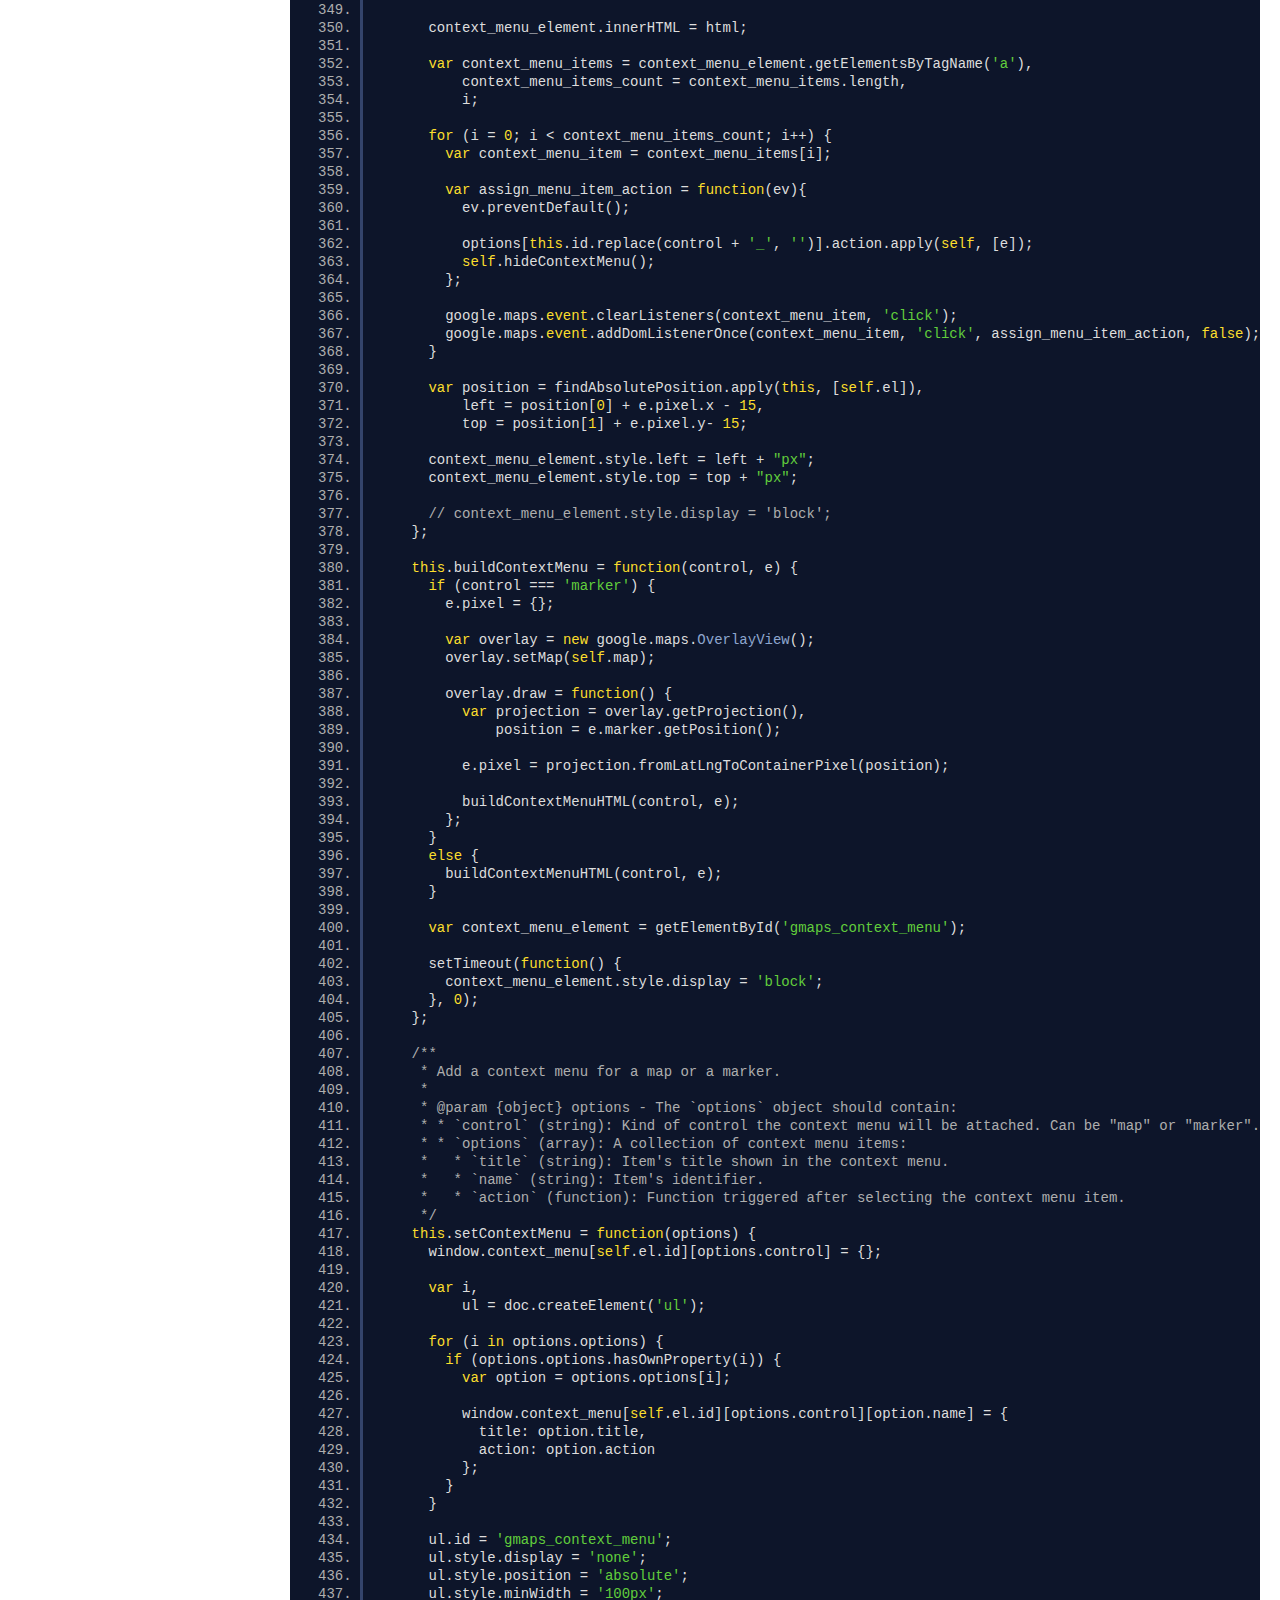
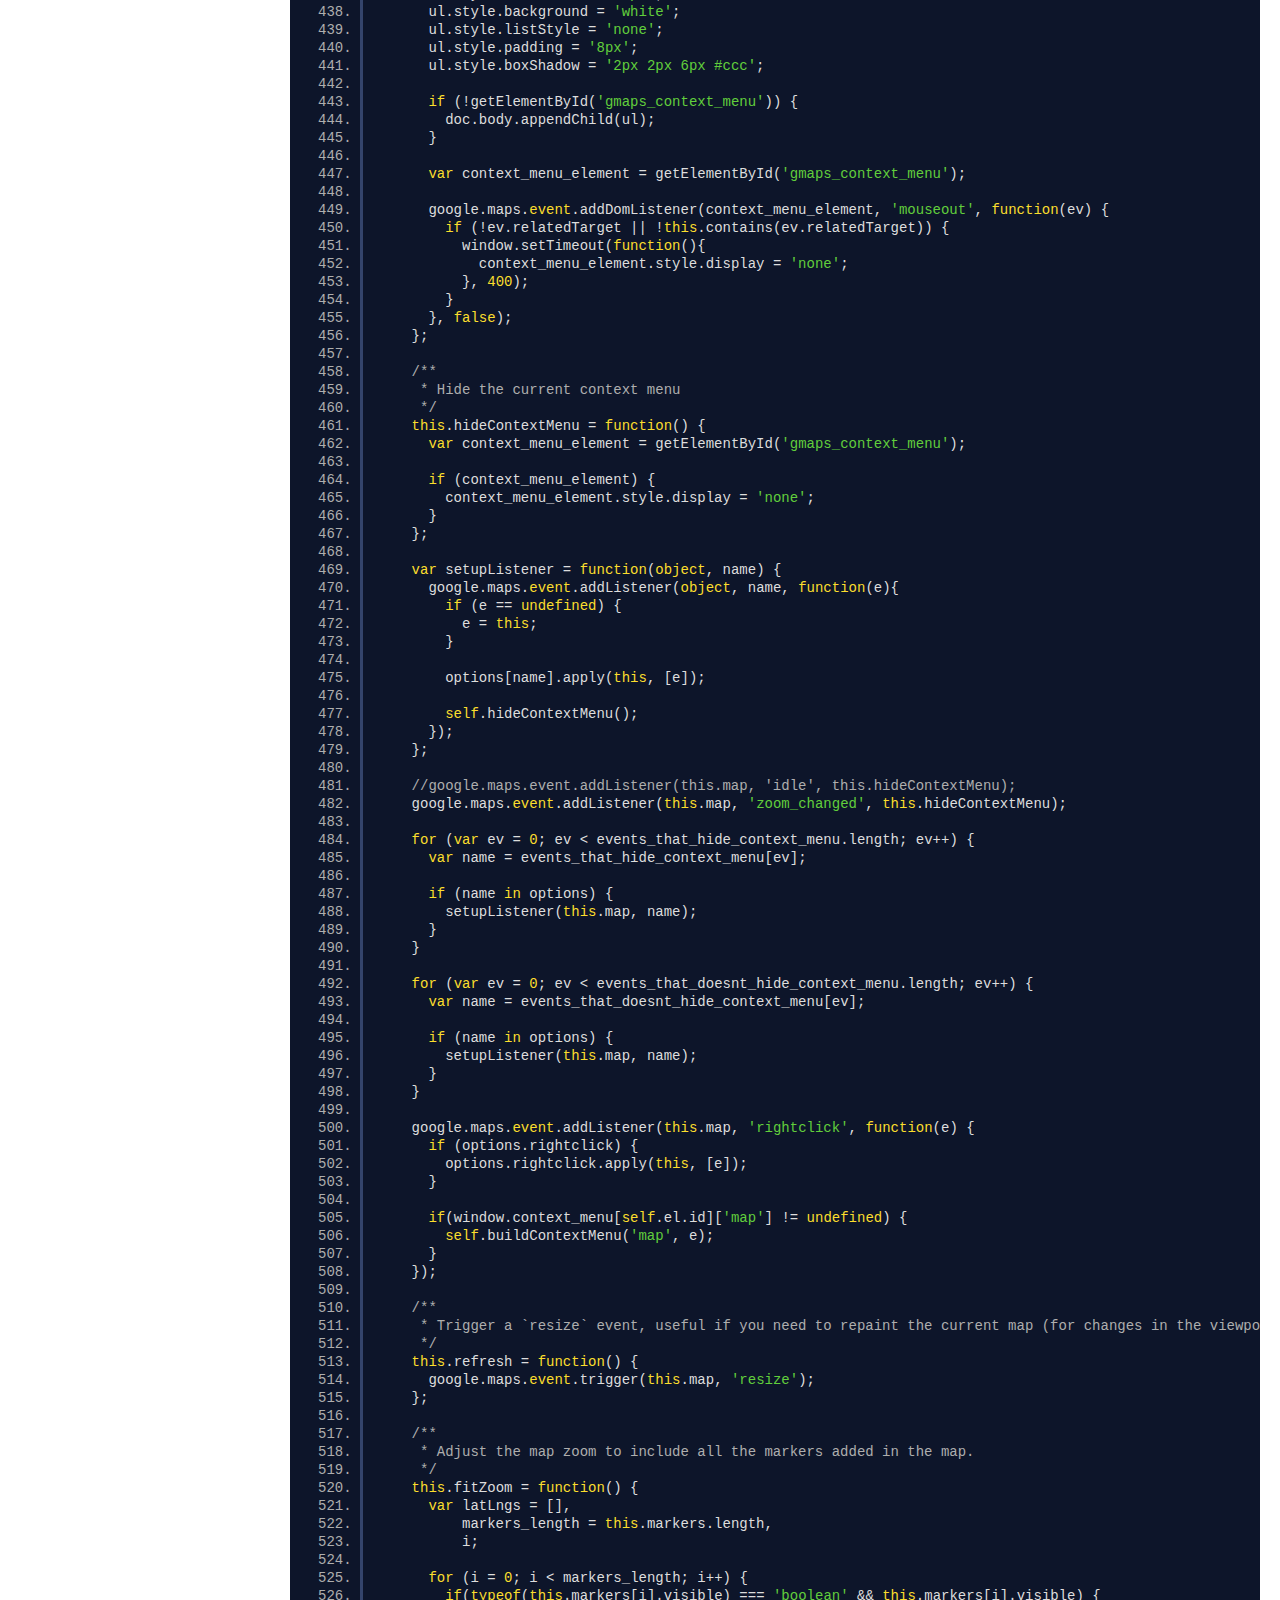
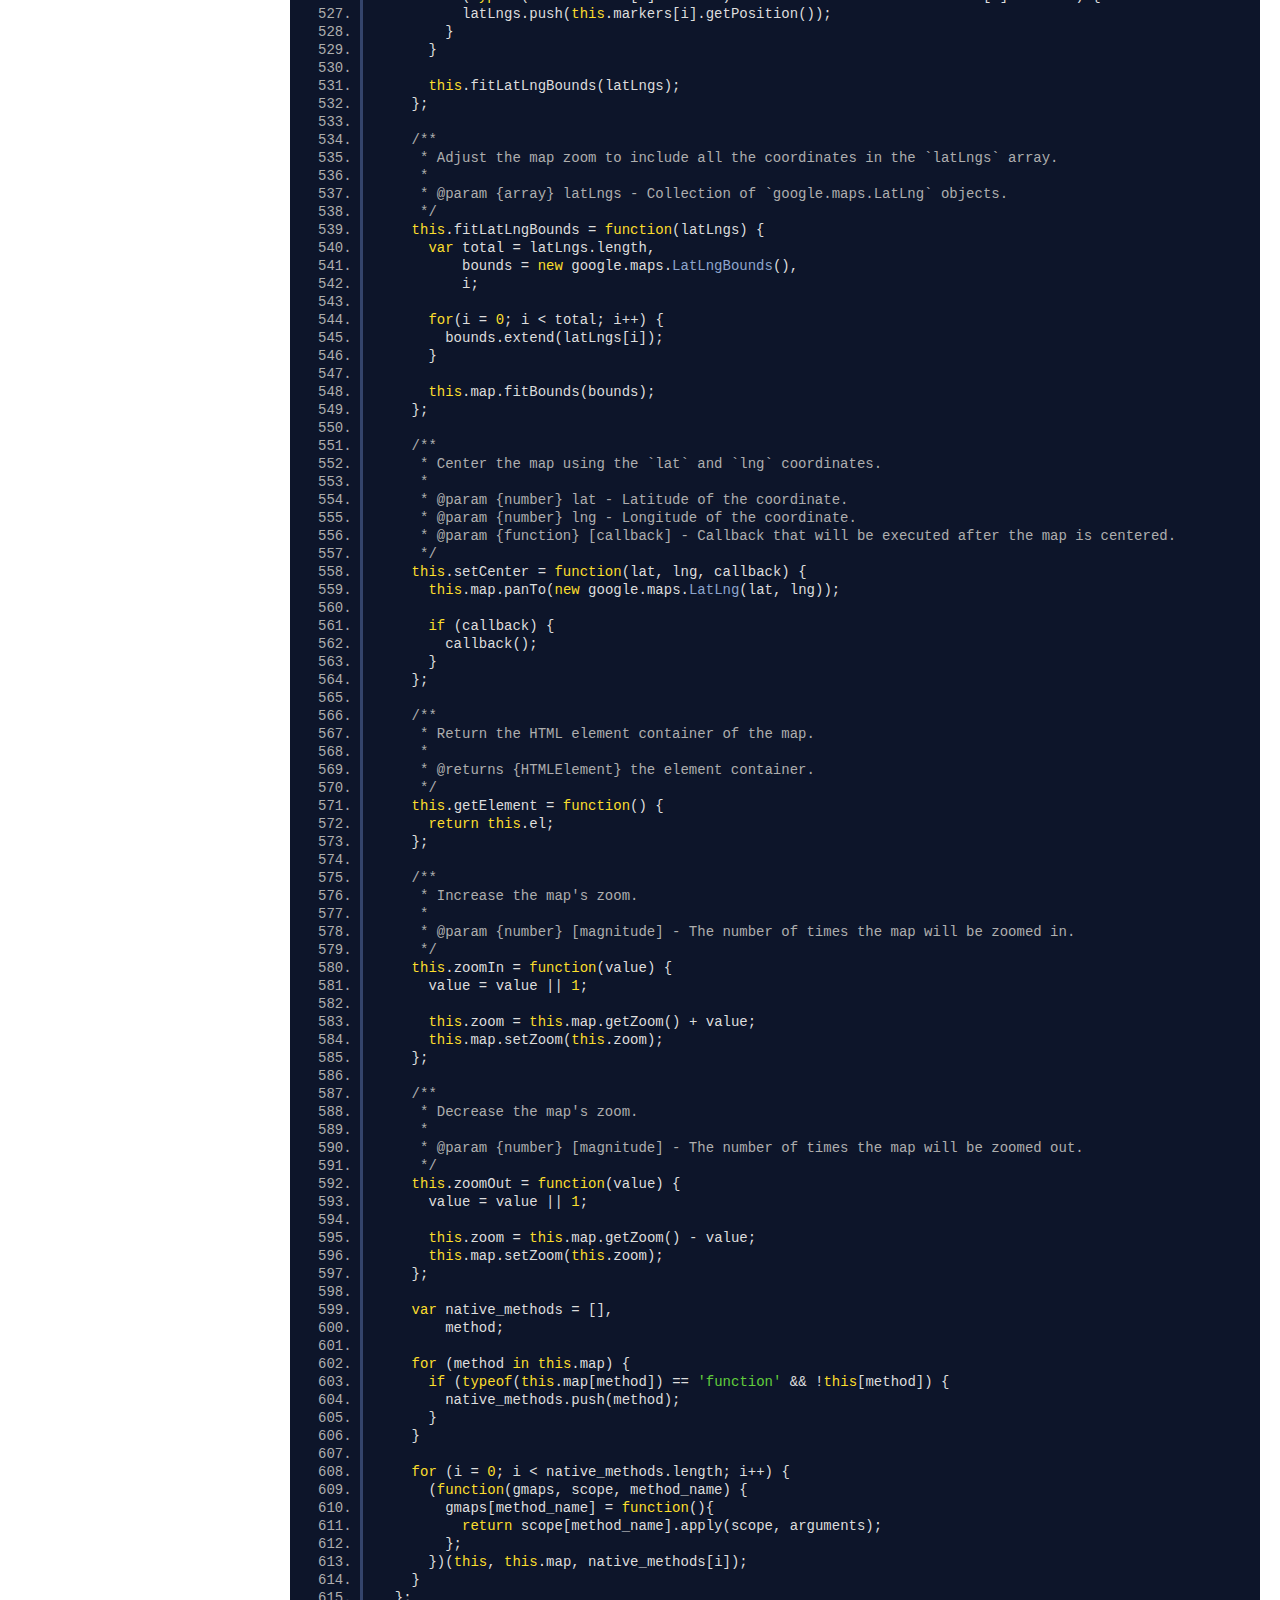
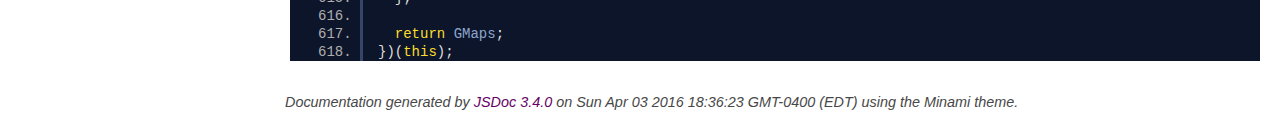
<file: assets/vendor/gmaps/docs/gmaps.core.js.html>
<!DOCTYPE html>
<html lang="en">
<head>
    <meta charset="utf-8">
    <title>gmaps.core.js - Documentation</title>

    <script src="scripts/prettify/prettify.js"></script>
    <script src="scripts/prettify/lang-css.js"></script>
    <!--[if lt IE 9]>
      <script src="//html5shiv.googlecode.com/svn/trunk/html5.js"></script>
    <![endif]-->
    <link type="text/css" rel="stylesheet" href="https://code.ionicframework.com/ionicons/2.0.1/css/ionicons.min.css">
    <link type="text/css" rel="stylesheet" href="styles/prettify.css">
    <link type="text/css" rel="stylesheet" href="styles/jsdoc.css">
</head>
<body>

<input type="checkbox" id="nav-trigger" class="nav-trigger" />
<label for="nav-trigger" class="navicon-button x">
  <div class="navicon"></div>
</label>

<label for="nav-trigger" class="overlay"></label>

<nav>
    <h2><a href="index.html">Home</a></h2><h3>Classes</h3><ul><li><a href="GMaps.html">GMaps</a><ul class='methods'><li data-type='method'><a href="GMaps.html#addControl">addControl</a></li><li data-type='method'><a href="GMaps.html#fitLatLngBounds">fitLatLngBounds</a></li><li data-type='method'><a href="GMaps.html#fitZoom">fitZoom</a></li><li data-type='method'><a href="GMaps.html#getElement">getElement</a></li><li data-type='method'><a href="GMaps.html#hideContextMenu">hideContextMenu</a></li><li data-type='method'><a href="GMaps.html#refresh">refresh</a></li><li data-type='method'><a href="GMaps.html#removeControl">removeControl</a></li><li data-type='method'><a href="GMaps.html#setCenter">setCenter</a></li><li data-type='method'><a href="GMaps.html#setContextMenu">setContextMenu</a></li><li data-type='method'><a href="GMaps.html#zoomIn">zoomIn</a></li><li data-type='method'><a href="GMaps.html#zoomOut">zoomOut</a></li></ul></li></ul>
</nav>

<div id="main">
    
    <h1 class="page-title">gmaps.core.js</h1>
    

    



    
    <section>
        <article>
            <pre class="prettyprint source linenums"><code>var extend_object = function(obj, new_obj) {
  var name;

  if (obj === new_obj) {
    return obj;
  }

  for (name in new_obj) {
    if (new_obj[name] !== undefined) {
      obj[name] = new_obj[name];
    }
  }

  return obj;
};

var replace_object = function(obj, replace) {
  var name;

  if (obj === replace) {
    return obj;
  }

  for (name in replace) {
    if (obj[name] != undefined) {
      obj[name] = replace[name];
    }
  }

  return obj;
};

var array_map = function(array, callback) {
  var original_callback_params = Array.prototype.slice.call(arguments, 2),
      array_return = [],
      array_length = array.length,
      i;

  if (Array.prototype.map &amp;&amp; array.map === Array.prototype.map) {
    array_return = Array.prototype.map.call(array, function(item) {
      var callback_params = original_callback_params.slice(0);
      callback_params.splice(0, 0, item);

      return callback.apply(this, callback_params);
    });
  }
  else {
    for (i = 0; i &lt; array_length; i++) {
      callback_params = original_callback_params;
      callback_params.splice(0, 0, array[i]);
      array_return.push(callback.apply(this, callback_params));
    }
  }

  return array_return;
};

var array_flat = function(array) {
  var new_array = [],
      i;

  for (i = 0; i &lt; array.length; i++) {
    new_array = new_array.concat(array[i]);
  }

  return new_array;
};

var coordsToLatLngs = function(coords, useGeoJSON) {
  var first_coord = coords[0],
      second_coord = coords[1];

  if (useGeoJSON) {
    first_coord = coords[1];
    second_coord = coords[0];
  }

  return new google.maps.LatLng(first_coord, second_coord);
};

var arrayToLatLng = function(coords, useGeoJSON) {
  var i;

  for (i = 0; i &lt; coords.length; i++) {
    if (!(coords[i] instanceof google.maps.LatLng)) {
      if (coords[i].length > 0 &amp;&amp; typeof(coords[i][0]) === "object") {
        coords[i] = arrayToLatLng(coords[i], useGeoJSON);
      }
      else {
        coords[i] = coordsToLatLngs(coords[i], useGeoJSON);
      }
    }
  }

  return coords;
};

var getElementsByClassName = function (class_name, context) {
    var element,
        _class = class_name.replace('.', '');

    if ('jQuery' in this &amp;&amp; context) {
        element = $("." + _class, context)[0];
    } else {
        element = document.getElementsByClassName(_class)[0];
    }
    return element;

};

var getElementById = function(id, context) {
  var element,
  id = id.replace('#', '');

  if ('jQuery' in window &amp;&amp; context) {
    element = $('#' + id, context)[0];
  } else {
    element = document.getElementById(id);
  };

  return element;
};

var findAbsolutePosition = function(obj)  {
  var curleft = 0,
      curtop = 0;

  if (obj.offsetParent) {
    do {
      curleft += obj.offsetLeft;
      curtop += obj.offsetTop;
    } while (obj = obj.offsetParent);
  }

  return [curleft, curtop];
};

var GMaps = (function(global) {
  "use strict";

  var doc = document;
  /**
   * Creates a new GMaps instance, including a Google Maps map.
   * @class GMaps
   * @constructs
   * @param {object} options - `options` accepts all the [MapOptions](https://developers.google.com/maps/documentation/javascript/reference#MapOptions) and [events](https://developers.google.com/maps/documentation/javascript/reference#Map) listed in the Google Maps API. Also accepts:
   * * `lat` (number): Latitude of the map's center
   * * `lng` (number): Longitude of the map's center
   * * `el` (string or HTMLElement): container where the map will be rendered
   * * `markerClusterer` (function): A function to create a marker cluster. You can use MarkerClusterer or MarkerClustererPlus.
   */
  var GMaps = function(options) {

    if (!(typeof window.google === 'object' &amp;&amp; window.google.maps)) {
      if (typeof window.console === 'object' &amp;&amp; window.console.error) {
        console.error('Google Maps API is required. Please register the following JavaScript library https://maps.googleapis.com/maps/api/js.');
      }

      return function() {};
    }

    if (!this) return new GMaps(options);

    options.zoom = options.zoom || 15;
    options.mapType = options.mapType || 'roadmap';

    var valueOrDefault = function(value, defaultValue) {
      return value === undefined ? defaultValue : value;
    };

    var self = this,
        i,
        events_that_hide_context_menu = [
          'bounds_changed', 'center_changed', 'click', 'dblclick', 'drag',
          'dragend', 'dragstart', 'idle', 'maptypeid_changed', 'projection_changed',
          'resize', 'tilesloaded', 'zoom_changed'
        ],
        events_that_doesnt_hide_context_menu = ['mousemove', 'mouseout', 'mouseover'],
        options_to_be_deleted = ['el', 'lat', 'lng', 'mapType', 'width', 'height', 'markerClusterer', 'enableNewStyle'],
        identifier = options.el || options.div,
        markerClustererFunction = options.markerClusterer,
        mapType = google.maps.MapTypeId[options.mapType.toUpperCase()],
        map_center = new google.maps.LatLng(options.lat, options.lng),
        zoomControl = valueOrDefault(options.zoomControl, true),
        zoomControlOpt = options.zoomControlOpt || {
          style: 'DEFAULT',
          position: 'TOP_LEFT'
        },
        zoomControlStyle = zoomControlOpt.style || 'DEFAULT',
        zoomControlPosition = zoomControlOpt.position || 'TOP_LEFT',
        panControl = valueOrDefault(options.panControl, true),
        mapTypeControl = valueOrDefault(options.mapTypeControl, true),
        scaleControl = valueOrDefault(options.scaleControl, true),
        streetViewControl = valueOrDefault(options.streetViewControl, true),
        overviewMapControl = valueOrDefault(overviewMapControl, true),
        map_options = {},
        map_base_options = {
          zoom: this.zoom,
          center: map_center,
          mapTypeId: mapType
        },
        map_controls_options = {
          panControl: panControl,
          zoomControl: zoomControl,
          zoomControlOptions: {
            style: google.maps.ZoomControlStyle[zoomControlStyle],
            position: google.maps.ControlPosition[zoomControlPosition]
          },
          mapTypeControl: mapTypeControl,
          scaleControl: scaleControl,
          streetViewControl: streetViewControl,
          overviewMapControl: overviewMapControl
        };

      if (typeof(options.el) === 'string' || typeof(options.div) === 'string') {
        if (identifier.indexOf("#") > -1) {
            /**
             * Container element
             *
             * @type {HTMLElement}
             */
            this.el = getElementById(identifier, options.context);
        } else {
            this.el = getElementsByClassName.apply(this, [identifier, options.context]);
        }
      } else {
          this.el = identifier;
      }

    if (typeof(this.el) === 'undefined' || this.el === null) {
      throw 'No element defined.';
    }

    window.context_menu = window.context_menu || {};
    window.context_menu[self.el.id] = {};

    /**
     * Collection of custom controls in the map UI
     *
     * @type {array}
     */
    this.controls = [];
    /**
     * Collection of map's overlays
     *
     * @type {array}
     */
    this.overlays = [];
    /**
     * Collection of KML/GeoRSS and FusionTable layers
     *
     * @type {array}
     */
    this.layers = [];
    /**
     * Collection of data layers (See {@link GMaps#addLayer})
     *
     * @type {object}
     */
    this.singleLayers = {};
    /**
     * Collection of map's markers
     *
     * @type {array}
     */
    this.markers = [];
    /**
     * Collection of map's lines
     *
     * @type {array}
     */
    this.polylines = [];
    /**
     * Collection of map's routes requested by {@link GMaps#getRoutes}, {@link GMaps#renderRoute}, {@link GMaps#drawRoute}, {@link GMaps#travelRoute} or {@link GMaps#drawSteppedRoute}
     *
     * @type {array}
     */
    this.routes = [];
    /**
     * Collection of map's polygons
     *
     * @type {array}
     */
    this.polygons = [];
    this.infoWindow = null;
    this.overlay_el = null;
    /**
     * Current map's zoom
     *
     * @type {number}
     */
    this.zoom = options.zoom;
    this.registered_events = {};

    this.el.style.width = options.width || this.el.scrollWidth || this.el.offsetWidth;
    this.el.style.height = options.height || this.el.scrollHeight || this.el.offsetHeight;

    google.maps.visualRefresh = options.enableNewStyle;

    for (i = 0; i &lt; options_to_be_deleted.length; i++) {
      delete options[options_to_be_deleted[i]];
    }

    if(options.disableDefaultUI != true) {
      map_base_options = extend_object(map_base_options, map_controls_options);
    }

    map_options = extend_object(map_base_options, options);

    for (i = 0; i &lt; events_that_hide_context_menu.length; i++) {
      delete map_options[events_that_hide_context_menu[i]];
    }

    for (i = 0; i &lt; events_that_doesnt_hide_context_menu.length; i++) {
      delete map_options[events_that_doesnt_hide_context_menu[i]];
    }

    /**
     * Google Maps map instance
     *
     * @type {google.maps.Map}
     */
    this.map = new google.maps.Map(this.el, map_options);

    if (markerClustererFunction) {
      /**
       * Marker Clusterer instance
       *
       * @type {object}
       */
      this.markerClusterer = markerClustererFunction.apply(this, [this.map]);
    }

    var buildContextMenuHTML = function(control, e) {
      var html = '',
          options = window.context_menu[self.el.id][control];

      for (var i in options){
        if (options.hasOwnProperty(i)) {
          var option = options[i];

          html += '&lt;li>&lt;a id="' + control + '_' + i + '" href="#">' + option.title + '&lt;/a>&lt;/li>';
        }
      }

      if (!getElementById('gmaps_context_menu')) return;

      var context_menu_element = getElementById('gmaps_context_menu');

      context_menu_element.innerHTML = html;

      var context_menu_items = context_menu_element.getElementsByTagName('a'),
          context_menu_items_count = context_menu_items.length,
          i;

      for (i = 0; i &lt; context_menu_items_count; i++) {
        var context_menu_item = context_menu_items[i];

        var assign_menu_item_action = function(ev){
          ev.preventDefault();

          options[this.id.replace(control + '_', '')].action.apply(self, [e]);
          self.hideContextMenu();
        };

        google.maps.event.clearListeners(context_menu_item, 'click');
        google.maps.event.addDomListenerOnce(context_menu_item, 'click', assign_menu_item_action, false);
      }

      var position = findAbsolutePosition.apply(this, [self.el]),
          left = position[0] + e.pixel.x - 15,
          top = position[1] + e.pixel.y- 15;

      context_menu_element.style.left = left + "px";
      context_menu_element.style.top = top + "px";

      // context_menu_element.style.display = 'block';
    };

    this.buildContextMenu = function(control, e) {
      if (control === 'marker') {
        e.pixel = {};

        var overlay = new google.maps.OverlayView();
        overlay.setMap(self.map);

        overlay.draw = function() {
          var projection = overlay.getProjection(),
              position = e.marker.getPosition();

          e.pixel = projection.fromLatLngToContainerPixel(position);

          buildContextMenuHTML(control, e);
        };
      }
      else {
        buildContextMenuHTML(control, e);
      }

      var context_menu_element = getElementById('gmaps_context_menu');

      setTimeout(function() {
        context_menu_element.style.display = 'block';
      }, 0);
    };

    /**
     * Add a context menu for a map or a marker.
     *
     * @param {object} options - The `options` object should contain:
     * * `control` (string): Kind of control the context menu will be attached. Can be "map" or "marker".
     * * `options` (array): A collection of context menu items:
     *   * `title` (string): Item's title shown in the context menu.
     *   * `name` (string): Item's identifier.
     *   * `action` (function): Function triggered after selecting the context menu item.
     */
    this.setContextMenu = function(options) {
      window.context_menu[self.el.id][options.control] = {};

      var i,
          ul = doc.createElement('ul');

      for (i in options.options) {
        if (options.options.hasOwnProperty(i)) {
          var option = options.options[i];

          window.context_menu[self.el.id][options.control][option.name] = {
            title: option.title,
            action: option.action
          };
        }
      }

      ul.id = 'gmaps_context_menu';
      ul.style.display = 'none';
      ul.style.position = 'absolute';
      ul.style.minWidth = '100px';
      ul.style.background = 'white';
      ul.style.listStyle = 'none';
      ul.style.padding = '8px';
      ul.style.boxShadow = '2px 2px 6px #ccc';

      if (!getElementById('gmaps_context_menu')) {
        doc.body.appendChild(ul);
      }

      var context_menu_element = getElementById('gmaps_context_menu');

      google.maps.event.addDomListener(context_menu_element, 'mouseout', function(ev) {
        if (!ev.relatedTarget || !this.contains(ev.relatedTarget)) {
          window.setTimeout(function(){
            context_menu_element.style.display = 'none';
          }, 400);
        }
      }, false);
    };

    /**
     * Hide the current context menu
     */
    this.hideContextMenu = function() {
      var context_menu_element = getElementById('gmaps_context_menu');

      if (context_menu_element) {
        context_menu_element.style.display = 'none';
      }
    };

    var setupListener = function(object, name) {
      google.maps.event.addListener(object, name, function(e){
        if (e == undefined) {
          e = this;
        }

        options[name].apply(this, [e]);

        self.hideContextMenu();
      });
    };

    //google.maps.event.addListener(this.map, 'idle', this.hideContextMenu);
    google.maps.event.addListener(this.map, 'zoom_changed', this.hideContextMenu);

    for (var ev = 0; ev &lt; events_that_hide_context_menu.length; ev++) {
      var name = events_that_hide_context_menu[ev];

      if (name in options) {
        setupListener(this.map, name);
      }
    }

    for (var ev = 0; ev &lt; events_that_doesnt_hide_context_menu.length; ev++) {
      var name = events_that_doesnt_hide_context_menu[ev];

      if (name in options) {
        setupListener(this.map, name);
      }
    }

    google.maps.event.addListener(this.map, 'rightclick', function(e) {
      if (options.rightclick) {
        options.rightclick.apply(this, [e]);
      }

      if(window.context_menu[self.el.id]['map'] != undefined) {
        self.buildContextMenu('map', e);
      }
    });

    /**
     * Trigger a `resize` event, useful if you need to repaint the current map (for changes in the viewport or display / hide actions).
     */
    this.refresh = function() {
      google.maps.event.trigger(this.map, 'resize');
    };

    /**
     * Adjust the map zoom to include all the markers added in the map.
     */
    this.fitZoom = function() {
      var latLngs = [],
          markers_length = this.markers.length,
          i;

      for (i = 0; i &lt; markers_length; i++) {
        if(typeof(this.markers[i].visible) === 'boolean' &amp;&amp; this.markers[i].visible) {
          latLngs.push(this.markers[i].getPosition());
        }
      }

      this.fitLatLngBounds(latLngs);
    };

    /**
     * Adjust the map zoom to include all the coordinates in the `latLngs` array.
     *
     * @param {array} latLngs - Collection of `google.maps.LatLng` objects.
     */
    this.fitLatLngBounds = function(latLngs) {
      var total = latLngs.length,
          bounds = new google.maps.LatLngBounds(),
          i;

      for(i = 0; i &lt; total; i++) {
        bounds.extend(latLngs[i]);
      }

      this.map.fitBounds(bounds);
    };

    /**
     * Center the map using the `lat` and `lng` coordinates.
     *
     * @param {number} lat - Latitude of the coordinate.
     * @param {number} lng - Longitude of the coordinate.
     * @param {function} [callback] - Callback that will be executed after the map is centered.
     */
    this.setCenter = function(lat, lng, callback) {
      this.map.panTo(new google.maps.LatLng(lat, lng));

      if (callback) {
        callback();
      }
    };

    /**
     * Return the HTML element container of the map.
     *
     * @returns {HTMLElement} the element container.
     */
    this.getElement = function() {
      return this.el;
    };

    /**
     * Increase the map's zoom.
     *
     * @param {number} [magnitude] - The number of times the map will be zoomed in.
     */
    this.zoomIn = function(value) {
      value = value || 1;

      this.zoom = this.map.getZoom() + value;
      this.map.setZoom(this.zoom);
    };

    /**
     * Decrease the map's zoom.
     *
     * @param {number} [magnitude] - The number of times the map will be zoomed out.
     */
    this.zoomOut = function(value) {
      value = value || 1;

      this.zoom = this.map.getZoom() - value;
      this.map.setZoom(this.zoom);
    };

    var native_methods = [],
        method;

    for (method in this.map) {
      if (typeof(this.map[method]) == 'function' &amp;&amp; !this[method]) {
        native_methods.push(method);
      }
    }

    for (i = 0; i &lt; native_methods.length; i++) {
      (function(gmaps, scope, method_name) {
        gmaps[method_name] = function(){
          return scope[method_name].apply(scope, arguments);
        };
      })(this, this.map, native_methods[i]);
    }
  };

  return GMaps;
})(this);
</code></pre>
        </article>
    </section>




</div>

<br class="clear">

<footer>
    Documentation generated by <a href="https://github.com/jsdoc3/jsdoc">JSDoc 3.4.0</a> on Sun Apr 03 2016 18:36:23 GMT-0400 (EDT) using the Minami theme.
</footer>

<script>prettyPrint();</script>
<script src="scripts/linenumber.js"></script>
</body>
</html>
</file>
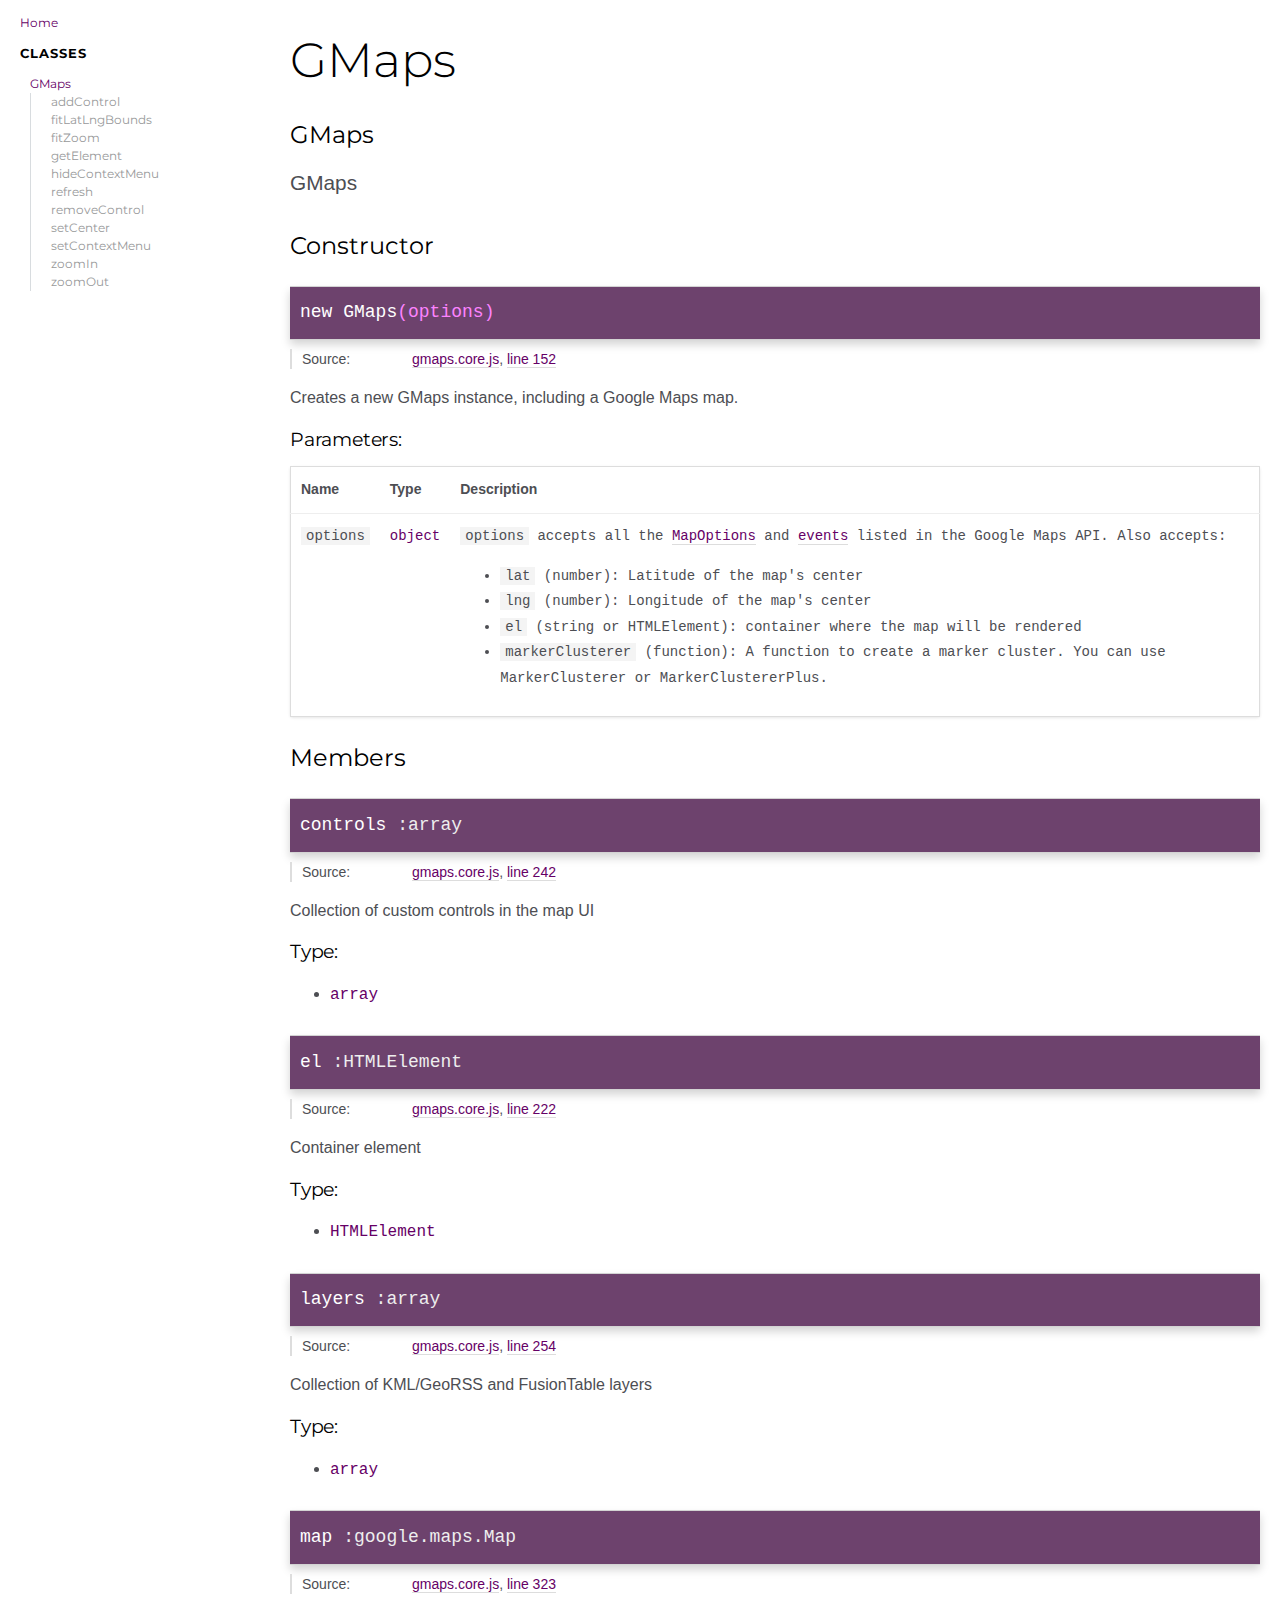
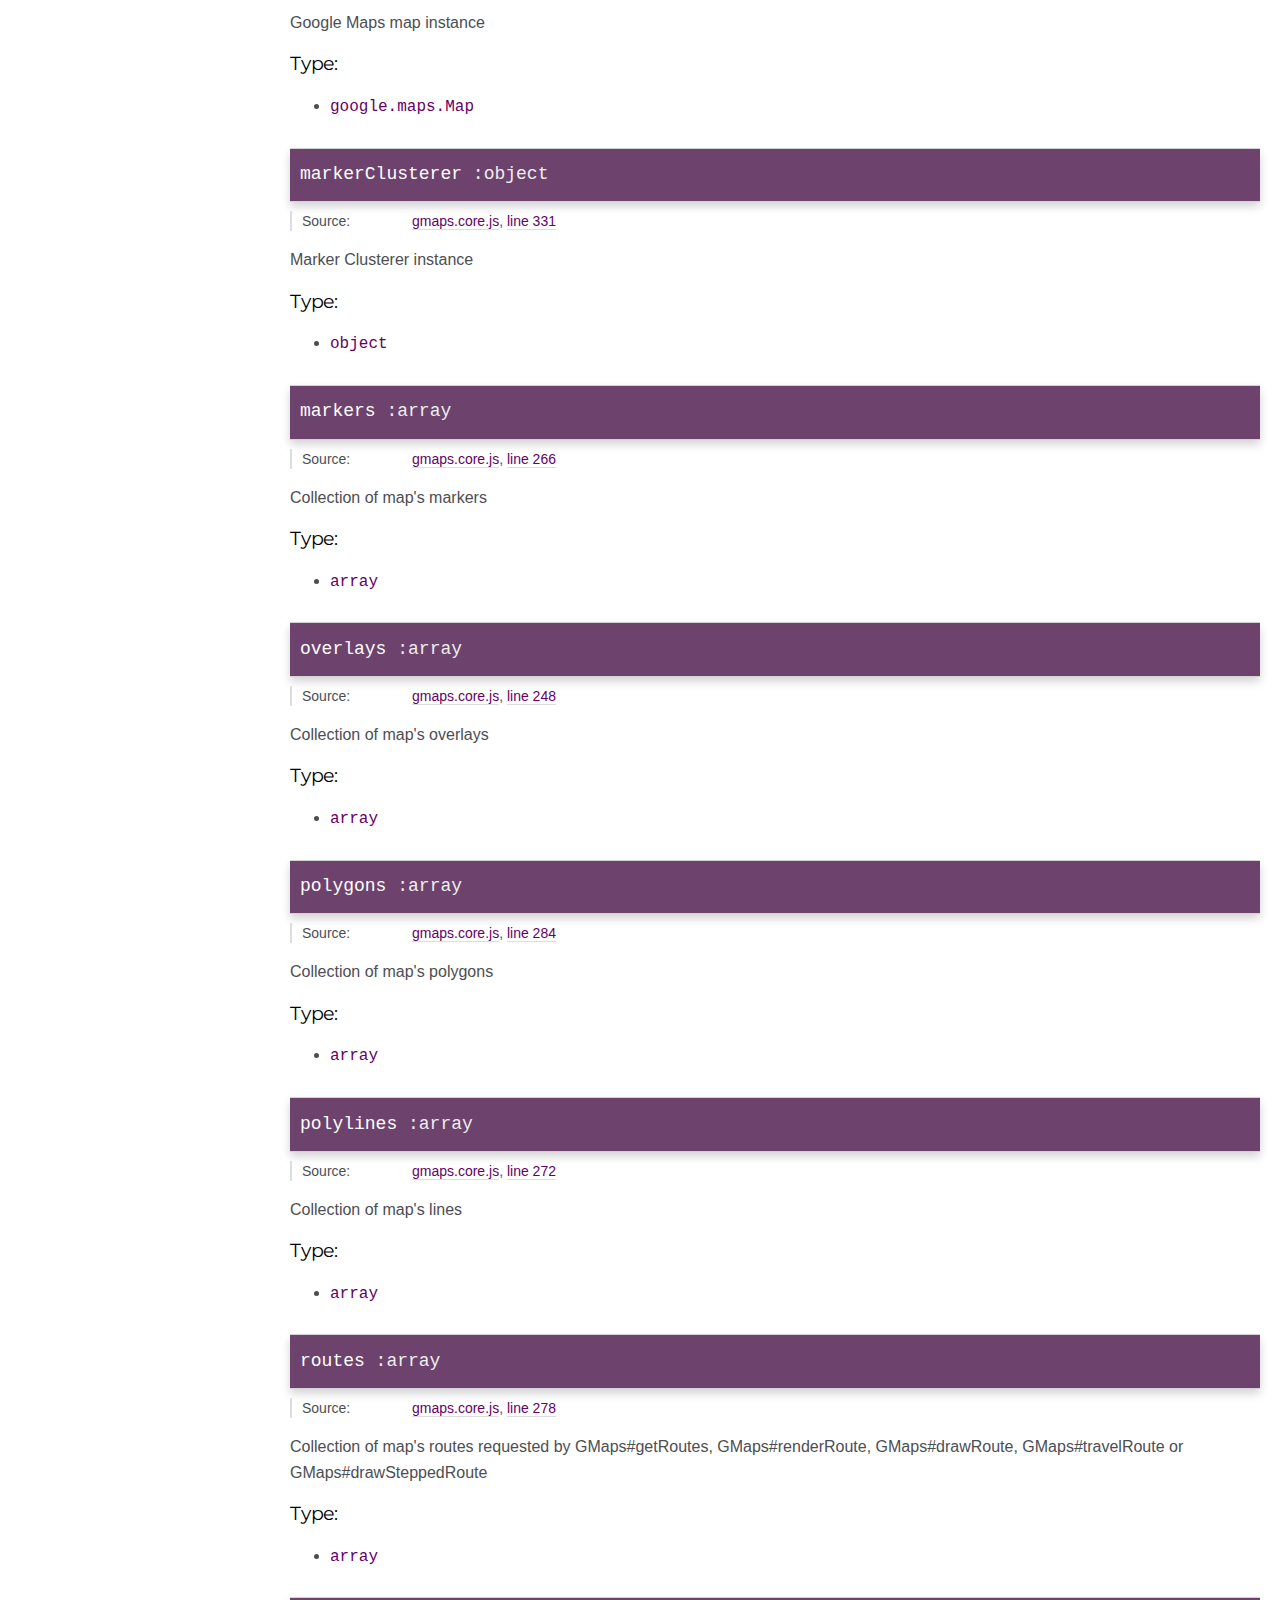
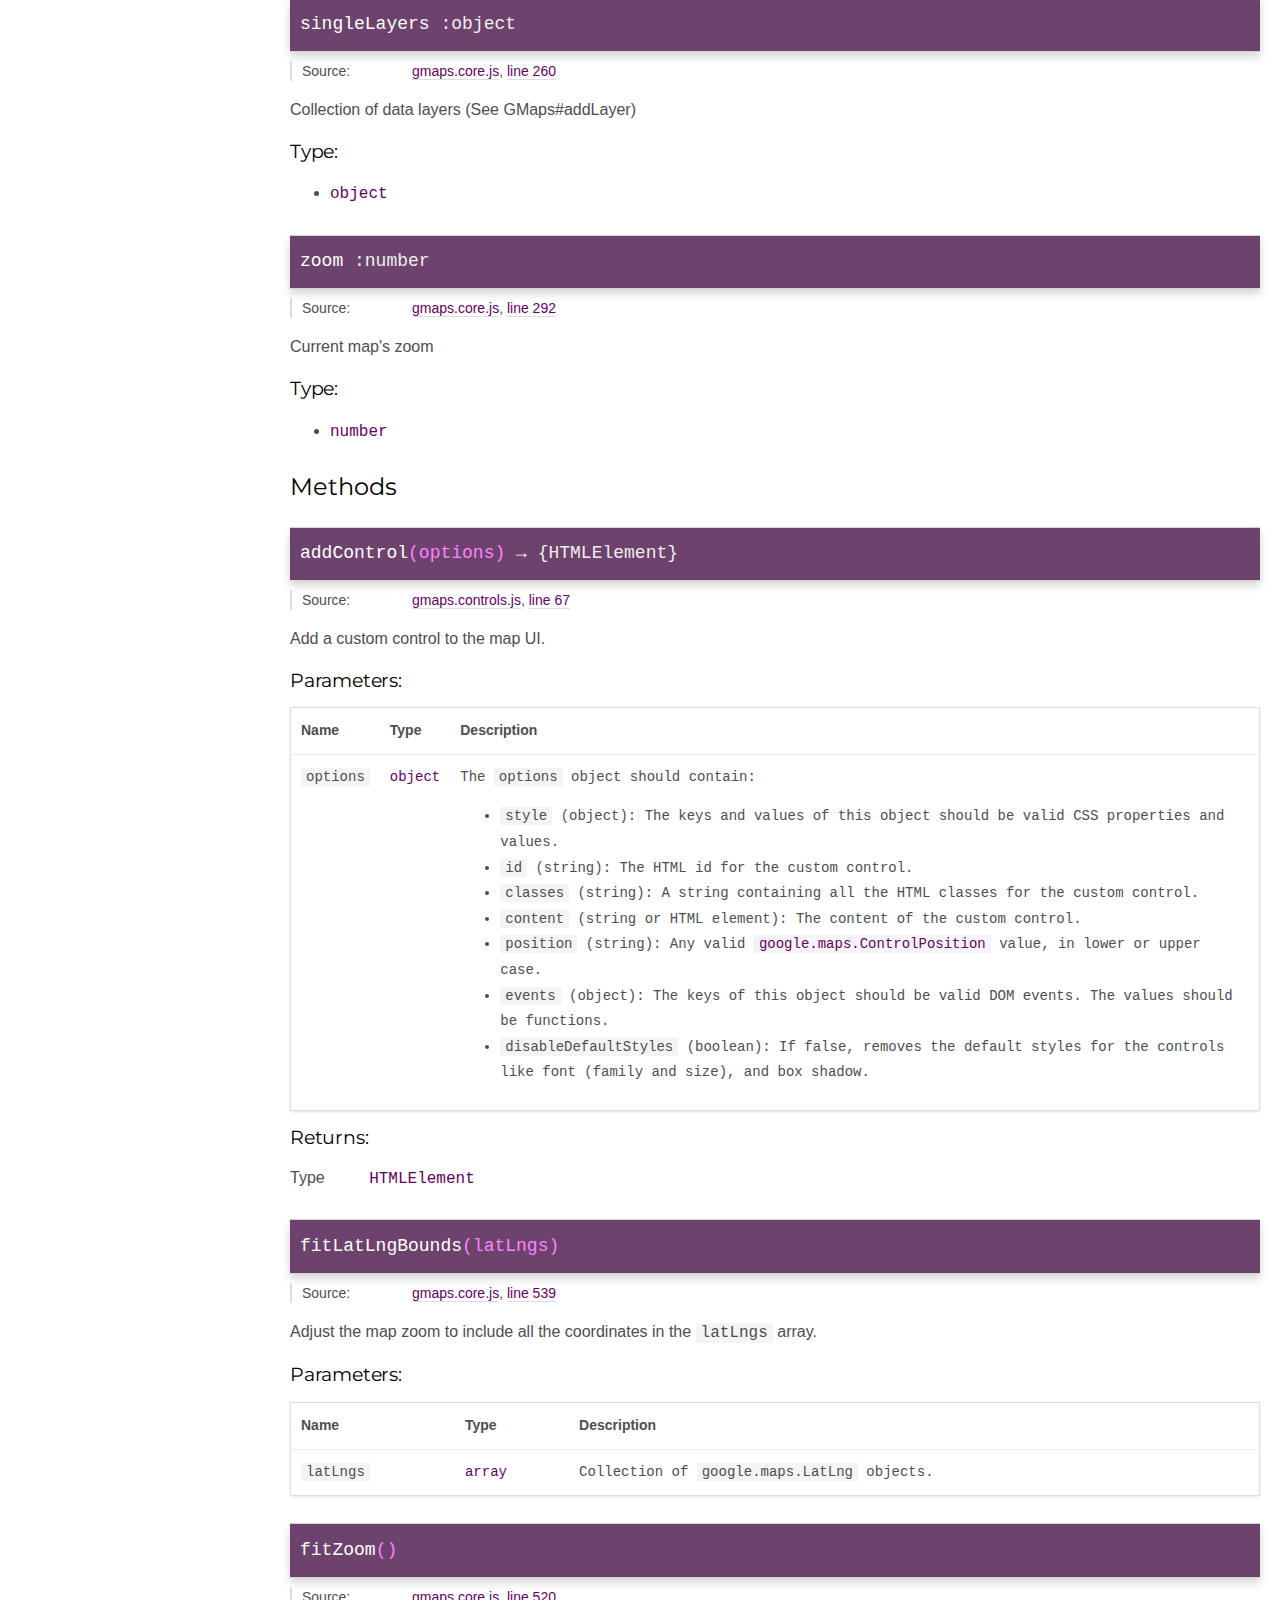
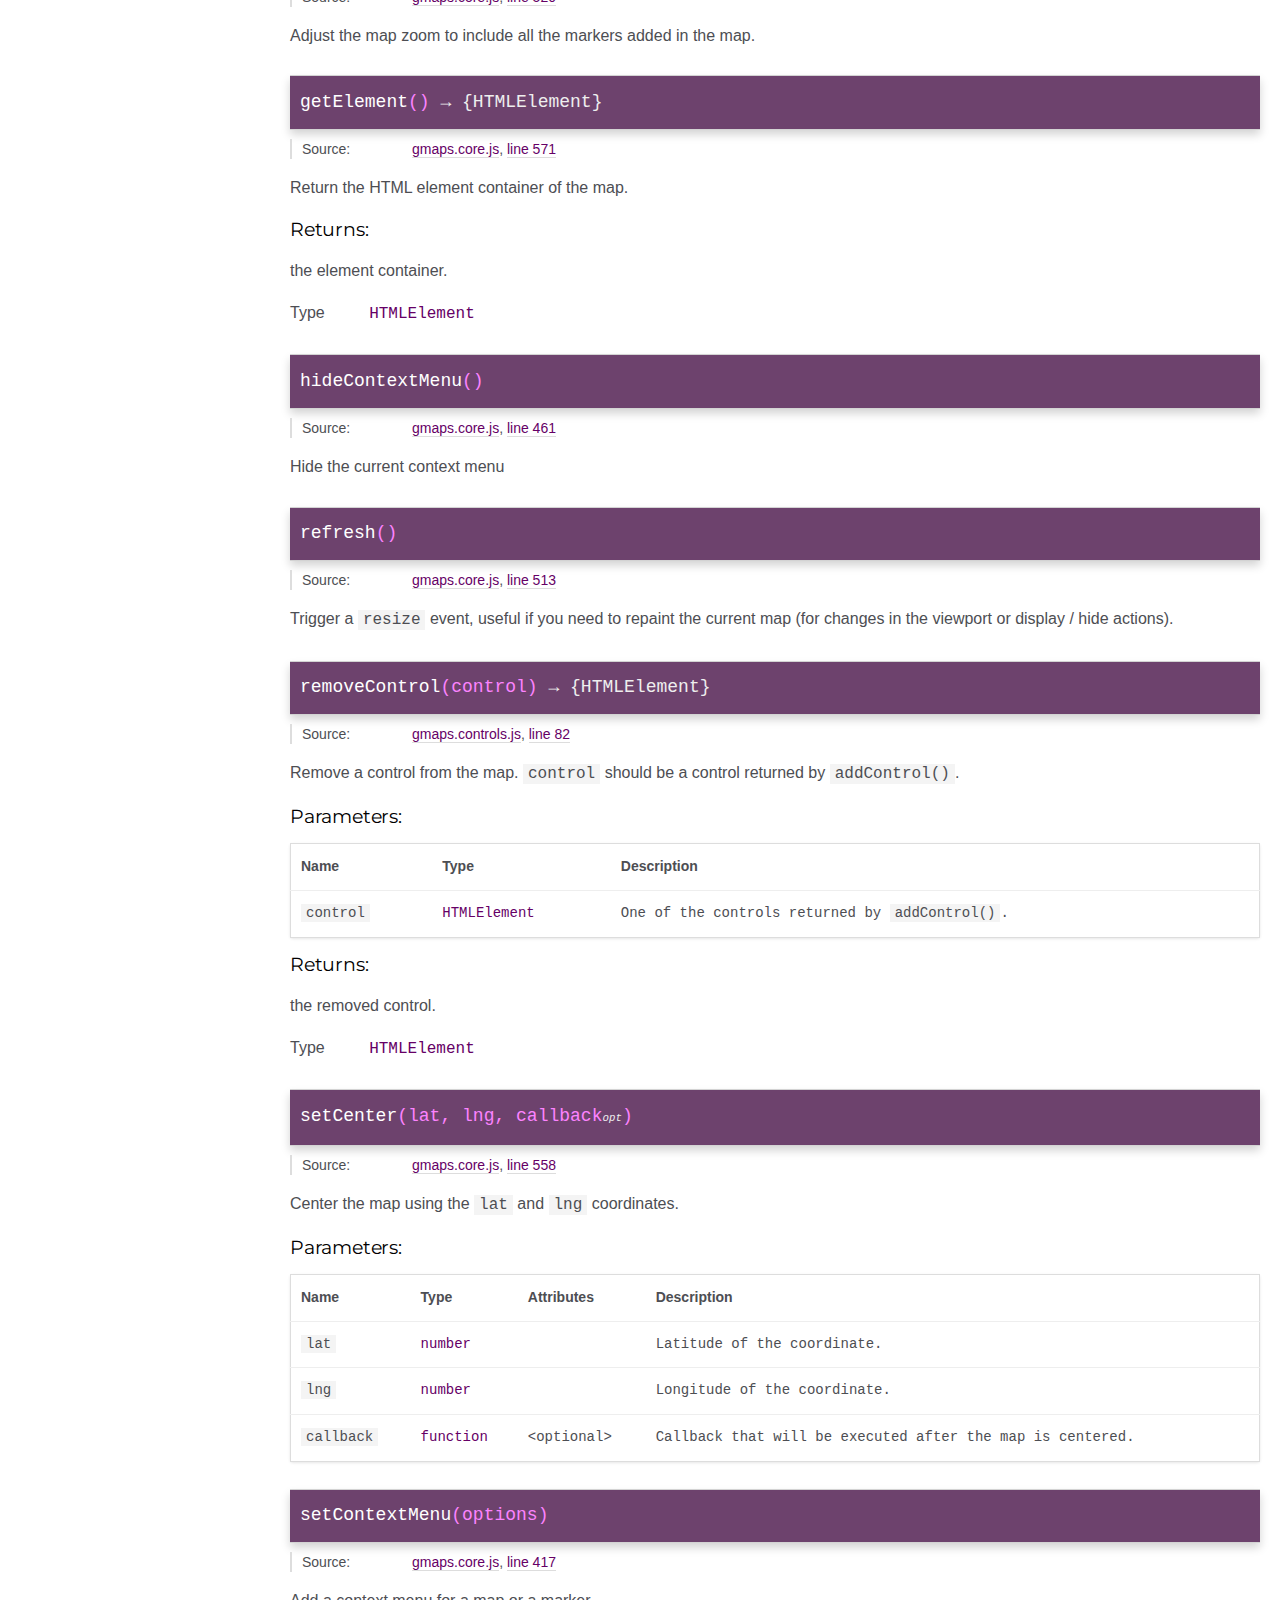
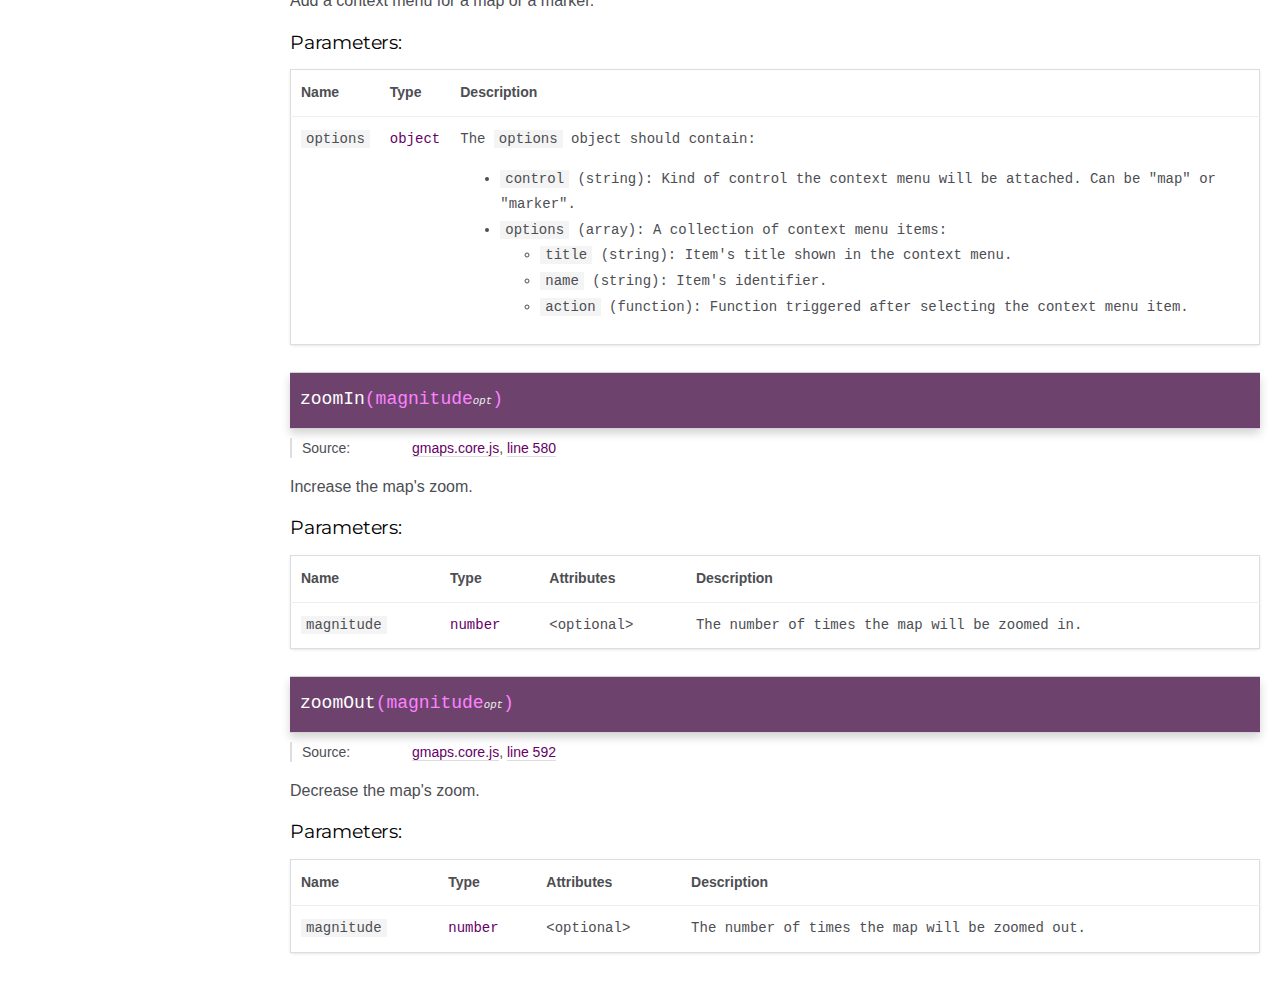
<file: assets/vendor/gmaps/docs/GMaps.html>
<!DOCTYPE html>
<html lang="en">
<head>
    <meta charset="utf-8">
    <title>GMaps - Documentation</title>

    <script src="scripts/prettify/prettify.js"></script>
    <script src="scripts/prettify/lang-css.js"></script>
    <!--[if lt IE 9]>
      <script src="//html5shiv.googlecode.com/svn/trunk/html5.js"></script>
    <![endif]-->
    <link type="text/css" rel="stylesheet" href="https://code.ionicframework.com/ionicons/2.0.1/css/ionicons.min.css">
    <link type="text/css" rel="stylesheet" href="styles/prettify.css">
    <link type="text/css" rel="stylesheet" href="styles/jsdoc.css">
</head>
<body>

<input type="checkbox" id="nav-trigger" class="nav-trigger" />
<label for="nav-trigger" class="navicon-button x">
  <div class="navicon"></div>
</label>

<label for="nav-trigger" class="overlay"></label>

<nav>
    <h2><a href="index.html">Home</a></h2><h3>Classes</h3><ul><li><a href="GMaps.html">GMaps</a><ul class='methods'><li data-type='method'><a href="GMaps.html#addControl">addControl</a></li><li data-type='method'><a href="GMaps.html#fitLatLngBounds">fitLatLngBounds</a></li><li data-type='method'><a href="GMaps.html#fitZoom">fitZoom</a></li><li data-type='method'><a href="GMaps.html#getElement">getElement</a></li><li data-type='method'><a href="GMaps.html#hideContextMenu">hideContextMenu</a></li><li data-type='method'><a href="GMaps.html#refresh">refresh</a></li><li data-type='method'><a href="GMaps.html#removeControl">removeControl</a></li><li data-type='method'><a href="GMaps.html#setCenter">setCenter</a></li><li data-type='method'><a href="GMaps.html#setContextMenu">setContextMenu</a></li><li data-type='method'><a href="GMaps.html#zoomIn">zoomIn</a></li><li data-type='method'><a href="GMaps.html#zoomOut">zoomOut</a></li></ul></li></ul>
</nav>

<div id="main">
    
    <h1 class="page-title">GMaps</h1>
    

    




<section>

<header>
    
        <h2>
        GMaps
        </h2>
        
            <div class="class-description"><p>GMaps</p></div>
        
    
</header>

<article>
    <div class="container-overview">
    
        

    
    <h2>Constructor</h2>
    

    <h4 class="name" id="GMaps"><span class="type-signature"></span>new GMaps<span class="signature">(options)</span><span class="type-signature"></span></h4>

    




<dl class="details">

    
    <dt class="tag-source">Source:</dt>
    <dd class="tag-source"><ul class="dummy"><li>
        <a href="gmaps.core.js.html">gmaps.core.js</a>, <a href="gmaps.core.js.html#line152">line 152</a>
    </li></ul></dd>
    

    

    

    

    

    

    

    

    

    

    

    

    

    

    

    
</dl>





<div class="description">
    <p>Creates a new GMaps instance, including a Google Maps map.</p>
</div>











    <h5>Parameters:</h5>
    

<table class="params">
    <thead>
    <tr>
        
        <th>Name</th>
        

        <th>Type</th>

        

        

        <th class="last">Description</th>
    </tr>
    </thead>

    <tbody>
    

        <tr>
            
                <td class="name"><code>options</code></td>
            

            <td class="type">
            
                
<span class="param-type">object</span>


            
            </td>

            

            

            <td class="description last"><p><code>options</code> accepts all the <a href="https://developers.google.com/maps/documentation/javascript/reference#MapOptions">MapOptions</a> and <a href="https://developers.google.com/maps/documentation/javascript/reference#Map">events</a> listed in the Google Maps API. Also accepts:</p>
<ul>
<li><code>lat</code> (number): Latitude of the map's center</li>
<li><code>lng</code> (number): Longitude of the map's center</li>
<li><code>el</code> (string or HTMLElement): container where the map will be rendered</li>
<li><code>markerClusterer</code> (function): A function to create a marker cluster. You can use MarkerClusterer or MarkerClustererPlus.</li>
</ul></td>
        </tr>

    
    </tbody>
</table>
















    
    </div>

    

    

    

     

    

    
        <h3 class="subsection-title">Members</h3>

        
            
<h4 class="name" id="controls"><span class="type-signature"></span>controls<span class="type-signature"> :array</span></h4>





<dl class="details">

    
    <dt class="tag-source">Source:</dt>
    <dd class="tag-source"><ul class="dummy"><li>
        <a href="gmaps.core.js.html">gmaps.core.js</a>, <a href="gmaps.core.js.html#line242">line 242</a>
    </li></ul></dd>
    

    

    

    

    

    

    

    

    

    

    

    

    

    

    

    
</dl>





<div class="description">
    <p>Collection of custom controls in the map UI</p>
</div>



    <h5>Type:</h5>
    <ul>
        <li>
            
<span class="param-type">array</span>


        </li>
    </ul>






        
            
<h4 class="name" id="el"><span class="type-signature"></span>el<span class="type-signature"> :HTMLElement</span></h4>





<dl class="details">

    
    <dt class="tag-source">Source:</dt>
    <dd class="tag-source"><ul class="dummy"><li>
        <a href="gmaps.core.js.html">gmaps.core.js</a>, <a href="gmaps.core.js.html#line222">line 222</a>
    </li></ul></dd>
    

    

    

    

    

    

    

    

    

    

    

    

    

    

    

    
</dl>





<div class="description">
    <p>Container element</p>
</div>



    <h5>Type:</h5>
    <ul>
        <li>
            
<span class="param-type">HTMLElement</span>


        </li>
    </ul>






        
            
<h4 class="name" id="layers"><span class="type-signature"></span>layers<span class="type-signature"> :array</span></h4>





<dl class="details">

    
    <dt class="tag-source">Source:</dt>
    <dd class="tag-source"><ul class="dummy"><li>
        <a href="gmaps.core.js.html">gmaps.core.js</a>, <a href="gmaps.core.js.html#line254">line 254</a>
    </li></ul></dd>
    

    

    

    

    

    

    

    

    

    

    

    

    

    

    

    
</dl>





<div class="description">
    <p>Collection of KML/GeoRSS and FusionTable layers</p>
</div>



    <h5>Type:</h5>
    <ul>
        <li>
            
<span class="param-type">array</span>


        </li>
    </ul>






        
            
<h4 class="name" id="map"><span class="type-signature"></span>map<span class="type-signature"> :google.maps.Map</span></h4>





<dl class="details">

    
    <dt class="tag-source">Source:</dt>
    <dd class="tag-source"><ul class="dummy"><li>
        <a href="gmaps.core.js.html">gmaps.core.js</a>, <a href="gmaps.core.js.html#line323">line 323</a>
    </li></ul></dd>
    

    

    

    

    

    

    

    

    

    

    

    

    

    

    

    
</dl>





<div class="description">
    <p>Google Maps map instance</p>
</div>



    <h5>Type:</h5>
    <ul>
        <li>
            
<span class="param-type">google.maps.Map</span>


        </li>
    </ul>






        
            
<h4 class="name" id="markerClusterer"><span class="type-signature"></span>markerClusterer<span class="type-signature"> :object</span></h4>





<dl class="details">

    
    <dt class="tag-source">Source:</dt>
    <dd class="tag-source"><ul class="dummy"><li>
        <a href="gmaps.core.js.html">gmaps.core.js</a>, <a href="gmaps.core.js.html#line331">line 331</a>
    </li></ul></dd>
    

    

    

    

    

    

    

    

    

    

    

    

    

    

    

    
</dl>





<div class="description">
    <p>Marker Clusterer instance</p>
</div>



    <h5>Type:</h5>
    <ul>
        <li>
            
<span class="param-type">object</span>


        </li>
    </ul>






        
            
<h4 class="name" id="markers"><span class="type-signature"></span>markers<span class="type-signature"> :array</span></h4>





<dl class="details">

    
    <dt class="tag-source">Source:</dt>
    <dd class="tag-source"><ul class="dummy"><li>
        <a href="gmaps.core.js.html">gmaps.core.js</a>, <a href="gmaps.core.js.html#line266">line 266</a>
    </li></ul></dd>
    

    

    

    

    

    

    

    

    

    

    

    

    

    

    

    
</dl>





<div class="description">
    <p>Collection of map's markers</p>
</div>



    <h5>Type:</h5>
    <ul>
        <li>
            
<span class="param-type">array</span>


        </li>
    </ul>






        
            
<h4 class="name" id="overlays"><span class="type-signature"></span>overlays<span class="type-signature"> :array</span></h4>





<dl class="details">

    
    <dt class="tag-source">Source:</dt>
    <dd class="tag-source"><ul class="dummy"><li>
        <a href="gmaps.core.js.html">gmaps.core.js</a>, <a href="gmaps.core.js.html#line248">line 248</a>
    </li></ul></dd>
    

    

    

    

    

    

    

    

    

    

    

    

    

    

    

    
</dl>





<div class="description">
    <p>Collection of map's overlays</p>
</div>



    <h5>Type:</h5>
    <ul>
        <li>
            
<span class="param-type">array</span>


        </li>
    </ul>






        
            
<h4 class="name" id="polygons"><span class="type-signature"></span>polygons<span class="type-signature"> :array</span></h4>





<dl class="details">

    
    <dt class="tag-source">Source:</dt>
    <dd class="tag-source"><ul class="dummy"><li>
        <a href="gmaps.core.js.html">gmaps.core.js</a>, <a href="gmaps.core.js.html#line284">line 284</a>
    </li></ul></dd>
    

    

    

    

    

    

    

    

    

    

    

    

    

    

    

    
</dl>





<div class="description">
    <p>Collection of map's polygons</p>
</div>



    <h5>Type:</h5>
    <ul>
        <li>
            
<span class="param-type">array</span>


        </li>
    </ul>






        
            
<h4 class="name" id="polylines"><span class="type-signature"></span>polylines<span class="type-signature"> :array</span></h4>





<dl class="details">

    
    <dt class="tag-source">Source:</dt>
    <dd class="tag-source"><ul class="dummy"><li>
        <a href="gmaps.core.js.html">gmaps.core.js</a>, <a href="gmaps.core.js.html#line272">line 272</a>
    </li></ul></dd>
    

    

    

    

    

    

    

    

    

    

    

    

    

    

    

    
</dl>





<div class="description">
    <p>Collection of map's lines</p>
</div>



    <h5>Type:</h5>
    <ul>
        <li>
            
<span class="param-type">array</span>


        </li>
    </ul>






        
            
<h4 class="name" id="routes"><span class="type-signature"></span>routes<span class="type-signature"> :array</span></h4>





<dl class="details">

    
    <dt class="tag-source">Source:</dt>
    <dd class="tag-source"><ul class="dummy"><li>
        <a href="gmaps.core.js.html">gmaps.core.js</a>, <a href="gmaps.core.js.html#line278">line 278</a>
    </li></ul></dd>
    

    

    

    

    

    

    

    

    

    

    

    

    

    

    

    
</dl>





<div class="description">
    <p>Collection of map's routes requested by GMaps#getRoutes, GMaps#renderRoute, GMaps#drawRoute, GMaps#travelRoute or GMaps#drawSteppedRoute</p>
</div>



    <h5>Type:</h5>
    <ul>
        <li>
            
<span class="param-type">array</span>


        </li>
    </ul>






        
            
<h4 class="name" id="singleLayers"><span class="type-signature"></span>singleLayers<span class="type-signature"> :object</span></h4>





<dl class="details">

    
    <dt class="tag-source">Source:</dt>
    <dd class="tag-source"><ul class="dummy"><li>
        <a href="gmaps.core.js.html">gmaps.core.js</a>, <a href="gmaps.core.js.html#line260">line 260</a>
    </li></ul></dd>
    

    

    

    

    

    

    

    

    

    

    

    

    

    

    

    
</dl>





<div class="description">
    <p>Collection of data layers (See GMaps#addLayer)</p>
</div>



    <h5>Type:</h5>
    <ul>
        <li>
            
<span class="param-type">object</span>


        </li>
    </ul>






        
            
<h4 class="name" id="zoom"><span class="type-signature"></span>zoom<span class="type-signature"> :number</span></h4>





<dl class="details">

    
    <dt class="tag-source">Source:</dt>
    <dd class="tag-source"><ul class="dummy"><li>
        <a href="gmaps.core.js.html">gmaps.core.js</a>, <a href="gmaps.core.js.html#line292">line 292</a>
    </li></ul></dd>
    

    

    

    

    

    

    

    

    

    

    

    

    

    

    

    
</dl>





<div class="description">
    <p>Current map's zoom</p>
</div>



    <h5>Type:</h5>
    <ul>
        <li>
            
<span class="param-type">number</span>


        </li>
    </ul>






        
    

    
        <h3 class="subsection-title">Methods</h3>

        
            

    

    <h4 class="name" id="addControl"><span class="type-signature"></span>addControl<span class="signature">(options)</span><span class="type-signature"> &rarr; {HTMLElement}</span></h4>

    




<dl class="details">

    
    <dt class="tag-source">Source:</dt>
    <dd class="tag-source"><ul class="dummy"><li>
        <a href="gmaps.controls.js.html">gmaps.controls.js</a>, <a href="gmaps.controls.js.html#line67">line 67</a>
    </li></ul></dd>
    

    

    

    

    

    

    

    

    

    

    

    

    

    

    

    
</dl>





<div class="description">
    <p>Add a custom control to the map UI.</p>
</div>











    <h5>Parameters:</h5>
    

<table class="params">
    <thead>
    <tr>
        
        <th>Name</th>
        

        <th>Type</th>

        

        

        <th class="last">Description</th>
    </tr>
    </thead>

    <tbody>
    

        <tr>
            
                <td class="name"><code>options</code></td>
            

            <td class="type">
            
                
<span class="param-type">object</span>


            
            </td>

            

            

            <td class="description last"><p>The <code>options</code> object should contain:</p>
<ul>
<li><code>style</code> (object): The keys and values of this object should be valid CSS properties and values.</li>
<li><code>id</code> (string): The HTML id for the custom control.</li>
<li><code>classes</code> (string): A string containing all the HTML classes for the custom control.</li>
<li><code>content</code> (string or HTML element): The content of the custom control.</li>
<li><code>position</code> (string): Any valid <a href="https://developers.google.com/maps/documentation/javascript/controls#ControlPositioning"><code>google.maps.ControlPosition</code></a> value, in lower or upper case.</li>
<li><code>events</code> (object): The keys of this object should be valid DOM events. The values should be functions.</li>
<li><code>disableDefaultStyles</code> (boolean): If false, removes the default styles for the controls like font (family and size), and box shadow.</li>
</ul></td>
        </tr>

    
    </tbody>
</table>














<h5>Returns:</h5>

        


<dl class="param-type">
    <dt>
        Type
    </dt>
    <dd>
        
<span class="param-type">HTMLElement</span>


    </dd>
</dl>

    


        
            

    

    <h4 class="name" id="fitLatLngBounds"><span class="type-signature"></span>fitLatLngBounds<span class="signature">(latLngs)</span><span class="type-signature"></span></h4>

    




<dl class="details">

    
    <dt class="tag-source">Source:</dt>
    <dd class="tag-source"><ul class="dummy"><li>
        <a href="gmaps.core.js.html">gmaps.core.js</a>, <a href="gmaps.core.js.html#line539">line 539</a>
    </li></ul></dd>
    

    

    

    

    

    

    

    

    

    

    

    

    

    

    

    
</dl>





<div class="description">
    <p>Adjust the map zoom to include all the coordinates in the <code>latLngs</code> array.</p>
</div>











    <h5>Parameters:</h5>
    

<table class="params">
    <thead>
    <tr>
        
        <th>Name</th>
        

        <th>Type</th>

        

        

        <th class="last">Description</th>
    </tr>
    </thead>

    <tbody>
    

        <tr>
            
                <td class="name"><code>latLngs</code></td>
            

            <td class="type">
            
                
<span class="param-type">array</span>


            
            </td>

            

            

            <td class="description last"><p>Collection of <code>google.maps.LatLng</code> objects.</p></td>
        </tr>

    
    </tbody>
</table>
















        
            

    

    <h4 class="name" id="fitZoom"><span class="type-signature"></span>fitZoom<span class="signature">()</span><span class="type-signature"></span></h4>

    




<dl class="details">

    
    <dt class="tag-source">Source:</dt>
    <dd class="tag-source"><ul class="dummy"><li>
        <a href="gmaps.core.js.html">gmaps.core.js</a>, <a href="gmaps.core.js.html#line520">line 520</a>
    </li></ul></dd>
    

    

    

    

    

    

    

    

    

    

    

    

    

    

    

    
</dl>





<div class="description">
    <p>Adjust the map zoom to include all the markers added in the map.</p>
</div>

























        
            

    

    <h4 class="name" id="getElement"><span class="type-signature"></span>getElement<span class="signature">()</span><span class="type-signature"> &rarr; {HTMLElement}</span></h4>

    




<dl class="details">

    
    <dt class="tag-source">Source:</dt>
    <dd class="tag-source"><ul class="dummy"><li>
        <a href="gmaps.core.js.html">gmaps.core.js</a>, <a href="gmaps.core.js.html#line571">line 571</a>
    </li></ul></dd>
    

    

    

    

    

    

    

    

    

    

    

    

    

    

    

    
</dl>





<div class="description">
    <p>Return the HTML element container of the map.</p>
</div>























<h5>Returns:</h5>

        
<div class="param-desc">
    <p>the element container.</p>
</div>



<dl class="param-type">
    <dt>
        Type
    </dt>
    <dd>
        
<span class="param-type">HTMLElement</span>


    </dd>
</dl>

    


        
            

    

    <h4 class="name" id="hideContextMenu"><span class="type-signature"></span>hideContextMenu<span class="signature">()</span><span class="type-signature"></span></h4>

    




<dl class="details">

    
    <dt class="tag-source">Source:</dt>
    <dd class="tag-source"><ul class="dummy"><li>
        <a href="gmaps.core.js.html">gmaps.core.js</a>, <a href="gmaps.core.js.html#line461">line 461</a>
    </li></ul></dd>
    

    

    

    

    

    

    

    

    

    

    

    

    

    

    

    
</dl>





<div class="description">
    <p>Hide the current context menu</p>
</div>

























        
            

    

    <h4 class="name" id="refresh"><span class="type-signature"></span>refresh<span class="signature">()</span><span class="type-signature"></span></h4>

    




<dl class="details">

    
    <dt class="tag-source">Source:</dt>
    <dd class="tag-source"><ul class="dummy"><li>
        <a href="gmaps.core.js.html">gmaps.core.js</a>, <a href="gmaps.core.js.html#line513">line 513</a>
    </li></ul></dd>
    

    

    

    

    

    

    

    

    

    

    

    

    

    

    

    
</dl>





<div class="description">
    <p>Trigger a <code>resize</code> event, useful if you need to repaint the current map (for changes in the viewport or display / hide actions).</p>
</div>

























        
            

    

    <h4 class="name" id="removeControl"><span class="type-signature"></span>removeControl<span class="signature">(control)</span><span class="type-signature"> &rarr; {HTMLElement}</span></h4>

    




<dl class="details">

    
    <dt class="tag-source">Source:</dt>
    <dd class="tag-source"><ul class="dummy"><li>
        <a href="gmaps.controls.js.html">gmaps.controls.js</a>, <a href="gmaps.controls.js.html#line82">line 82</a>
    </li></ul></dd>
    

    

    

    

    

    

    

    

    

    

    

    

    

    

    

    
</dl>





<div class="description">
    <p>Remove a control from the map. <code>control</code> should be a control returned by <code>addControl()</code>.</p>
</div>











    <h5>Parameters:</h5>
    

<table class="params">
    <thead>
    <tr>
        
        <th>Name</th>
        

        <th>Type</th>

        

        

        <th class="last">Description</th>
    </tr>
    </thead>

    <tbody>
    

        <tr>
            
                <td class="name"><code>control</code></td>
            

            <td class="type">
            
                
<span class="param-type">HTMLElement</span>


            
            </td>

            

            

            <td class="description last"><p>One of the controls returned by <code>addControl()</code>.</p></td>
        </tr>

    
    </tbody>
</table>














<h5>Returns:</h5>

        
<div class="param-desc">
    <p>the removed control.</p>
</div>



<dl class="param-type">
    <dt>
        Type
    </dt>
    <dd>
        
<span class="param-type">HTMLElement</span>


    </dd>
</dl>

    


        
            

    

    <h4 class="name" id="setCenter"><span class="type-signature"></span>setCenter<span class="signature">(lat, lng, callback<span class="signature-attributes">opt</span>)</span><span class="type-signature"></span></h4>

    




<dl class="details">

    
    <dt class="tag-source">Source:</dt>
    <dd class="tag-source"><ul class="dummy"><li>
        <a href="gmaps.core.js.html">gmaps.core.js</a>, <a href="gmaps.core.js.html#line558">line 558</a>
    </li></ul></dd>
    

    

    

    

    

    

    

    

    

    

    

    

    

    

    

    
</dl>





<div class="description">
    <p>Center the map using the <code>lat</code> and <code>lng</code> coordinates.</p>
</div>











    <h5>Parameters:</h5>
    

<table class="params">
    <thead>
    <tr>
        
        <th>Name</th>
        

        <th>Type</th>

        
        <th>Attributes</th>
        

        

        <th class="last">Description</th>
    </tr>
    </thead>

    <tbody>
    

        <tr>
            
                <td class="name"><code>lat</code></td>
            

            <td class="type">
            
                
<span class="param-type">number</span>


            
            </td>

            
                <td class="attributes">
                

                

                
                </td>
            

            

            <td class="description last"><p>Latitude of the coordinate.</p></td>
        </tr>

    

        <tr>
            
                <td class="name"><code>lng</code></td>
            

            <td class="type">
            
                
<span class="param-type">number</span>


            
            </td>

            
                <td class="attributes">
                

                

                
                </td>
            

            

            <td class="description last"><p>Longitude of the coordinate.</p></td>
        </tr>

    

        <tr>
            
                <td class="name"><code>callback</code></td>
            

            <td class="type">
            
                
<span class="param-type">function</span>


            
            </td>

            
                <td class="attributes">
                
                    &lt;optional><br>
                

                

                
                </td>
            

            

            <td class="description last"><p>Callback that will be executed after the map is centered.</p></td>
        </tr>

    
    </tbody>
</table>
















        
            

    

    <h4 class="name" id="setContextMenu"><span class="type-signature"></span>setContextMenu<span class="signature">(options)</span><span class="type-signature"></span></h4>

    




<dl class="details">

    
    <dt class="tag-source">Source:</dt>
    <dd class="tag-source"><ul class="dummy"><li>
        <a href="gmaps.core.js.html">gmaps.core.js</a>, <a href="gmaps.core.js.html#line417">line 417</a>
    </li></ul></dd>
    

    

    

    

    

    

    

    

    

    

    

    

    

    

    

    
</dl>





<div class="description">
    <p>Add a context menu for a map or a marker.</p>
</div>











    <h5>Parameters:</h5>
    

<table class="params">
    <thead>
    <tr>
        
        <th>Name</th>
        

        <th>Type</th>

        

        

        <th class="last">Description</th>
    </tr>
    </thead>

    <tbody>
    

        <tr>
            
                <td class="name"><code>options</code></td>
            

            <td class="type">
            
                
<span class="param-type">object</span>


            
            </td>

            

            

            <td class="description last"><p>The <code>options</code> object should contain:</p>
<ul>
<li><code>control</code> (string): Kind of control the context menu will be attached. Can be &quot;map&quot; or &quot;marker&quot;.</li>
<li><code>options</code> (array): A collection of context menu items:<ul>
<li><code>title</code> (string): Item's title shown in the context menu.</li>
<li><code>name</code> (string): Item's identifier.</li>
<li><code>action</code> (function): Function triggered after selecting the context menu item.</li>
</ul>
</li>
</ul></td>
        </tr>

    
    </tbody>
</table>
















        
            

    

    <h4 class="name" id="zoomIn"><span class="type-signature"></span>zoomIn<span class="signature">(magnitude<span class="signature-attributes">opt</span>)</span><span class="type-signature"></span></h4>

    




<dl class="details">

    
    <dt class="tag-source">Source:</dt>
    <dd class="tag-source"><ul class="dummy"><li>
        <a href="gmaps.core.js.html">gmaps.core.js</a>, <a href="gmaps.core.js.html#line580">line 580</a>
    </li></ul></dd>
    

    

    

    

    

    

    

    

    

    

    

    

    

    

    

    
</dl>





<div class="description">
    <p>Increase the map's zoom.</p>
</div>











    <h5>Parameters:</h5>
    

<table class="params">
    <thead>
    <tr>
        
        <th>Name</th>
        

        <th>Type</th>

        
        <th>Attributes</th>
        

        

        <th class="last">Description</th>
    </tr>
    </thead>

    <tbody>
    

        <tr>
            
                <td class="name"><code>magnitude</code></td>
            

            <td class="type">
            
                
<span class="param-type">number</span>


            
            </td>

            
                <td class="attributes">
                
                    &lt;optional><br>
                

                

                
                </td>
            

            

            <td class="description last"><p>The number of times the map will be zoomed in.</p></td>
        </tr>

    
    </tbody>
</table>
















        
            

    

    <h4 class="name" id="zoomOut"><span class="type-signature"></span>zoomOut<span class="signature">(magnitude<span class="signature-attributes">opt</span>)</span><span class="type-signature"></span></h4>

    




<dl class="details">

    
    <dt class="tag-source">Source:</dt>
    <dd class="tag-source"><ul class="dummy"><li>
        <a href="gmaps.core.js.html">gmaps.core.js</a>, <a href="gmaps.core.js.html#line592">line 592</a>
    </li></ul></dd>
    

    

    

    

    

    

    

    

    

    

    

    

    

    

    

    
</dl>





<div class="description">
    <p>Decrease the map's zoom.</p>
</div>











    <h5>Parameters:</h5>
    

<table class="params">
    <thead>
    <tr>
        
        <th>Name</th>
        

        <th>Type</th>

        
        <th>Attributes</th>
        

        

        <th class="last">Description</th>
    </tr>
    </thead>

    <tbody>
    

        <tr>
            
                <td class="name"><code>magnitude</code></td>
            

            <td class="type">
            
                
<span class="param-type">number</span>


            
            </td>

            
                <td class="attributes">
                
                    &lt;optional><br>
                

                

                
                </td>
            

            

            <td class="description last"><p>The number of times the map will be zoomed out.</p></td>
        </tr>

    
    </tbody>
</table>
















        
    

    

    
</article>

</section>




</div>

<br class="clear">

<footer>
    Documentation generated by <a href="https://github.com/jsdoc3/jsdoc">JSDoc 3.4.0</a> on Sun Apr 03 2016 18:36:23 GMT-0400 (EDT) using the Minami theme.
</footer>

<script>prettyPrint();</script>
<script src="scripts/linenumber.js"></script>
</body>
</html>
</file>
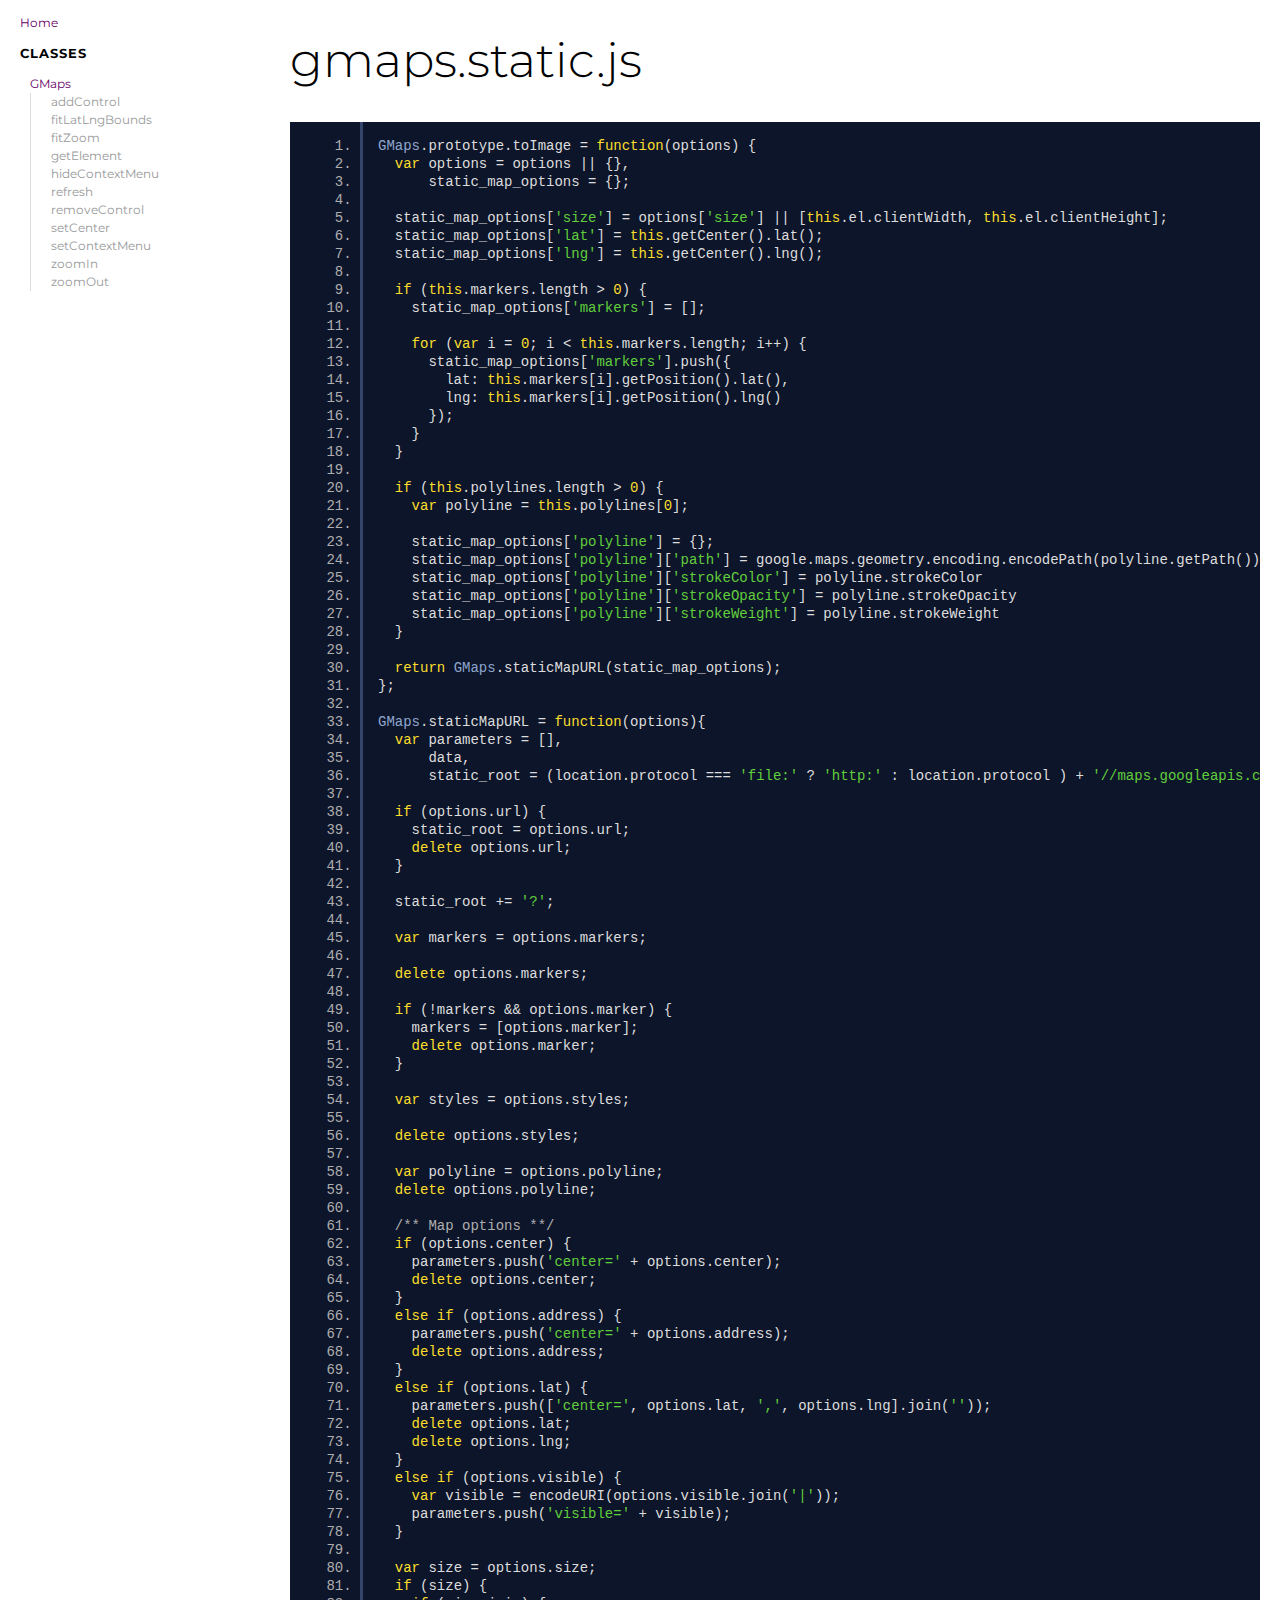
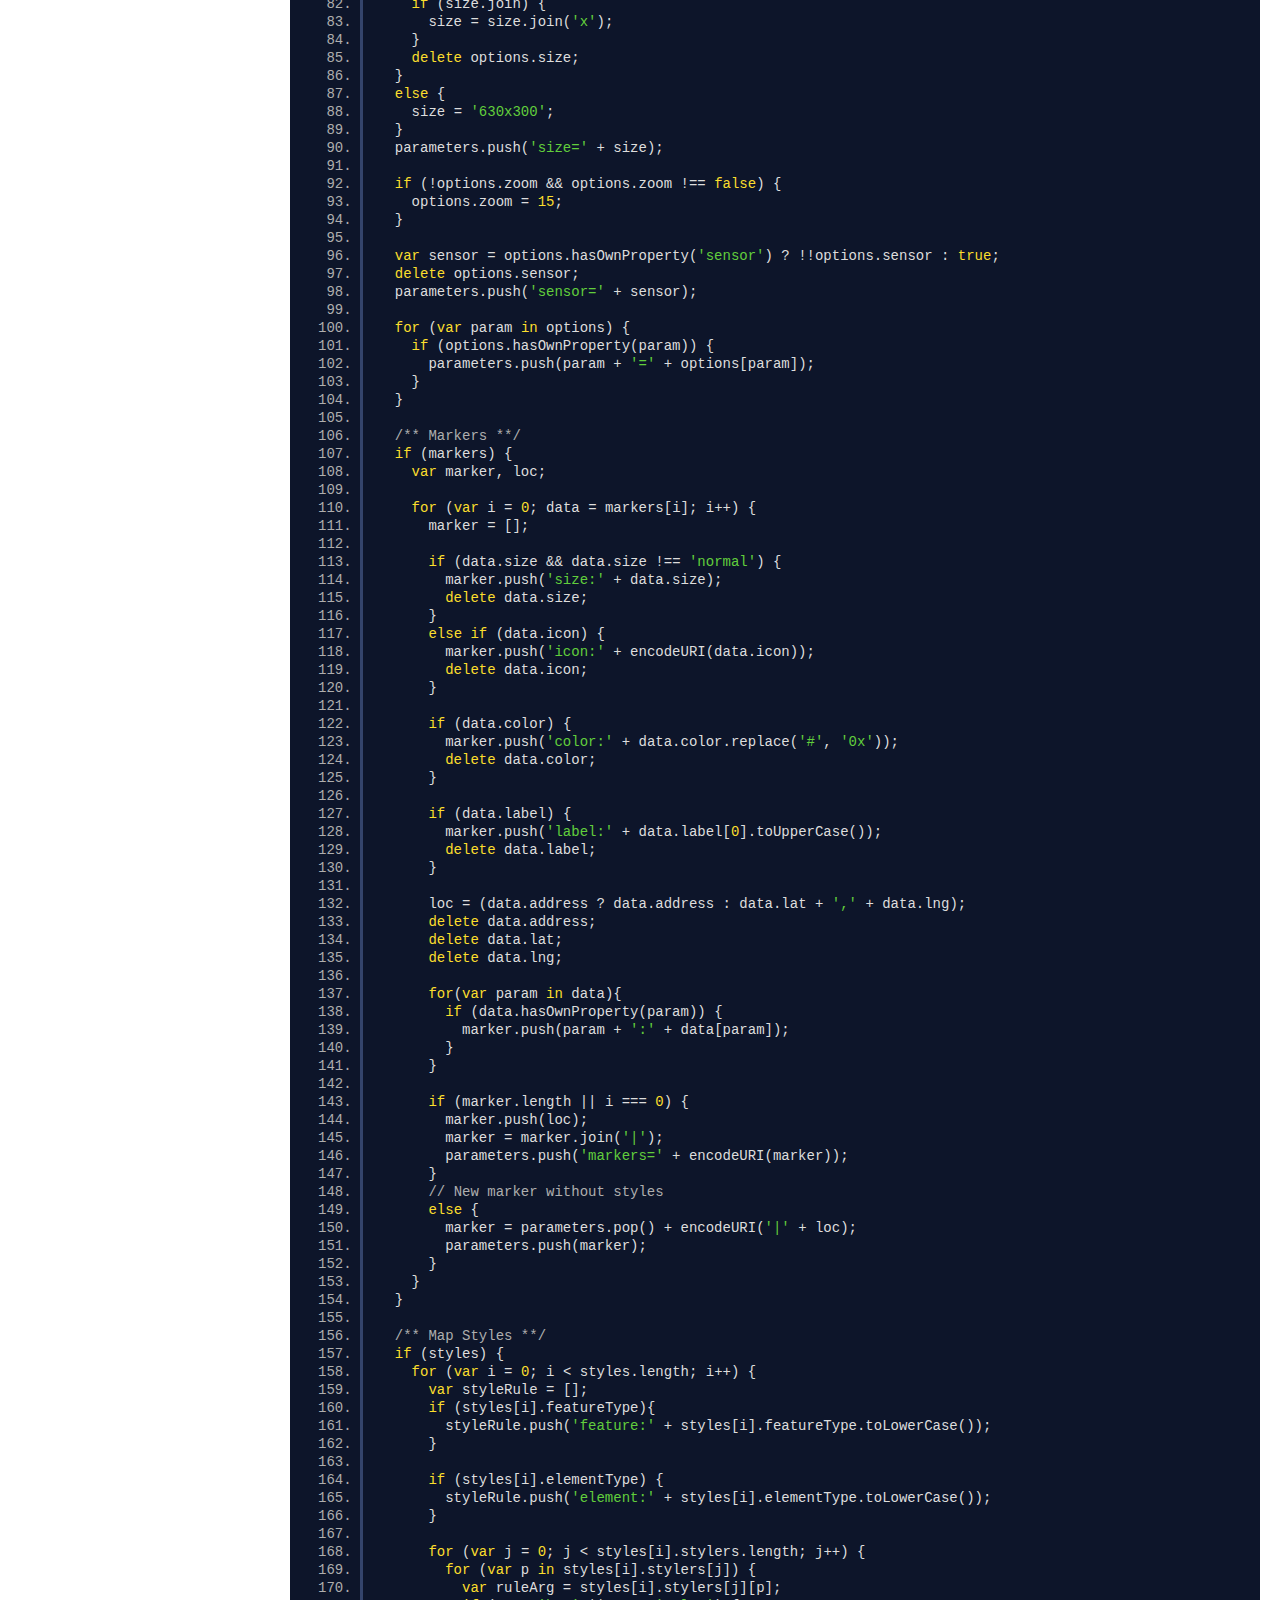
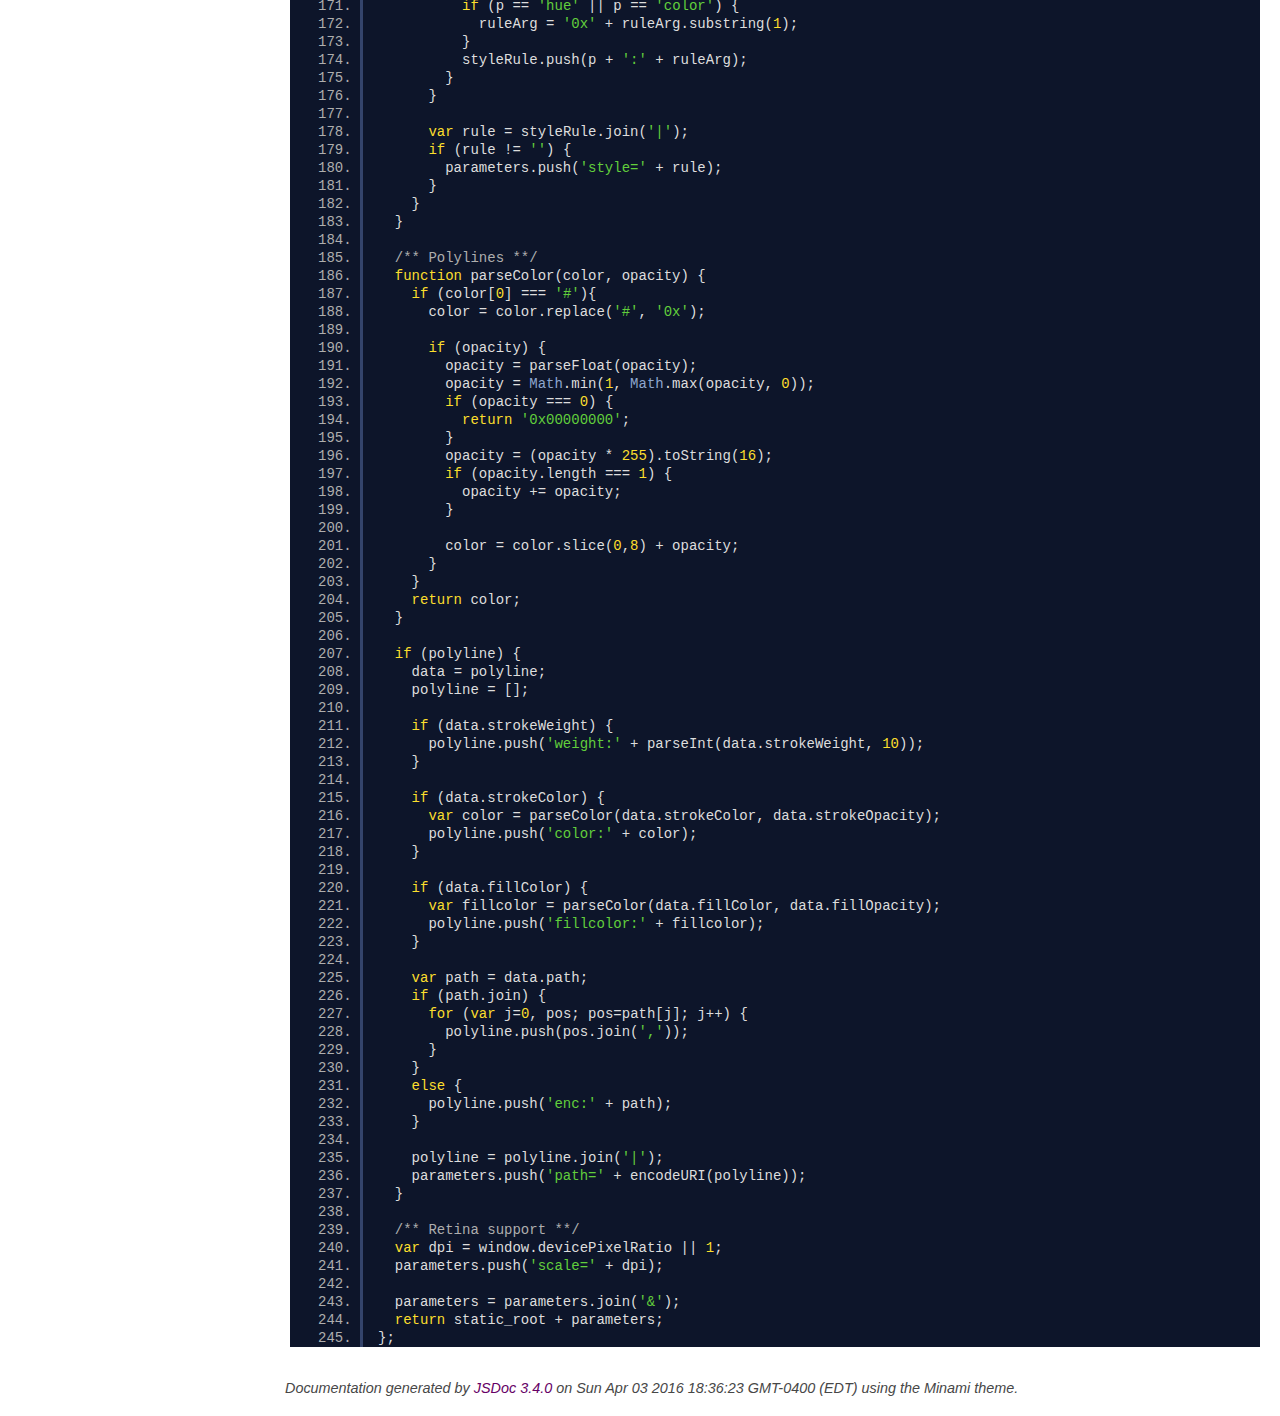
<file: assets/vendor/gmaps/docs/gmaps.static.js.html>
<!DOCTYPE html>
<html lang="en">
<head>
    <meta charset="utf-8">
    <title>gmaps.static.js - Documentation</title>

    <script src="scripts/prettify/prettify.js"></script>
    <script src="scripts/prettify/lang-css.js"></script>
    <!--[if lt IE 9]>
      <script src="//html5shiv.googlecode.com/svn/trunk/html5.js"></script>
    <![endif]-->
    <link type="text/css" rel="stylesheet" href="https://code.ionicframework.com/ionicons/2.0.1/css/ionicons.min.css">
    <link type="text/css" rel="stylesheet" href="styles/prettify.css">
    <link type="text/css" rel="stylesheet" href="styles/jsdoc.css">
</head>
<body>

<input type="checkbox" id="nav-trigger" class="nav-trigger" />
<label for="nav-trigger" class="navicon-button x">
  <div class="navicon"></div>
</label>

<label for="nav-trigger" class="overlay"></label>

<nav>
    <h2><a href="index.html">Home</a></h2><h3>Classes</h3><ul><li><a href="GMaps.html">GMaps</a><ul class='methods'><li data-type='method'><a href="GMaps.html#addControl">addControl</a></li><li data-type='method'><a href="GMaps.html#fitLatLngBounds">fitLatLngBounds</a></li><li data-type='method'><a href="GMaps.html#fitZoom">fitZoom</a></li><li data-type='method'><a href="GMaps.html#getElement">getElement</a></li><li data-type='method'><a href="GMaps.html#hideContextMenu">hideContextMenu</a></li><li data-type='method'><a href="GMaps.html#refresh">refresh</a></li><li data-type='method'><a href="GMaps.html#removeControl">removeControl</a></li><li data-type='method'><a href="GMaps.html#setCenter">setCenter</a></li><li data-type='method'><a href="GMaps.html#setContextMenu">setContextMenu</a></li><li data-type='method'><a href="GMaps.html#zoomIn">zoomIn</a></li><li data-type='method'><a href="GMaps.html#zoomOut">zoomOut</a></li></ul></li></ul>
</nav>

<div id="main">
    
    <h1 class="page-title">gmaps.static.js</h1>
    

    



    
    <section>
        <article>
            <pre class="prettyprint source linenums"><code>GMaps.prototype.toImage = function(options) {
  var options = options || {},
      static_map_options = {};

  static_map_options['size'] = options['size'] || [this.el.clientWidth, this.el.clientHeight];
  static_map_options['lat'] = this.getCenter().lat();
  static_map_options['lng'] = this.getCenter().lng();

  if (this.markers.length > 0) {
    static_map_options['markers'] = [];
    
    for (var i = 0; i &lt; this.markers.length; i++) {
      static_map_options['markers'].push({
        lat: this.markers[i].getPosition().lat(),
        lng: this.markers[i].getPosition().lng()
      });
    }
  }

  if (this.polylines.length > 0) {
    var polyline = this.polylines[0];
    
    static_map_options['polyline'] = {};
    static_map_options['polyline']['path'] = google.maps.geometry.encoding.encodePath(polyline.getPath());
    static_map_options['polyline']['strokeColor'] = polyline.strokeColor
    static_map_options['polyline']['strokeOpacity'] = polyline.strokeOpacity
    static_map_options['polyline']['strokeWeight'] = polyline.strokeWeight
  }

  return GMaps.staticMapURL(static_map_options);
};

GMaps.staticMapURL = function(options){
  var parameters = [],
      data,
      static_root = (location.protocol === 'file:' ? 'http:' : location.protocol ) + '//maps.googleapis.com/maps/api/staticmap';

  if (options.url) {
    static_root = options.url;
    delete options.url;
  }

  static_root += '?';

  var markers = options.markers;
  
  delete options.markers;

  if (!markers &amp;&amp; options.marker) {
    markers = [options.marker];
    delete options.marker;
  }

  var styles = options.styles;

  delete options.styles;

  var polyline = options.polyline;
  delete options.polyline;

  /** Map options **/
  if (options.center) {
    parameters.push('center=' + options.center);
    delete options.center;
  }
  else if (options.address) {
    parameters.push('center=' + options.address);
    delete options.address;
  }
  else if (options.lat) {
    parameters.push(['center=', options.lat, ',', options.lng].join(''));
    delete options.lat;
    delete options.lng;
  }
  else if (options.visible) {
    var visible = encodeURI(options.visible.join('|'));
    parameters.push('visible=' + visible);
  }

  var size = options.size;
  if (size) {
    if (size.join) {
      size = size.join('x');
    }
    delete options.size;
  }
  else {
    size = '630x300';
  }
  parameters.push('size=' + size);

  if (!options.zoom &amp;&amp; options.zoom !== false) {
    options.zoom = 15;
  }

  var sensor = options.hasOwnProperty('sensor') ? !!options.sensor : true;
  delete options.sensor;
  parameters.push('sensor=' + sensor);

  for (var param in options) {
    if (options.hasOwnProperty(param)) {
      parameters.push(param + '=' + options[param]);
    }
  }

  /** Markers **/
  if (markers) {
    var marker, loc;

    for (var i = 0; data = markers[i]; i++) {
      marker = [];

      if (data.size &amp;&amp; data.size !== 'normal') {
        marker.push('size:' + data.size);
        delete data.size;
      }
      else if (data.icon) {
        marker.push('icon:' + encodeURI(data.icon));
        delete data.icon;
      }

      if (data.color) {
        marker.push('color:' + data.color.replace('#', '0x'));
        delete data.color;
      }

      if (data.label) {
        marker.push('label:' + data.label[0].toUpperCase());
        delete data.label;
      }

      loc = (data.address ? data.address : data.lat + ',' + data.lng);
      delete data.address;
      delete data.lat;
      delete data.lng;

      for(var param in data){
        if (data.hasOwnProperty(param)) {
          marker.push(param + ':' + data[param]);
        }
      }

      if (marker.length || i === 0) {
        marker.push(loc);
        marker = marker.join('|');
        parameters.push('markers=' + encodeURI(marker));
      }
      // New marker without styles
      else {
        marker = parameters.pop() + encodeURI('|' + loc);
        parameters.push(marker);
      }
    }
  }

  /** Map Styles **/
  if (styles) {
    for (var i = 0; i &lt; styles.length; i++) {
      var styleRule = [];
      if (styles[i].featureType){
        styleRule.push('feature:' + styles[i].featureType.toLowerCase());
      }

      if (styles[i].elementType) {
        styleRule.push('element:' + styles[i].elementType.toLowerCase());
      }

      for (var j = 0; j &lt; styles[i].stylers.length; j++) {
        for (var p in styles[i].stylers[j]) {
          var ruleArg = styles[i].stylers[j][p];
          if (p == 'hue' || p == 'color') {
            ruleArg = '0x' + ruleArg.substring(1);
          }
          styleRule.push(p + ':' + ruleArg);
        }
      }

      var rule = styleRule.join('|');
      if (rule != '') {
        parameters.push('style=' + rule);
      }
    }
  }

  /** Polylines **/
  function parseColor(color, opacity) {
    if (color[0] === '#'){
      color = color.replace('#', '0x');

      if (opacity) {
        opacity = parseFloat(opacity);
        opacity = Math.min(1, Math.max(opacity, 0));
        if (opacity === 0) {
          return '0x00000000';
        }
        opacity = (opacity * 255).toString(16);
        if (opacity.length === 1) {
          opacity += opacity;
        }

        color = color.slice(0,8) + opacity;
      }
    }
    return color;
  }

  if (polyline) {
    data = polyline;
    polyline = [];

    if (data.strokeWeight) {
      polyline.push('weight:' + parseInt(data.strokeWeight, 10));
    }

    if (data.strokeColor) {
      var color = parseColor(data.strokeColor, data.strokeOpacity);
      polyline.push('color:' + color);
    }

    if (data.fillColor) {
      var fillcolor = parseColor(data.fillColor, data.fillOpacity);
      polyline.push('fillcolor:' + fillcolor);
    }

    var path = data.path;
    if (path.join) {
      for (var j=0, pos; pos=path[j]; j++) {
        polyline.push(pos.join(','));
      }
    }
    else {
      polyline.push('enc:' + path);
    }

    polyline = polyline.join('|');
    parameters.push('path=' + encodeURI(polyline));
  }

  /** Retina support **/
  var dpi = window.devicePixelRatio || 1;
  parameters.push('scale=' + dpi);

  parameters = parameters.join('&amp;');
  return static_root + parameters;
};
</code></pre>
        </article>
    </section>




</div>

<br class="clear">

<footer>
    Documentation generated by <a href="https://github.com/jsdoc3/jsdoc">JSDoc 3.4.0</a> on Sun Apr 03 2016 18:36:23 GMT-0400 (EDT) using the Minami theme.
</footer>

<script>prettyPrint();</script>
<script src="scripts/linenumber.js"></script>
</body>
</html>
</file>
<file: assets/vendor/flag-icon-css/assets/docs.css>
body {
  font-weight: 300;
  -webkit-font-smoothing: antialiased;
}
h1,
h2,
h3,
h4,
h5,
h6 {
  font-weight: 300;
}
.flag-wrapper {
  width: 100%;
  display: inline-block;
  position: relative;
  box-shadow: 0 0 2px black;
  overflow: hidden;
  margin-bottom: 20px;
}
.flag-wrapper:after {
  padding-top: 75%;
  /* ratio */
  display: block;
  content: '';
}
.flag-wrapper .flag {
  position: absolute;
  top: 0;
  bottom: 0;
  right: 0;
  left: 0;
  width: 100%;
  height: 100%;
  background-size: cover;
}
.no-wrap {
  white-space: nowrap;
  margin-bottom: 8px;
  overflow: hidden;
}
.all-flags .flag-icon-background {
  cursor: pointer;
}
.jumbotron {
  position: relative;
  font-size: 16px;
  color: #fff;
  color: rgba(255, 255, 255, 0.75);
  text-align: center;
  border-radius: 0;
  padding-bottom: 80px;
  background: linear-gradient(to right, #0d6632, #f4c01a);
}
.jumbotron h1 {
  margin-bottom: 15px;
  font-weight: 300;
  letter-spacing: -1px;
  color: #fff;
}
.jumbotron iframe {
  width: 100px!important;
  height: 20px!important;
  border: none;
  overflow: hidden;
  margin: 2px;
}
.jumbotron p a,
.jumbotron .jumbotron-links a {
  font-weight: 500;
  color: #fff;
}
.jumbotron .jumbotron-links {
  margin-top: 15px;
  margin-bottom: 0;
  padding-left: 0;
  list-style: none;
  font-size: 14px;
}
.jumbotron .jumbotron-links li {
  display: inline;
}
.jumbotron .jumbotron-links li + li {
  margin-left: 20px;
}
.jumbotron .bottom {
  position: absolute;
  bottom: 0;
  left: 0;
  right: 0;
  padding: 18px;
  background-color: rgba(0, 0, 0, 0.2);
}
.btn-outline {
  margin-top: 15px;
  margin-bottom: 15px;
  padding: 18px 24px;
  font-size: inherit;
  font-weight: 500;
  color: #fff;
  /* redeclare to override the `.jumbotron a` */
  background-color: transparent;
  border-color: #fff;
  border-color: rgba(255, 255, 255, 0.5);
  transition: all 0.1s ease-in-out;
}
.btn-outline:hover,
.btn-outline:active {
  color: #0d6632;
  background-color: #fff;
  border-color: #fff;
}
.how-to {
  padding: 20px;
}
.how-to h2 {
  text-align: center;
}
.how-to li {
  font-size: 21px;
  line-height: 1.7;
  margin-top: 20px;
}
.how-to li p {
  font-size: 16px;
  color: #555;
}
.how-to code {
  font-size: 85%;
  word-wrap: break-word;
  white-space: normal;
}
footer {
  text-align: center;
  opacity: .8;
  padding: 50px;
  background: linear-gradient(to right, #f4c01a, #0d6632);
}
footer a {
  color: #fff;
}
footer a:hover {
  color: #fff;
}
.links {
  margin: 0;
  list-style: none;
  padding-left: 0;
}
.links li {
  display: inline;
  padding: 0 10px;
}
</file>
<file: assets/vendor/flag-icon-css/css/flag-icon.css>
.flag-icon-background {
  background-size: contain;
  background-position: 50%;
  background-repeat: no-repeat;
}
.flag-icon {
  background-size: contain;
  background-position: 50%;
  background-repeat: no-repeat;
  position: relative;
  display: inline-block;
  width: 1.33333333em;
  line-height: 1em;
}
.flag-icon:before {
  content: "\00a0";
}
.flag-icon.flag-icon-squared {
  width: 1em;
}
.flag-icon-ad {
  background-image: url(../flags/4x3/ad.svg);
}
.flag-icon-ad.flag-icon-squared {
  background-image: url(../flags/1x1/ad.svg);
}
.flag-icon-ae {
  background-image: url(../flags/4x3/ae.svg);
}
.flag-icon-ae.flag-icon-squared {
  background-image: url(../flags/1x1/ae.svg);
}
.flag-icon-af {
  background-image: url(../flags/4x3/af.svg);
}
.flag-icon-af.flag-icon-squared {
  background-image: url(../flags/1x1/af.svg);
}
.flag-icon-ag {
  background-image: url(../flags/4x3/ag.svg);
}
.flag-icon-ag.flag-icon-squared {
  background-image: url(../flags/1x1/ag.svg);
}
.flag-icon-ai {
  background-image: url(../flags/4x3/ai.svg);
}
.flag-icon-ai.flag-icon-squared {
  background-image: url(../flags/1x1/ai.svg);
}
.flag-icon-al {
  background-image: url(../flags/4x3/al.svg);
}
.flag-icon-al.flag-icon-squared {
  background-image: url(../flags/1x1/al.svg);
}
.flag-icon-am {
  background-image: url(../flags/4x3/am.svg);
}
.flag-icon-am.flag-icon-squared {
  background-image: url(../flags/1x1/am.svg);
}
.flag-icon-ao {
  background-image: url(../flags/4x3/ao.svg);
}
.flag-icon-ao.flag-icon-squared {
  background-image: url(../flags/1x1/ao.svg);
}
.flag-icon-aq {
  background-image: url(../flags/4x3/aq.svg);
}
.flag-icon-aq.flag-icon-squared {
  background-image: url(../flags/1x1/aq.svg);
}
.flag-icon-ar {
  background-image: url(../flags/4x3/ar.svg);
}
.flag-icon-ar.flag-icon-squared {
  background-image: url(../flags/1x1/ar.svg);
}
.flag-icon-as {
  background-image: url(../flags/4x3/as.svg);
}
.flag-icon-as.flag-icon-squared {
  background-image: url(../flags/1x1/as.svg);
}
.flag-icon-at {
  background-image: url(../flags/4x3/at.svg);
}
.flag-icon-at.flag-icon-squared {
  background-image: url(../flags/1x1/at.svg);
}
.flag-icon-au {
  background-image: url(../flags/4x3/au.svg);
}
.flag-icon-au.flag-icon-squared {
  background-image: url(../flags/1x1/au.svg);
}
.flag-icon-aw {
  background-image: url(../flags/4x3/aw.svg);
}
.flag-icon-aw.flag-icon-squared {
  background-image: url(../flags/1x1/aw.svg);
}
.flag-icon-ax {
  background-image: url(../flags/4x3/ax.svg);
}
.flag-icon-ax.flag-icon-squared {
  background-image: url(../flags/1x1/ax.svg);
}
.flag-icon-az {
  background-image: url(../flags/4x3/az.svg);
}
.flag-icon-az.flag-icon-squared {
  background-image: url(../flags/1x1/az.svg);
}
.flag-icon-ba {
  background-image: url(../flags/4x3/ba.svg);
}
.flag-icon-ba.flag-icon-squared {
  background-image: url(../flags/1x1/ba.svg);
}
.flag-icon-bb {
  background-image: url(../flags/4x3/bb.svg);
}
.flag-icon-bb.flag-icon-squared {
  background-image: url(../flags/1x1/bb.svg);
}
.flag-icon-bd {
  background-image: url(../flags/4x3/bd.svg);
}
.flag-icon-bd.flag-icon-squared {
  background-image: url(../flags/1x1/bd.svg);
}
.flag-icon-be {
  background-image: url(../flags/4x3/be.svg);
}
.flag-icon-be.flag-icon-squared {
  background-image: url(../flags/1x1/be.svg);
}
.flag-icon-bf {
  background-image: url(../flags/4x3/bf.svg);
}
.flag-icon-bf.flag-icon-squared {
  background-image: url(../flags/1x1/bf.svg);
}
.flag-icon-bg {
  background-image: url(../flags/4x3/bg.svg);
}
.flag-icon-bg.flag-icon-squared {
  background-image: url(../flags/1x1/bg.svg);
}
.flag-icon-bh {
  background-image: url(../flags/4x3/bh.svg);
}
.flag-icon-bh.flag-icon-squared {
  background-image: url(../flags/1x1/bh.svg);
}
.flag-icon-bi {
  background-image: url(../flags/4x3/bi.svg);
}
.flag-icon-bi.flag-icon-squared {
  background-image: url(../flags/1x1/bi.svg);
}
.flag-icon-bj {
  background-image: url(../flags/4x3/bj.svg);
}
.flag-icon-bj.flag-icon-squared {
  background-image: url(../flags/1x1/bj.svg);
}
.flag-icon-bl {
  background-image: url(../flags/4x3/bl.svg);
}
.flag-icon-bl.flag-icon-squared {
  background-image: url(../flags/1x1/bl.svg);
}
.flag-icon-bm {
  background-image: url(../flags/4x3/bm.svg);
}
.flag-icon-bm.flag-icon-squared {
  background-image: url(../flags/1x1/bm.svg);
}
.flag-icon-bn {
  background-image: url(../flags/4x3/bn.svg);
}
.flag-icon-bn.flag-icon-squared {
  background-image: url(../flags/1x1/bn.svg);
}
.flag-icon-bo {
  background-image: url(../flags/4x3/bo.svg);
}
.flag-icon-bo.flag-icon-squared {
  background-image: url(../flags/1x1/bo.svg);
}
.flag-icon-bq {
  background-image: url(../flags/4x3/bq.svg);
}
.flag-icon-bq.flag-icon-squared {
  background-image: url(../flags/1x1/bq.svg);
}
.flag-icon-br {
  background-image: url(../flags/4x3/br.svg);
}
.flag-icon-br.flag-icon-squared {
  background-image: url(../flags/1x1/br.svg);
}
.flag-icon-bs {
  background-image: url(../flags/4x3/bs.svg);
}
.flag-icon-bs.flag-icon-squared {
  background-image: url(../flags/1x1/bs.svg);
}
.flag-icon-bt {
  background-image: url(../flags/4x3/bt.svg);
}
.flag-icon-bt.flag-icon-squared {
  background-image: url(../flags/1x1/bt.svg);
}
.flag-icon-bv {
  background-image: url(../flags/4x3/bv.svg);
}
.flag-icon-bv.flag-icon-squared {
  background-image: url(../flags/1x1/bv.svg);
}
.flag-icon-bw {
  background-image: url(../flags/4x3/bw.svg);
}
.flag-icon-bw.flag-icon-squared {
  background-image: url(../flags/1x1/bw.svg);
}
.flag-icon-by {
  background-image: url(../flags/4x3/by.svg);
}
.flag-icon-by.flag-icon-squared {
  background-image: url(../flags/1x1/by.svg);
}
.flag-icon-bz {
  background-image: url(../flags/4x3/bz.svg);
}
.flag-icon-bz.flag-icon-squared {
  background-image: url(../flags/1x1/bz.svg);
}
.flag-icon-ca {
  background-image: url(../flags/4x3/ca.svg);
}
.flag-icon-ca.flag-icon-squared {
  background-image: url(../flags/1x1/ca.svg);
}
.flag-icon-cc {
  background-image: url(../flags/4x3/cc.svg);
}
.flag-icon-cc.flag-icon-squared {
  background-image: url(../flags/1x1/cc.svg);
}
.flag-icon-cd {
  background-image: url(../flags/4x3/cd.svg);
}
.flag-icon-cd.flag-icon-squared {
  background-image: url(../flags/1x1/cd.svg);
}
.flag-icon-cf {
  background-image: url(../flags/4x3/cf.svg);
}
.flag-icon-cf.flag-icon-squared {
  background-image: url(../flags/1x1/cf.svg);
}
.flag-icon-cg {
  background-image: url(../flags/4x3/cg.svg);
}
.flag-icon-cg.flag-icon-squared {
  background-image: url(../flags/1x1/cg.svg);
}
.flag-icon-ch {
  background-image: url(../flags/4x3/ch.svg);
}
.flag-icon-ch.flag-icon-squared {
  background-image: url(../flags/1x1/ch.svg);
}
.flag-icon-ci {
  background-image: url(../flags/4x3/ci.svg);
}
.flag-icon-ci.flag-icon-squared {
  background-image: url(../flags/1x1/ci.svg);
}
.flag-icon-ck {
  background-image: url(../flags/4x3/ck.svg);
}
.flag-icon-ck.flag-icon-squared {
  background-image: url(../flags/1x1/ck.svg);
}
.flag-icon-cl {
  background-image: url(../flags/4x3/cl.svg);
}
.flag-icon-cl.flag-icon-squared {
  background-image: url(../flags/1x1/cl.svg);
}
.flag-icon-cm {
  background-image: url(../flags/4x3/cm.svg);
}
.flag-icon-cm.flag-icon-squared {
  background-image: url(../flags/1x1/cm.svg);
}
.flag-icon-cn {
  background-image: url(../flags/4x3/cn.svg);
}
.flag-icon-cn.flag-icon-squared {
  background-image: url(../flags/1x1/cn.svg);
}
.flag-icon-co {
  background-image: url(../flags/4x3/co.svg);
}
.flag-icon-co.flag-icon-squared {
  background-image: url(../flags/1x1/co.svg);
}
.flag-icon-cr {
  background-image: url(../flags/4x3/cr.svg);
}
.flag-icon-cr.flag-icon-squared {
  background-image: url(../flags/1x1/cr.svg);
}
.flag-icon-cu {
  background-image: url(../flags/4x3/cu.svg);
}
.flag-icon-cu.flag-icon-squared {
  background-image: url(../flags/1x1/cu.svg);
}
.flag-icon-cv {
  background-image: url(../flags/4x3/cv.svg);
}
.flag-icon-cv.flag-icon-squared {
  background-image: url(../flags/1x1/cv.svg);
}
.flag-icon-cw {
  background-image: url(../flags/4x3/cw.svg);
}
.flag-icon-cw.flag-icon-squared {
  background-image: url(../flags/1x1/cw.svg);
}
.flag-icon-cx {
  background-image: url(../flags/4x3/cx.svg);
}
.flag-icon-cx.flag-icon-squared {
  background-image: url(../flags/1x1/cx.svg);
}
.flag-icon-cy {
  background-image: url(../flags/4x3/cy.svg);
}
.flag-icon-cy.flag-icon-squared {
  background-image: url(../flags/1x1/cy.svg);
}
.flag-icon-cz {
  background-image: url(../flags/4x3/cz.svg);
}
.flag-icon-cz.flag-icon-squared {
  background-image: url(../flags/1x1/cz.svg);
}
.flag-icon-de {
  background-image: url(../flags/4x3/de.svg);
}
.flag-icon-de.flag-icon-squared {
  background-image: url(../flags/1x1/de.svg);
}
.flag-icon-dj {
  background-image: url(../flags/4x3/dj.svg);
}
.flag-icon-dj.flag-icon-squared {
  background-image: url(../flags/1x1/dj.svg);
}
.flag-icon-dk {
  background-image: url(../flags/4x3/dk.svg);
}
.flag-icon-dk.flag-icon-squared {
  background-image: url(../flags/1x1/dk.svg);
}
.flag-icon-dm {
  background-image: url(../flags/4x3/dm.svg);
}
.flag-icon-dm.flag-icon-squared {
  background-image: url(../flags/1x1/dm.svg);
}
.flag-icon-do {
  background-image: url(../flags/4x3/do.svg);
}
.flag-icon-do.flag-icon-squared {
  background-image: url(../flags/1x1/do.svg);
}
.flag-icon-dz {
  background-image: url(../flags/4x3/dz.svg);
}
.flag-icon-dz.flag-icon-squared {
  background-image: url(../flags/1x1/dz.svg);
}
.flag-icon-ec {
  background-image: url(../flags/4x3/ec.svg);
}
.flag-icon-ec.flag-icon-squared {
  background-image: url(../flags/1x1/ec.svg);
}
.flag-icon-ee {
  background-image: url(../flags/4x3/ee.svg);
}
.flag-icon-ee.flag-icon-squared {
  background-image: url(../flags/1x1/ee.svg);
}
.flag-icon-eg {
  background-image: url(../flags/4x3/eg.svg);
}
.flag-icon-eg.flag-icon-squared {
  background-image: url(../flags/1x1/eg.svg);
}
.flag-icon-eh {
  background-image: url(../flags/4x3/eh.svg);
}
.flag-icon-eh.flag-icon-squared {
  background-image: url(../flags/1x1/eh.svg);
}
.flag-icon-er {
  background-image: url(../flags/4x3/er.svg);
}
.flag-icon-er.flag-icon-squared {
  background-image: url(../flags/1x1/er.svg);
}
.flag-icon-es {
  background-image: url(../flags/4x3/es.svg);
}
.flag-icon-es.flag-icon-squared {
  background-image: url(../flags/1x1/es.svg);
}
.flag-icon-et {
  background-image: url(../flags/4x3/et.svg);
}
.flag-icon-et.flag-icon-squared {
  background-image: url(../flags/1x1/et.svg);
}
.flag-icon-fi {
  background-image: url(../flags/4x3/fi.svg);
}
.flag-icon-fi.flag-icon-squared {
  background-image: url(../flags/1x1/fi.svg);
}
.flag-icon-fj {
  background-image: url(../flags/4x3/fj.svg);
}
.flag-icon-fj.flag-icon-squared {
  background-image: url(../flags/1x1/fj.svg);
}
.flag-icon-fk {
  background-image: url(../flags/4x3/fk.svg);
}
.flag-icon-fk.flag-icon-squared {
  background-image: url(../flags/1x1/fk.svg);
}
.flag-icon-fm {
  background-image: url(../flags/4x3/fm.svg);
}
.flag-icon-fm.flag-icon-squared {
  background-image: url(../flags/1x1/fm.svg);
}
.flag-icon-fo {
  background-image: url(../flags/4x3/fo.svg);
}
.flag-icon-fo.flag-icon-squared {
  background-image: url(../flags/1x1/fo.svg);
}
.flag-icon-fr {
  background-image: url(../flags/4x3/fr.svg);
}
.flag-icon-fr.flag-icon-squared {
  background-image: url(../flags/1x1/fr.svg);
}
.flag-icon-ga {
  background-image: url(../flags/4x3/ga.svg);
}
.flag-icon-ga.flag-icon-squared {
  background-image: url(../flags/1x1/ga.svg);
}
.flag-icon-gb {
  background-image: url(../flags/4x3/gb.svg);
}
.flag-icon-gb.flag-icon-squared {
  background-image: url(../flags/1x1/gb.svg);
}
.flag-icon-gd {
  background-image: url(../flags/4x3/gd.svg);
}
.flag-icon-gd.flag-icon-squared {
  background-image: url(../flags/1x1/gd.svg);
}
.flag-icon-ge {
  background-image: url(../flags/4x3/ge.svg);
}
.flag-icon-ge.flag-icon-squared {
  background-image: url(../flags/1x1/ge.svg);
}
.flag-icon-gf {
  background-image: url(../flags/4x3/gf.svg);
}
.flag-icon-gf.flag-icon-squared {
  background-image: url(../flags/1x1/gf.svg);
}
.flag-icon-gg {
  background-image: url(../flags/4x3/gg.svg);
}
.flag-icon-gg.flag-icon-squared {
  background-image: url(../flags/1x1/gg.svg);
}
.flag-icon-gh {
  background-image: url(../flags/4x3/gh.svg);
}
.flag-icon-gh.flag-icon-squared {
  background-image: url(../flags/1x1/gh.svg);
}
.flag-icon-gi {
  background-image: url(../flags/4x3/gi.svg);
}
.flag-icon-gi.flag-icon-squared {
  background-image: url(../flags/1x1/gi.svg);
}
.flag-icon-gl {
  background-image: url(../flags/4x3/gl.svg);
}
.flag-icon-gl.flag-icon-squared {
  background-image: url(../flags/1x1/gl.svg);
}
.flag-icon-gm {
  background-image: url(../flags/4x3/gm.svg);
}
.flag-icon-gm.flag-icon-squared {
  background-image: url(../flags/1x1/gm.svg);
}
.flag-icon-gn {
  background-image: url(../flags/4x3/gn.svg);
}
.flag-icon-gn.flag-icon-squared {
  background-image: url(../flags/1x1/gn.svg);
}
.flag-icon-gp {
  background-image: url(../flags/4x3/gp.svg);
}
.flag-icon-gp.flag-icon-squared {
  background-image: url(../flags/1x1/gp.svg);
}
.flag-icon-gq {
  background-image: url(../flags/4x3/gq.svg);
}
.flag-icon-gq.flag-icon-squared {
  background-image: url(../flags/1x1/gq.svg);
}
.flag-icon-gr {
  background-image: url(../flags/4x3/gr.svg);
}
.flag-icon-gr.flag-icon-squared {
  background-image: url(../flags/1x1/gr.svg);
}
.flag-icon-gs {
  background-image: url(../flags/4x3/gs.svg);
}
.flag-icon-gs.flag-icon-squared {
  background-image: url(../flags/1x1/gs.svg);
}
.flag-icon-gt {
  background-image: url(../flags/4x3/gt.svg);
}
.flag-icon-gt.flag-icon-squared {
  background-image: url(../flags/1x1/gt.svg);
}
.flag-icon-gu {
  background-image: url(../flags/4x3/gu.svg);
}
.flag-icon-gu.flag-icon-squared {
  background-image: url(../flags/1x1/gu.svg);
}
.flag-icon-gw {
  background-image: url(../flags/4x3/gw.svg);
}
.flag-icon-gw.flag-icon-squared {
  background-image: url(../flags/1x1/gw.svg);
}
.flag-icon-gy {
  background-image: url(../flags/4x3/gy.svg);
}
.flag-icon-gy.flag-icon-squared {
  background-image: url(../flags/1x1/gy.svg);
}
.flag-icon-hk {
  background-image: url(../flags/4x3/hk.svg);
}
.flag-icon-hk.flag-icon-squared {
  background-image: url(../flags/1x1/hk.svg);
}
.flag-icon-hm {
  background-image: url(../flags/4x3/hm.svg);
}
.flag-icon-hm.flag-icon-squared {
  background-image: url(../flags/1x1/hm.svg);
}
.flag-icon-hn {
  background-image: url(../flags/4x3/hn.svg);
}
.flag-icon-hn.flag-icon-squared {
  background-image: url(../flags/1x1/hn.svg);
}
.flag-icon-hr {
  background-image: url(../flags/4x3/hr.svg);
}
.flag-icon-hr.flag-icon-squared {
  background-image: url(../flags/1x1/hr.svg);
}
.flag-icon-ht {
  background-image: url(../flags/4x3/ht.svg);
}
.flag-icon-ht.flag-icon-squared {
  background-image: url(../flags/1x1/ht.svg);
}
.flag-icon-hu {
  background-image: url(../flags/4x3/hu.svg);
}
.flag-icon-hu.flag-icon-squared {
  background-image: url(../flags/1x1/hu.svg);
}
.flag-icon-id {
  background-image: url(../flags/4x3/id.svg);
}
.flag-icon-id.flag-icon-squared {
  background-image: url(../flags/1x1/id.svg);
}
.flag-icon-ie {
  background-image: url(../flags/4x3/ie.svg);
}
.flag-icon-ie.flag-icon-squared {
  background-image: url(../flags/1x1/ie.svg);
}
.flag-icon-il {
  background-image: url(../flags/4x3/il.svg);
}
.flag-icon-il.flag-icon-squared {
  background-image: url(../flags/1x1/il.svg);
}
.flag-icon-im {
  background-image: url(../flags/4x3/im.svg);
}
.flag-icon-im.flag-icon-squared {
  background-image: url(../flags/1x1/im.svg);
}
.flag-icon-in {
  background-image: url(../flags/4x3/in.svg);
}
.flag-icon-in.flag-icon-squared {
  background-image: url(../flags/1x1/in.svg);
}
.flag-icon-io {
  background-image: url(../flags/4x3/io.svg);
}
.flag-icon-io.flag-icon-squared {
  background-image: url(../flags/1x1/io.svg);
}
.flag-icon-iq {
  background-image: url(../flags/4x3/iq.svg);
}
.flag-icon-iq.flag-icon-squared {
  background-image: url(../flags/1x1/iq.svg);
}
.flag-icon-ir {
  background-image: url(../flags/4x3/ir.svg);
}
.flag-icon-ir.flag-icon-squared {
  background-image: url(../flags/1x1/ir.svg);
}
.flag-icon-is {
  background-image: url(../flags/4x3/is.svg);
}
.flag-icon-is.flag-icon-squared {
  background-image: url(../flags/1x1/is.svg);
}
.flag-icon-it {
  background-image: url(../flags/4x3/it.svg);
}
.flag-icon-it.flag-icon-squared {
  background-image: url(../flags/1x1/it.svg);
}
.flag-icon-je {
  background-image: url(../flags/4x3/je.svg);
}
.flag-icon-je.flag-icon-squared {
  background-image: url(../flags/1x1/je.svg);
}
.flag-icon-jm {
  background-image: url(../flags/4x3/jm.svg);
}
.flag-icon-jm.flag-icon-squared {
  background-image: url(../flags/1x1/jm.svg);
}
.flag-icon-jo {
  background-image: url(../flags/4x3/jo.svg);
}
.flag-icon-jo.flag-icon-squared {
  background-image: url(../flags/1x1/jo.svg);
}
.flag-icon-jp {
  background-image: url(../flags/4x3/jp.svg);
}
.flag-icon-jp.flag-icon-squared {
  background-image: url(../flags/1x1/jp.svg);
}
.flag-icon-ke {
  background-image: url(../flags/4x3/ke.svg);
}
.flag-icon-ke.flag-icon-squared {
  background-image: url(../flags/1x1/ke.svg);
}
.flag-icon-kg {
  background-image: url(../flags/4x3/kg.svg);
}
.flag-icon-kg.flag-icon-squared {
  background-image: url(../flags/1x1/kg.svg);
}
.flag-icon-kh {
  background-image: url(../flags/4x3/kh.svg);
}
.flag-icon-kh.flag-icon-squared {
  background-image: url(../flags/1x1/kh.svg);
}
.flag-icon-ki {
  background-image: url(../flags/4x3/ki.svg);
}
.flag-icon-ki.flag-icon-squared {
  background-image: url(../flags/1x1/ki.svg);
}
.flag-icon-km {
  background-image: url(../flags/4x3/km.svg);
}
.flag-icon-km.flag-icon-squared {
  background-image: url(../flags/1x1/km.svg);
}
.flag-icon-kn {
  background-image: url(../flags/4x3/kn.svg);
}
.flag-icon-kn.flag-icon-squared {
  background-image: url(../flags/1x1/kn.svg);
}
.flag-icon-kp {
  background-image: url(../flags/4x3/kp.svg);
}
.flag-icon-kp.flag-icon-squared {
  background-image: url(../flags/1x1/kp.svg);
}
.flag-icon-kr {
  background-image: url(../flags/4x3/kr.svg);
}
.flag-icon-kr.flag-icon-squared {
  background-image: url(../flags/1x1/kr.svg);
}
.flag-icon-kw {
  background-image: url(../flags/4x3/kw.svg);
}
.flag-icon-kw.flag-icon-squared {
  background-image: url(../flags/1x1/kw.svg);
}
.flag-icon-ky {
  background-image: url(../flags/4x3/ky.svg);
}
.flag-icon-ky.flag-icon-squared {
  background-image: url(../flags/1x1/ky.svg);
}
.flag-icon-kz {
  background-image: url(../flags/4x3/kz.svg);
}
.flag-icon-kz.flag-icon-squared {
  background-image: url(../flags/1x1/kz.svg);
}
.flag-icon-la {
  background-image: url(../flags/4x3/la.svg);
}
.flag-icon-la.flag-icon-squared {
  background-image: url(../flags/1x1/la.svg);
}
.flag-icon-lb {
  background-image: url(../flags/4x3/lb.svg);
}
.flag-icon-lb.flag-icon-squared {
  background-image: url(../flags/1x1/lb.svg);
}
.flag-icon-lc {
  background-image: url(../flags/4x3/lc.svg);
}
.flag-icon-lc.flag-icon-squared {
  background-image: url(../flags/1x1/lc.svg);
}
.flag-icon-li {
  background-image: url(../flags/4x3/li.svg);
}
.flag-icon-li.flag-icon-squared {
  background-image: url(../flags/1x1/li.svg);
}
.flag-icon-lk {
  background-image: url(../flags/4x3/lk.svg);
}
.flag-icon-lk.flag-icon-squared {
  background-image: url(../flags/1x1/lk.svg);
}
.flag-icon-lr {
  background-image: url(../flags/4x3/lr.svg);
}
.flag-icon-lr.flag-icon-squared {
  background-image: url(../flags/1x1/lr.svg);
}
.flag-icon-ls {
  background-image: url(../flags/4x3/ls.svg);
}
.flag-icon-ls.flag-icon-squared {
  background-image: url(../flags/1x1/ls.svg);
}
.flag-icon-lt {
  background-image: url(../flags/4x3/lt.svg);
}
.flag-icon-lt.flag-icon-squared {
  background-image: url(../flags/1x1/lt.svg);
}
.flag-icon-lu {
  background-image: url(../flags/4x3/lu.svg);
}
.flag-icon-lu.flag-icon-squared {
  background-image: url(../flags/1x1/lu.svg);
}
.flag-icon-lv {
  background-image: url(../flags/4x3/lv.svg);
}
.flag-icon-lv.flag-icon-squared {
  background-image: url(../flags/1x1/lv.svg);
}
.flag-icon-ly {
  background-image: url(../flags/4x3/ly.svg);
}
.flag-icon-ly.flag-icon-squared {
  background-image: url(../flags/1x1/ly.svg);
}
.flag-icon-ma {
  background-image: url(../flags/4x3/ma.svg);
}
.flag-icon-ma.flag-icon-squared {
  background-image: url(../flags/1x1/ma.svg);
}
.flag-icon-mc {
  background-image: url(../flags/4x3/mc.svg);
}
.flag-icon-mc.flag-icon-squared {
  background-image: url(../flags/1x1/mc.svg);
}
.flag-icon-md {
  background-image: url(../flags/4x3/md.svg);
}
.flag-icon-md.flag-icon-squared {
  background-image: url(../flags/1x1/md.svg);
}
.flag-icon-me {
  background-image: url(../flags/4x3/me.svg);
}
.flag-icon-me.flag-icon-squared {
  background-image: url(../flags/1x1/me.svg);
}
.flag-icon-mf {
  background-image: url(../flags/4x3/mf.svg);
}
.flag-icon-mf.flag-icon-squared {
  background-image: url(../flags/1x1/mf.svg);
}
.flag-icon-mg {
  background-image: url(../flags/4x3/mg.svg);
}
.flag-icon-mg.flag-icon-squared {
  background-image: url(../flags/1x1/mg.svg);
}
.flag-icon-mh {
  background-image: url(../flags/4x3/mh.svg);
}
.flag-icon-mh.flag-icon-squared {
  background-image: url(../flags/1x1/mh.svg);
}
.flag-icon-mk {
  background-image: url(../flags/4x3/mk.svg);
}
.flag-icon-mk.flag-icon-squared {
  background-image: url(../flags/1x1/mk.svg);
}
.flag-icon-ml {
  background-image: url(../flags/4x3/ml.svg);
}
.flag-icon-ml.flag-icon-squared {
  background-image: url(../flags/1x1/ml.svg);
}
.flag-icon-mm {
  background-image: url(../flags/4x3/mm.svg);
}
.flag-icon-mm.flag-icon-squared {
  background-image: url(../flags/1x1/mm.svg);
}
.flag-icon-mn {
  background-image: url(../flags/4x3/mn.svg);
}
.flag-icon-mn.flag-icon-squared {
  background-image: url(../flags/1x1/mn.svg);
}
.flag-icon-mo {
  background-image: url(../flags/4x3/mo.svg);
}
.flag-icon-mo.flag-icon-squared {
  background-image: url(../flags/1x1/mo.svg);
}
.flag-icon-mp {
  background-image: url(../flags/4x3/mp.svg);
}
.flag-icon-mp.flag-icon-squared {
  background-image: url(../flags/1x1/mp.svg);
}
.flag-icon-mq {
  background-image: url(../flags/4x3/mq.svg);
}
.flag-icon-mq.flag-icon-squared {
  background-image: url(../flags/1x1/mq.svg);
}
.flag-icon-mr {
  background-image: url(../flags/4x3/mr.svg);
}
.flag-icon-mr.flag-icon-squared {
  background-image: url(../flags/1x1/mr.svg);
}
.flag-icon-ms {
  background-image: url(../flags/4x3/ms.svg);
}
.flag-icon-ms.flag-icon-squared {
  background-image: url(../flags/1x1/ms.svg);
}
.flag-icon-mt {
  background-image: url(../flags/4x3/mt.svg);
}
.flag-icon-mt.flag-icon-squared {
  background-image: url(../flags/1x1/mt.svg);
}
.flag-icon-mu {
  background-image: url(../flags/4x3/mu.svg);
}
.flag-icon-mu.flag-icon-squared {
  background-image: url(../flags/1x1/mu.svg);
}
.flag-icon-mv {
  background-image: url(../flags/4x3/mv.svg);
}
.flag-icon-mv.flag-icon-squared {
  background-image: url(../flags/1x1/mv.svg);
}
.flag-icon-mw {
  background-image: url(../flags/4x3/mw.svg);
}
.flag-icon-mw.flag-icon-squared {
  background-image: url(../flags/1x1/mw.svg);
}
.flag-icon-mx {
  background-image: url(../flags/4x3/mx.svg);
}
.flag-icon-mx.flag-icon-squared {
  background-image: url(../flags/1x1/mx.svg);
}
.flag-icon-my {
  background-image: url(../flags/4x3/my.svg);
}
.flag-icon-my.flag-icon-squared {
  background-image: url(../flags/1x1/my.svg);
}
.flag-icon-mz {
  background-image: url(../flags/4x3/mz.svg);
}
.flag-icon-mz.flag-icon-squared {
  background-image: url(../flags/1x1/mz.svg);
}
.flag-icon-na {
  background-image: url(../flags/4x3/na.svg);
}
.flag-icon-na.flag-icon-squared {
  background-image: url(../flags/1x1/na.svg);
}
.flag-icon-nc {
  background-image: url(../flags/4x3/nc.svg);
}
.flag-icon-nc.flag-icon-squared {
  background-image: url(../flags/1x1/nc.svg);
}
.flag-icon-ne {
  background-image: url(../flags/4x3/ne.svg);
}
.flag-icon-ne.flag-icon-squared {
  background-image: url(../flags/1x1/ne.svg);
}
.flag-icon-nf {
  background-image: url(../flags/4x3/nf.svg);
}
.flag-icon-nf.flag-icon-squared {
  background-image: url(../flags/1x1/nf.svg);
}
.flag-icon-ng {
  background-image: url(../flags/4x3/ng.svg);
}
.flag-icon-ng.flag-icon-squared {
  background-image: url(../flags/1x1/ng.svg);
}
.flag-icon-ni {
  background-image: url(../flags/4x3/ni.svg);
}
.flag-icon-ni.flag-icon-squared {
  background-image: url(../flags/1x1/ni.svg);
}
.flag-icon-nl {
  background-image: url(../flags/4x3/nl.svg);
}
.flag-icon-nl.flag-icon-squared {
  background-image: url(../flags/1x1/nl.svg);
}
.flag-icon-no {
  background-image: url(../flags/4x3/no.svg);
}
.flag-icon-no.flag-icon-squared {
  background-image: url(../flags/1x1/no.svg);
}
.flag-icon-np {
  background-image: url(../flags/4x3/np.svg);
}
.flag-icon-np.flag-icon-squared {
  background-image: url(../flags/1x1/np.svg);
}
.flag-icon-nr {
  background-image: url(../flags/4x3/nr.svg);
}
.flag-icon-nr.flag-icon-squared {
  background-image: url(../flags/1x1/nr.svg);
}
.flag-icon-nu {
  background-image: url(../flags/4x3/nu.svg);
}
.flag-icon-nu.flag-icon-squared {
  background-image: url(../flags/1x1/nu.svg);
}
.flag-icon-nz {
  background-image: url(../flags/4x3/nz.svg);
}
.flag-icon-nz.flag-icon-squared {
  background-image: url(../flags/1x1/nz.svg);
}
.flag-icon-om {
  background-image: url(../flags/4x3/om.svg);
}
.flag-icon-om.flag-icon-squared {
  background-image: url(../flags/1x1/om.svg);
}
.flag-icon-pa {
  background-image: url(../flags/4x3/pa.svg);
}
.flag-icon-pa.flag-icon-squared {
  background-image: url(../flags/1x1/pa.svg);
}
.flag-icon-pe {
  background-image: url(../flags/4x3/pe.svg);
}
.flag-icon-pe.flag-icon-squared {
  background-image: url(../flags/1x1/pe.svg);
}
.flag-icon-pf {
  background-image: url(../flags/4x3/pf.svg);
}
.flag-icon-pf.flag-icon-squared {
  background-image: url(../flags/1x1/pf.svg);
}
.flag-icon-pg {
  background-image: url(../flags/4x3/pg.svg);
}
.flag-icon-pg.flag-icon-squared {
  background-image: url(../flags/1x1/pg.svg);
}
.flag-icon-ph {
  background-image: url(../flags/4x3/ph.svg);
}
.flag-icon-ph.flag-icon-squared {
  background-image: url(../flags/1x1/ph.svg);
}
.flag-icon-pk {
  background-image: url(../flags/4x3/pk.svg);
}
.flag-icon-pk.flag-icon-squared {
  background-image: url(../flags/1x1/pk.svg);
}
.flag-icon-pl {
  background-image: url(../flags/4x3/pl.svg);
}
.flag-icon-pl.flag-icon-squared {
  background-image: url(../flags/1x1/pl.svg);
}
.flag-icon-pm {
  background-image: url(../flags/4x3/pm.svg);
}
.flag-icon-pm.flag-icon-squared {
  background-image: url(../flags/1x1/pm.svg);
}
.flag-icon-pn {
  background-image: url(../flags/4x3/pn.svg);
}
.flag-icon-pn.flag-icon-squared {
  background-image: url(../flags/1x1/pn.svg);
}
.flag-icon-pr {
  background-image: url(../flags/4x3/pr.svg);
}
.flag-icon-pr.flag-icon-squared {
  background-image: url(../flags/1x1/pr.svg);
}
.flag-icon-ps {
  background-image: url(../flags/4x3/ps.svg);
}
.flag-icon-ps.flag-icon-squared {
  background-image: url(../flags/1x1/ps.svg);
}
.flag-icon-pt {
  background-image: url(../flags/4x3/pt.svg);
}
.flag-icon-pt.flag-icon-squared {
  background-image: url(../flags/1x1/pt.svg);
}
.flag-icon-pw {
  background-image: url(../flags/4x3/pw.svg);
}
.flag-icon-pw.flag-icon-squared {
  background-image: url(../flags/1x1/pw.svg);
}
.flag-icon-py {
  background-image: url(../flags/4x3/py.svg);
}
.flag-icon-py.flag-icon-squared {
  background-image: url(../flags/1x1/py.svg);
}
.flag-icon-qa {
  background-image: url(../flags/4x3/qa.svg);
}
.flag-icon-qa.flag-icon-squared {
  background-image: url(../flags/1x1/qa.svg);
}
.flag-icon-re {
  background-image: url(../flags/4x3/re.svg);
}
.flag-icon-re.flag-icon-squared {
  background-image: url(../flags/1x1/re.svg);
}
.flag-icon-ro {
  background-image: url(../flags/4x3/ro.svg);
}
.flag-icon-ro.flag-icon-squared {
  background-image: url(../flags/1x1/ro.svg);
}
.flag-icon-rs {
  background-image: url(../flags/4x3/rs.svg);
}
.flag-icon-rs.flag-icon-squared {
  background-image: url(../flags/1x1/rs.svg);
}
.flag-icon-ru {
  background-image: url(../flags/4x3/ru.svg);
}
.flag-icon-ru.flag-icon-squared {
  background-image: url(../flags/1x1/ru.svg);
}
.flag-icon-rw {
  background-image: url(../flags/4x3/rw.svg);
}
.flag-icon-rw.flag-icon-squared {
  background-image: url(../flags/1x1/rw.svg);
}
.flag-icon-sa {
  background-image: url(../flags/4x3/sa.svg);
}
.flag-icon-sa.flag-icon-squared {
  background-image: url(../flags/1x1/sa.svg);
}
.flag-icon-sb {
  background-image: url(../flags/4x3/sb.svg);
}
.flag-icon-sb.flag-icon-squared {
  background-image: url(../flags/1x1/sb.svg);
}
.flag-icon-sc {
  background-image: url(../flags/4x3/sc.svg);
}
.flag-icon-sc.flag-icon-squared {
  background-image: url(../flags/1x1/sc.svg);
}
.flag-icon-sd {
  background-image: url(../flags/4x3/sd.svg);
}
.flag-icon-sd.flag-icon-squared {
  background-image: url(../flags/1x1/sd.svg);
}
.flag-icon-se {
  background-image: url(../flags/4x3/se.svg);
}
.flag-icon-se.flag-icon-squared {
  background-image: url(../flags/1x1/se.svg);
}
.flag-icon-sg {
  background-image: url(../flags/4x3/sg.svg);
}
.flag-icon-sg.flag-icon-squared {
  background-image: url(../flags/1x1/sg.svg);
}
.flag-icon-sh {
  background-image: url(../flags/4x3/sh.svg);
}
.flag-icon-sh.flag-icon-squared {
  background-image: url(../flags/1x1/sh.svg);
}
.flag-icon-si {
  background-image: url(../flags/4x3/si.svg);
}
.flag-icon-si.flag-icon-squared {
  background-image: url(../flags/1x1/si.svg);
}
.flag-icon-sj {
  background-image: url(../flags/4x3/sj.svg);
}
.flag-icon-sj.flag-icon-squared {
  background-image: url(../flags/1x1/sj.svg);
}
.flag-icon-sk {
  background-image: url(../flags/4x3/sk.svg);
}
.flag-icon-sk.flag-icon-squared {
  background-image: url(../flags/1x1/sk.svg);
}
.flag-icon-sl {
  background-image: url(../flags/4x3/sl.svg);
}
.flag-icon-sl.flag-icon-squared {
  background-image: url(../flags/1x1/sl.svg);
}
.flag-icon-sm {
  background-image: url(../flags/4x3/sm.svg);
}
.flag-icon-sm.flag-icon-squared {
  background-image: url(../flags/1x1/sm.svg);
}
.flag-icon-sn {
  background-image: url(../flags/4x3/sn.svg);
}
.flag-icon-sn.flag-icon-squared {
  background-image: url(../flags/1x1/sn.svg);
}
.flag-icon-so {
  background-image: url(../flags/4x3/so.svg);
}
.flag-icon-so.flag-icon-squared {
  background-image: url(../flags/1x1/so.svg);
}
.flag-icon-sr {
  background-image: url(../flags/4x3/sr.svg);
}
.flag-icon-sr.flag-icon-squared {
  background-image: url(../flags/1x1/sr.svg);
}
.flag-icon-ss {
  background-image: url(../flags/4x3/ss.svg);
}
.flag-icon-ss.flag-icon-squared {
  background-image: url(../flags/1x1/ss.svg);
}
.flag-icon-st {
  background-image: url(../flags/4x3/st.svg);
}
.flag-icon-st.flag-icon-squared {
  background-image: url(../flags/1x1/st.svg);
}
.flag-icon-sv {
  background-image: url(../flags/4x3/sv.svg);
}
.flag-icon-sv.flag-icon-squared {
  background-image: url(../flags/1x1/sv.svg);
}
.flag-icon-sx {
  background-image: url(../flags/4x3/sx.svg);
}
.flag-icon-sx.flag-icon-squared {
  background-image: url(../flags/1x1/sx.svg);
}
.flag-icon-sy {
  background-image: url(../flags/4x3/sy.svg);
}
.flag-icon-sy.flag-icon-squared {
  background-image: url(../flags/1x1/sy.svg);
}
.flag-icon-sz {
  background-image: url(../flags/4x3/sz.svg);
}
.flag-icon-sz.flag-icon-squared {
  background-image: url(../flags/1x1/sz.svg);
}
.flag-icon-tc {
  background-image: url(../flags/4x3/tc.svg);
}
.flag-icon-tc.flag-icon-squared {
  background-image: url(../flags/1x1/tc.svg);
}
.flag-icon-td {
  background-image: url(../flags/4x3/td.svg);
}
.flag-icon-td.flag-icon-squared {
  background-image: url(../flags/1x1/td.svg);
}
.flag-icon-tf {
  background-image: url(../flags/4x3/tf.svg);
}
.flag-icon-tf.flag-icon-squared {
  background-image: url(../flags/1x1/tf.svg);
}
.flag-icon-tg {
  background-image: url(../flags/4x3/tg.svg);
}
.flag-icon-tg.flag-icon-squared {
  background-image: url(../flags/1x1/tg.svg);
}
.flag-icon-th {
  background-image: url(../flags/4x3/th.svg);
}
.flag-icon-th.flag-icon-squared {
  background-image: url(../flags/1x1/th.svg);
}
.flag-icon-tj {
  background-image: url(../flags/4x3/tj.svg);
}
.flag-icon-tj.flag-icon-squared {
  background-image: url(../flags/1x1/tj.svg);
}
.flag-icon-tk {
  background-image: url(../flags/4x3/tk.svg);
}
.flag-icon-tk.flag-icon-squared {
  background-image: url(../flags/1x1/tk.svg);
}
.flag-icon-tl {
  background-image: url(../flags/4x3/tl.svg);
}
.flag-icon-tl.flag-icon-squared {
  background-image: url(../flags/1x1/tl.svg);
}
.flag-icon-tm {
  background-image: url(../flags/4x3/tm.svg);
}
.flag-icon-tm.flag-icon-squared {
  background-image: url(../flags/1x1/tm.svg);
}
.flag-icon-tn {
  background-image: url(../flags/4x3/tn.svg);
}
.flag-icon-tn.flag-icon-squared {
  background-image: url(../flags/1x1/tn.svg);
}
.flag-icon-to {
  background-image: url(../flags/4x3/to.svg);
}
.flag-icon-to.flag-icon-squared {
  background-image: url(../flags/1x1/to.svg);
}
.flag-icon-tr {
  background-image: url(../flags/4x3/tr.svg);
}
.flag-icon-tr.flag-icon-squared {
  background-image: url(../flags/1x1/tr.svg);
}
.flag-icon-tt {
  background-image: url(../flags/4x3/tt.svg);
}
.flag-icon-tt.flag-icon-squared {
  background-image: url(../flags/1x1/tt.svg);
}
.flag-icon-tv {
  background-image: url(../flags/4x3/tv.svg);
}
.flag-icon-tv.flag-icon-squared {
  background-image: url(../flags/1x1/tv.svg);
}
.flag-icon-tw {
  background-image: url(../flags/4x3/tw.svg);
}
.flag-icon-tw.flag-icon-squared {
  background-image: url(../flags/1x1/tw.svg);
}
.flag-icon-tz {
  background-image: url(../flags/4x3/tz.svg);
}
.flag-icon-tz.flag-icon-squared {
  background-image: url(../flags/1x1/tz.svg);
}
.flag-icon-ua {
  background-image: url(../flags/4x3/ua.svg);
}
.flag-icon-ua.flag-icon-squared {
  background-image: url(../flags/1x1/ua.svg);
}
.flag-icon-ug {
  background-image: url(../flags/4x3/ug.svg);
}
.flag-icon-ug.flag-icon-squared {
  background-image: url(../flags/1x1/ug.svg);
}
.flag-icon-um {
  background-image: url(../flags/4x3/um.svg);
}
.flag-icon-um.flag-icon-squared {
  background-image: url(../flags/1x1/um.svg);
}
.flag-icon-us {
  background-image: url(../flags/4x3/us.svg);
}
.flag-icon-us.flag-icon-squared {
  background-image: url(../flags/1x1/us.svg);
}
.flag-icon-uy {
  background-image: url(../flags/4x3/uy.svg);
}
.flag-icon-uy.flag-icon-squared {
  background-image: url(../flags/1x1/uy.svg);
}
.flag-icon-uz {
  background-image: url(../flags/4x3/uz.svg);
}
.flag-icon-uz.flag-icon-squared {
  background-image: url(../flags/1x1/uz.svg);
}
.flag-icon-va {
  background-image: url(../flags/4x3/va.svg);
}
.flag-icon-va.flag-icon-squared {
  background-image: url(../flags/1x1/va.svg);
}
.flag-icon-vc {
  background-image: url(../flags/4x3/vc.svg);
}
.flag-icon-vc.flag-icon-squared {
  background-image: url(../flags/1x1/vc.svg);
}
.flag-icon-ve {
  background-image: url(../flags/4x3/ve.svg);
}
.flag-icon-ve.flag-icon-squared {
  background-image: url(../flags/1x1/ve.svg);
}
.flag-icon-vg {
  background-image: url(../flags/4x3/vg.svg);
}
.flag-icon-vg.flag-icon-squared {
  background-image: url(../flags/1x1/vg.svg);
}
.flag-icon-vi {
  background-image: url(../flags/4x3/vi.svg);
}
.flag-icon-vi.flag-icon-squared {
  background-image: url(../flags/1x1/vi.svg);
}
.flag-icon-vn {
  background-image: url(../flags/4x3/vn.svg);
}
.flag-icon-vn.flag-icon-squared {
  background-image: url(../flags/1x1/vn.svg);
}
.flag-icon-vu {
  background-image: url(../flags/4x3/vu.svg);
}
.flag-icon-vu.flag-icon-squared {
  background-image: url(../flags/1x1/vu.svg);
}
.flag-icon-wf {
  background-image: url(../flags/4x3/wf.svg);
}
.flag-icon-wf.flag-icon-squared {
  background-image: url(../flags/1x1/wf.svg);
}
.flag-icon-ws {
  background-image: url(../flags/4x3/ws.svg);
}
.flag-icon-ws.flag-icon-squared {
  background-image: url(../flags/1x1/ws.svg);
}
.flag-icon-ye {
  background-image: url(../flags/4x3/ye.svg);
}
.flag-icon-ye.flag-icon-squared {
  background-image: url(../flags/1x1/ye.svg);
}
.flag-icon-yt {
  background-image: url(../flags/4x3/yt.svg);
}
.flag-icon-yt.flag-icon-squared {
  background-image: url(../flags/1x1/yt.svg);
}
.flag-icon-za {
  background-image: url(../flags/4x3/za.svg);
}
.flag-icon-za.flag-icon-squared {
  background-image: url(../flags/1x1/za.svg);
}
.flag-icon-zm {
  background-image: url(../flags/4x3/zm.svg);
}
.flag-icon-zm.flag-icon-squared {
  background-image: url(../flags/1x1/zm.svg);
}
.flag-icon-zw {
  background-image: url(../flags/4x3/zw.svg);
}
.flag-icon-zw.flag-icon-squared {
  background-image: url(../flags/1x1/zw.svg);
}
.flag-icon-es-ct {
  background-image: url(../flags/4x3/es-ct.svg);
}
.flag-icon-es-ct.flag-icon-squared {
  background-image: url(../flags/1x1/es-ct.svg);
}
.flag-icon-eu {
  background-image: url(../flags/4x3/eu.svg);
}
.flag-icon-eu.flag-icon-squared {
  background-image: url(../flags/1x1/eu.svg);
}
.flag-icon-gb-eng {
  background-image: url(../flags/4x3/gb-eng.svg);
}
.flag-icon-gb-eng.flag-icon-squared {
  background-image: url(../flags/1x1/gb-eng.svg);
}
.flag-icon-gb-nir {
  background-image: url(../flags/4x3/gb-nir.svg);
}
.flag-icon-gb-nir.flag-icon-squared {
  background-image: url(../flags/1x1/gb-nir.svg);
}
.flag-icon-gb-sct {
  background-image: url(../flags/4x3/gb-sct.svg);
}
.flag-icon-gb-sct.flag-icon-squared {
  background-image: url(../flags/1x1/gb-sct.svg);
}
.flag-icon-gb-wls {
  background-image: url(../flags/4x3/gb-wls.svg);
}
.flag-icon-gb-wls.flag-icon-squared {
  background-image: url(../flags/1x1/gb-wls.svg);
}
.flag-icon-un {
  background-image: url(../flags/4x3/un.svg);
}
.flag-icon-un.flag-icon-squared {
  background-image: url(../flags/1x1/un.svg);
}
</file>
<file: assets/vendor/gmaps/test/lib/jasmine.css>
body { background-color: #eeeeee; padding: 0; margin: 5px; overflow-y: scroll; }

#HTMLReporter { font-size: 11px; font-family: Monaco, "Lucida Console", monospace; line-height: 14px; color: #333333; }
#HTMLReporter a { text-decoration: none; }
#HTMLReporter a:hover { text-decoration: underline; }
#HTMLReporter p, #HTMLReporter h1, #HTMLReporter h2, #HTMLReporter h3, #HTMLReporter h4, #HTMLReporter h5, #HTMLReporter h6 { margin: 0; line-height: 14px; }
#HTMLReporter .banner, #HTMLReporter .symbolSummary, #HTMLReporter .summary, #HTMLReporter .resultMessage, #HTMLReporter .specDetail .description, #HTMLReporter .alert .bar, #HTMLReporter .stackTrace { padding-left: 9px; padding-right: 9px; }
#HTMLReporter #jasmine_content { position: fixed; right: 100%; }
#HTMLReporter .version { color: #aaaaaa; }
#HTMLReporter .banner { margin-top: 14px; }
#HTMLReporter .duration { color: #aaaaaa; float: right; }
#HTMLReporter .symbolSummary { overflow: hidden; *zoom: 1; margin: 14px 0; }
#HTMLReporter .symbolSummary li { display: block; float: left; height: 7px; width: 14px; margin-bottom: 7px; font-size: 16px; }
#HTMLReporter .symbolSummary li.passed { font-size: 14px; }
#HTMLReporter .symbolSummary li.passed:before { color: #5e7d00; content: "\02022"; }
#HTMLReporter .symbolSummary li.failed { line-height: 9px; }
#HTMLReporter .symbolSummary li.failed:before { color: #b03911; content: "x"; font-weight: bold; margin-left: -1px; }
#HTMLReporter .symbolSummary li.skipped { font-size: 14px; }
#HTMLReporter .symbolSummary li.skipped:before { color: #bababa; content: "\02022"; }
#HTMLReporter .symbolSummary li.pending { line-height: 11px; }
#HTMLReporter .symbolSummary li.pending:before { color: #aaaaaa; content: "-"; }
#HTMLReporter .exceptions { color: #fff; float: right; margin-top: 5px; margin-right: 5px; }
#HTMLReporter .bar { line-height: 28px; font-size: 14px; display: block; color: #eee; }
#HTMLReporter .runningAlert { background-color: #666666; }
#HTMLReporter .skippedAlert { background-color: #aaaaaa; }
#HTMLReporter .skippedAlert:first-child { background-color: #333333; }
#HTMLReporter .skippedAlert:hover { text-decoration: none; color: white; text-decoration: underline; }
#HTMLReporter .passingAlert { background-color: #a6b779; }
#HTMLReporter .passingAlert:first-child { background-color: #5e7d00; }
#HTMLReporter .failingAlert { background-color: #cf867e; }
#HTMLReporter .failingAlert:first-child { background-color: #b03911; }
#HTMLReporter .results { margin-top: 14px; }
#HTMLReporter #details { display: none; }
#HTMLReporter .resultsMenu, #HTMLReporter .resultsMenu a { background-color: #fff; color: #333333; }
#HTMLReporter.showDetails .summaryMenuItem { font-weight: normal; text-decoration: inherit; }
#HTMLReporter.showDetails .summaryMenuItem:hover { text-decoration: underline; }
#HTMLReporter.showDetails .detailsMenuItem { font-weight: bold; text-decoration: underline; }
#HTMLReporter.showDetails .summary { display: none; }
#HTMLReporter.showDetails #details { display: block; }
#HTMLReporter .summaryMenuItem { font-weight: bold; text-decoration: underline; }
#HTMLReporter .summary { margin-top: 14px; }
#HTMLReporter .summary .suite .suite, #HTMLReporter .summary .specSummary { margin-left: 14px; }
#HTMLReporter .summary .specSummary.passed a { color: #5e7d00; }
#HTMLReporter .summary .specSummary.failed a { color: #b03911; }
#HTMLReporter .description + .suite { margin-top: 0; }
#HTMLReporter .suite { margin-top: 14px; }
#HTMLReporter .suite a { color: #333333; }
#HTMLReporter #details .specDetail { margin-bottom: 28px; }
#HTMLReporter #details .specDetail .description { display: block; color: white; background-color: #b03911; }
#HTMLReporter .resultMessage { padding-top: 14px; color: #333333; }
#HTMLReporter .resultMessage span.result { display: block; }
#HTMLReporter .stackTrace { margin: 5px 0 0 0; max-height: 224px; overflow: auto; line-height: 18px; color: #666666; border: 1px solid #ddd; background: white; white-space: pre; }

#TrivialReporter { padding: 8px 13px; position: absolute; top: 0; bottom: 0; left: 0; right: 0; overflow-y: scroll; background-color: white; font-family: "Helvetica Neue Light", "Lucida Grande", "Calibri", "Arial", sans-serif; /*.resultMessage {*/ /*white-space: pre;*/ /*}*/ }
#TrivialReporter a:visited, #TrivialReporter a { color: #303; }
#TrivialReporter a:hover, #TrivialReporter a:active { color: blue; }
#TrivialReporter .run_spec { float: right; padding-right: 5px; font-size: .8em; text-decoration: none; }
#TrivialReporter .banner { color: #303; background-color: #fef; padding: 5px; }
#TrivialReporter .logo { float: left; font-size: 1.1em; padding-left: 5px; }
#TrivialReporter .logo .version { font-size: .6em; padding-left: 1em; }
#TrivialReporter .runner.running { background-color: yellow; }
#TrivialReporter .options { text-align: right; font-size: .8em; }
#TrivialReporter .suite { border: 1px outset gray; margin: 5px 0; padding-left: 1em; }
#TrivialReporter .suite .suite { margin: 5px; }
#TrivialReporter .suite.passed { background-color: #dfd; }
#TrivialReporter .suite.failed { background-color: #fdd; }
#TrivialReporter .spec { margin: 5px; padding-left: 1em; clear: both; }
#TrivialReporter .spec.failed, #TrivialReporter .spec.passed, #TrivialReporter .spec.skipped { padding-bottom: 5px; border: 1px solid gray; }
#TrivialReporter .spec.failed { background-color: #fbb; border-color: red; }
#TrivialReporter .spec.passed { background-color: #bfb; border-color: green; }
#TrivialReporter .spec.skipped { background-color: #bbb; }
#TrivialReporter .messages { border-left: 1px dashed gray; padding-left: 1em; padding-right: 1em; }
#TrivialReporter .passed { background-color: #cfc; display: none; }
#TrivialReporter .failed { background-color: #fbb; }
#TrivialReporter .skipped { color: #777; background-color: #eee; display: none; }
#TrivialReporter .resultMessage span.result { display: block; line-height: 2em; color: black; }
#TrivialReporter .resultMessage .mismatch { color: black; }
#TrivialReporter .stackTrace { white-space: pre; font-size: .8em; margin-left: 10px; max-height: 5em; overflow: auto; border: 1px inset red; padding: 1em; background: #eef; }
#TrivialReporter .finished-at { padding-left: 1em; font-size: .6em; }
#TrivialReporter.show-passed .passed, #TrivialReporter.show-skipped .skipped { display: block; }
#TrivialReporter #jasmine_content { position: fixed; right: 100%; }
#TrivialReporter .runner { border: 1px solid gray; display: block; margin: 5px 0; padding: 2px 0 2px 10px; }
</file>
<file: assets/vendor/gmaps/test/style.css>
body {
font-family: sans-serif;
}

h1, h2, h3, h4, h5, h6 {
  margin: 0;
  font-weight: lighter;
  text-transform: lowercase;
  font-variant: small-caps;
}

.map,
.panorama {
  width: 100%;
  height: 100px;
}

.with-columns {
  display: block;
  width: 100%;
  overflow: hidden;
}

.with-columns .map,
.with-columns .panorama {
  display: block;
  width: 50%;
  height: 150px;
  float: left;
}
</file>
<file: assets/vendor/typed.js/docs/assets/bass.css>
/*! Basscss | http://basscss.com | MIT License */

.h1{ font-size: 2rem }
.h2{ font-size: 1.5rem }
.h3{ font-size: 1.25rem }
.h4{ font-size: 1rem }
.h5{ font-size: .875rem }
.h6{ font-size: .75rem }

.font-family-inherit{ font-family:inherit }
.font-size-inherit{ font-size:inherit }
.text-decoration-none{ text-decoration:none }

.bold{ font-weight: bold; font-weight: bold }
.regular{ font-weight:normal }
.italic{ font-style:italic }
.caps{ text-transform:uppercase; letter-spacing: .2em; }

.left-align{ text-align:left }
.center{ text-align:center }
.right-align{ text-align:right }
.justify{ text-align:justify }

.nowrap{ white-space:nowrap }
.break-word{ word-wrap:break-word }

.line-height-1{ line-height: 1 }
.line-height-2{ line-height: 1.125 }
.line-height-3{ line-height: 1.25 }
.line-height-4{ line-height: 1.5 }

.list-style-none{ list-style:none }
.underline{ text-decoration:underline }

.truncate{
  max-width:100%;
  overflow:hidden;
  text-overflow:ellipsis;
  white-space:nowrap;
}

.list-reset{
  list-style:none;
  padding-left:0;
}

.inline{ display:inline }
.block{ display:block }
.inline-block{ display:inline-block }
.table{ display:table }
.table-cell{ display:table-cell }

.overflow-hidden{ overflow:hidden }
.overflow-scroll{ overflow:scroll }
.overflow-auto{ overflow:auto }

.clearfix:before,
.clearfix:after{
  content:" ";
  display:table
}
.clearfix:after{ clear:both }

.left{ float:left }
.right{ float:right }

.fit{ max-width:100% }

.max-width-1{ max-width: 24rem }
.max-width-2{ max-width: 32rem }
.max-width-3{ max-width: 48rem }
.max-width-4{ max-width: 64rem }

.border-box{ box-sizing:border-box }

.align-baseline{ vertical-align:baseline }
.align-top{ vertical-align:top }
.align-middle{ vertical-align:middle }
.align-bottom{ vertical-align:bottom }

.m0{ margin:0 }
.mt0{ margin-top:0 }
.mr0{ margin-right:0 }
.mb0{ margin-bottom:0 }
.ml0{ margin-left:0 }
.mx0{ margin-left:0; margin-right:0 }
.my0{ margin-top:0; margin-bottom:0 }

.m1{ margin: .5rem }
.mt1{ margin-top: .5rem }
.mr1{ margin-right: .5rem }
.mb1{ margin-bottom: .5rem }
.ml1{ margin-left: .5rem }
.mx1{ margin-left: .5rem; margin-right: .5rem }
.my1{ margin-top: .5rem; margin-bottom: .5rem }

.m2{ margin: 1rem }
.mt2{ margin-top: 1rem }
.mr2{ margin-right: 1rem }
.mb2{ margin-bottom: 1rem }
.ml2{ margin-left: 1rem }
.mx2{ margin-left: 1rem; margin-right: 1rem }
.my2{ margin-top: 1rem; margin-bottom: 1rem }

.m3{ margin: 2rem }
.mt3{ margin-top: 2rem }
.mr3{ margin-right: 2rem }
.mb3{ margin-bottom: 2rem }
.ml3{ margin-left: 2rem }
.mx3{ margin-left: 2rem; margin-right: 2rem }
.my3{ margin-top: 2rem; margin-bottom: 2rem }

.m4{ margin: 4rem }
.mt4{ margin-top: 4rem }
.mr4{ margin-right: 4rem }
.mb4{ margin-bottom: 4rem }
.ml4{ margin-left: 4rem }
.mx4{ margin-left: 4rem; margin-right: 4rem }
.my4{ margin-top: 4rem; margin-bottom: 4rem }

.mxn1{ margin-left: -.5rem; margin-right: -.5rem; }
.mxn2{ margin-left: -1rem; margin-right: -1rem; }
.mxn3{ margin-left: -2rem; margin-right: -2rem; }
.mxn4{ margin-left: -4rem; margin-right: -4rem; }

.ml-auto{ margin-left:auto }
.mr-auto{ margin-right:auto }
.mx-auto{ margin-left:auto; margin-right:auto; }

.p0{ padding:0 }
.pt0{ padding-top:0 }
.pr0{ padding-right:0 }
.pb0{ padding-bottom:0 }
.pl0{ padding-left:0 }
.px0{ padding-left:0; padding-right:0 }
.py0{ padding-top:0;  padding-bottom:0 }

.p1{ padding: .5rem }
.pt1{ padding-top: .5rem }
.pr1{ padding-right: .5rem }
.pb1{ padding-bottom: .5rem }
.pl1{ padding-left: .5rem }
.py1{ padding-top: .5rem; padding-bottom: .5rem }
.px1{ padding-left: .5rem; padding-right: .5rem }

.p2{ padding: 1rem }
.pt2{ padding-top: 1rem }
.pr2{ padding-right: 1rem }
.pb2{ padding-bottom: 1rem }
.pl2{ padding-left: 1rem }
.py2{ padding-top: 1rem; padding-bottom: 1rem }
.px2{ padding-left: 1rem; padding-right: 1rem }

.p3{ padding: 2rem }
.pt3{ padding-top: 2rem }
.pr3{ padding-right: 2rem }
.pb3{ padding-bottom: 2rem }
.pl3{ padding-left: 2rem }
.py3{ padding-top: 2rem; padding-bottom: 2rem }
.px3{ padding-left: 2rem; padding-right: 2rem }

.p4{ padding: 4rem }
.pt4{ padding-top: 4rem }
.pr4{ padding-right: 4rem }
.pb4{ padding-bottom: 4rem }
.pl4{ padding-left: 4rem }
.py4{ padding-top: 4rem; padding-bottom: 4rem }
.px4{ padding-left: 4rem; padding-right: 4rem }

.col{
  float:left;
  box-sizing:border-box;
}

.col-right{
  float:right;
  box-sizing:border-box;
}

.col-1{
  width:8.33333%;
}

.col-2{
  width:16.66667%;
}

.col-3{
  width:25%;
}

.col-4{
  width:33.33333%;
}

.col-5{
  width:41.66667%;
}

.col-6{
  width:50%;
}

.col-7{
  width:58.33333%;
}

.col-8{
  width:66.66667%;
}

.col-9{
  width:75%;
}

.col-10{
  width:83.33333%;
}

.col-11{
  width:91.66667%;
}

.col-12{
  width:100%;
}
@media (min-width: 40em){

  .sm-col{
    float:left;
    box-sizing:border-box;
  }

  .sm-col-right{
    float:right;
    box-sizing:border-box;
  }

  .sm-col-1{
    width:8.33333%;
  }

  .sm-col-2{
    width:16.66667%;
  }

  .sm-col-3{
    width:25%;
  }

  .sm-col-4{
    width:33.33333%;
  }

  .sm-col-5{
    width:41.66667%;
  }

  .sm-col-6{
    width:50%;
  }

  .sm-col-7{
    width:58.33333%;
  }

  .sm-col-8{
    width:66.66667%;
  }

  .sm-col-9{
    width:75%;
  }

  .sm-col-10{
    width:83.33333%;
  }

  .sm-col-11{
    width:91.66667%;
  }

  .sm-col-12{
    width:100%;
  }

}
@media (min-width: 52em){

  .md-col{
    float:left;
    box-sizing:border-box;
  }

  .md-col-right{
    float:right;
    box-sizing:border-box;
  }

  .md-col-1{
    width:8.33333%;
  }

  .md-col-2{
    width:16.66667%;
  }

  .md-col-3{
    width:25%;
  }

  .md-col-4{
    width:33.33333%;
  }

  .md-col-5{
    width:41.66667%;
  }

  .md-col-6{
    width:50%;
  }

  .md-col-7{
    width:58.33333%;
  }

  .md-col-8{
    width:66.66667%;
  }

  .md-col-9{
    width:75%;
  }

  .md-col-10{
    width:83.33333%;
  }

  .md-col-11{
    width:91.66667%;
  }

  .md-col-12{
    width:100%;
  }

}
@media (min-width: 64em){

  .lg-col{
    float:left;
    box-sizing:border-box;
  }

  .lg-col-right{
    float:right;
    box-sizing:border-box;
  }

  .lg-col-1{
    width:8.33333%;
  }

  .lg-col-2{
    width:16.66667%;
  }

  .lg-col-3{
    width:25%;
  }

  .lg-col-4{
    width:33.33333%;
  }

  .lg-col-5{
    width:41.66667%;
  }

  .lg-col-6{
    width:50%;
  }

  .lg-col-7{
    width:58.33333%;
  }

  .lg-col-8{
    width:66.66667%;
  }

  .lg-col-9{
    width:75%;
  }

  .lg-col-10{
    width:83.33333%;
  }

  .lg-col-11{
    width:91.66667%;
  }

  .lg-col-12{
    width:100%;
  }

}
.flex{ display:-webkit-box; display:-webkit-flex; display:-ms-flexbox; display:flex }

@media (min-width: 40em){
  .sm-flex{ display:-webkit-box; display:-webkit-flex; display:-ms-flexbox; display:flex }
}

@media (min-width: 52em){
  .md-flex{ display:-webkit-box; display:-webkit-flex; display:-ms-flexbox; display:flex }
}

@media (min-width: 64em){
  .lg-flex{ display:-webkit-box; display:-webkit-flex; display:-ms-flexbox; display:flex }
}

.flex-column{ -webkit-box-orient:vertical; -webkit-box-direction:normal; -webkit-flex-direction:column; -ms-flex-direction:column; flex-direction:column }
.flex-wrap{ -webkit-flex-wrap:wrap; -ms-flex-wrap:wrap; flex-wrap:wrap }

.items-start{ -webkit-box-align:start; -webkit-align-items:flex-start; -ms-flex-align:start; -ms-grid-row-align:flex-start; align-items:flex-start }
.items-end{ -webkit-box-align:end; -webkit-align-items:flex-end; -ms-flex-align:end; -ms-grid-row-align:flex-end; align-items:flex-end }
.items-center{ -webkit-box-align:center; -webkit-align-items:center; -ms-flex-align:center; -ms-grid-row-align:center; align-items:center }
.items-baseline{ -webkit-box-align:baseline; -webkit-align-items:baseline; -ms-flex-align:baseline; -ms-grid-row-align:baseline; align-items:baseline }
.items-stretch{ -webkit-box-align:stretch; -webkit-align-items:stretch; -ms-flex-align:stretch; -ms-grid-row-align:stretch; align-items:stretch }

.self-start{ -webkit-align-self:flex-start; -ms-flex-item-align:start; align-self:flex-start }
.self-end{ -webkit-align-self:flex-end; -ms-flex-item-align:end; align-self:flex-end }
.self-center{ -webkit-align-self:center; -ms-flex-item-align:center; align-self:center }
.self-baseline{ -webkit-align-self:baseline; -ms-flex-item-align:baseline; align-self:baseline }
.self-stretch{ -webkit-align-self:stretch; -ms-flex-item-align:stretch; align-self:stretch }

.justify-start{ -webkit-box-pack:start; -webkit-justify-content:flex-start; -ms-flex-pack:start; justify-content:flex-start }
.justify-end{ -webkit-box-pack:end; -webkit-justify-content:flex-end; -ms-flex-pack:end; justify-content:flex-end }
.justify-center{ -webkit-box-pack:center; -webkit-justify-content:center; -ms-flex-pack:center; justify-content:center }
.justify-between{ -webkit-box-pack:justify; -webkit-justify-content:space-between; -ms-flex-pack:justify; justify-content:space-between }
.justify-around{ -webkit-justify-content:space-around; -ms-flex-pack:distribute; justify-content:space-around }

.content-start{ -webkit-align-content:flex-start; -ms-flex-line-pack:start; align-content:flex-start }
.content-end{ -webkit-align-content:flex-end; -ms-flex-line-pack:end; align-content:flex-end }
.content-center{ -webkit-align-content:center; -ms-flex-line-pack:center; align-content:center }
.content-between{ -webkit-align-content:space-between; -ms-flex-line-pack:justify; align-content:space-between }
.content-around{ -webkit-align-content:space-around; -ms-flex-line-pack:distribute; align-content:space-around }
.content-stretch{ -webkit-align-content:stretch; -ms-flex-line-pack:stretch; align-content:stretch }
.flex-auto{
  -webkit-box-flex:1;
  -webkit-flex:1 1 auto;
      -ms-flex:1 1 auto;
          flex:1 1 auto;
  min-width:0;
  min-height:0;
}
.flex-none{ -webkit-box-flex:0; -webkit-flex:none; -ms-flex:none; flex:none }

.order-0{ -webkit-box-ordinal-group:1; -webkit-order:0; -ms-flex-order:0; order:0 }
.order-1{ -webkit-box-ordinal-group:2; -webkit-order:1; -ms-flex-order:1; order:1 }
.order-2{ -webkit-box-ordinal-group:3; -webkit-order:2; -ms-flex-order:2; order:2 }
.order-3{ -webkit-box-ordinal-group:4; -webkit-order:3; -ms-flex-order:3; order:3 }
.order-last{ -webkit-box-ordinal-group:100000; -webkit-order:99999; -ms-flex-order:99999; order:99999 }

.relative{ position:relative }
.absolute{ position:absolute }
.fixed{ position:fixed }

.top-0{ top:0 }
.right-0{ right:0 }
.bottom-0{ bottom:0 }
.left-0{ left:0 }

.z1{ z-index: 1 }
.z2{ z-index: 2 }
.z3{ z-index: 3 }
.z4{ z-index: 4 }

.border{
  border-style:solid;
  border-width: 1px;
}

.border-top{
  border-top-style:solid;
  border-top-width: 1px;
}

.border-right{
  border-right-style:solid;
  border-right-width: 1px;
}

.border-bottom{
  border-bottom-style:solid;
  border-bottom-width: 1px;
}

.border-left{
  border-left-style:solid;
  border-left-width: 1px;
}

.border-none{ border:0 }

.rounded{ border-radius: 3px }
.circle{ border-radius:50% }

.rounded-top{ border-radius: 3px 3px 0 0 }
.rounded-right{ border-radius: 0 3px 3px 0 }
.rounded-bottom{ border-radius: 0 0 3px 3px }
.rounded-left{ border-radius: 3px 0 0 3px }

.not-rounded{ border-radius:0 }

.hide{
  position:absolute !important;
  height:1px;
  width:1px;
  overflow:hidden;
  clip:rect(1px, 1px, 1px, 1px);
}

@media (max-width: 40em){
  .xs-hide{ display:none !important }
}

@media (min-width: 40em) and (max-width: 52em){
  .sm-hide{ display:none !important }
}

@media (min-width: 52em) and (max-width: 64em){
  .md-hide{ display:none !important }
}

@media (min-width: 64em){
  .lg-hide{ display:none !important }
}

.display-none{ display:none !important }
</file>
<file: assets/vendor/typed.js/docs/assets/style.css>
.documentation {
  font-family: Helvetica, sans-serif;
  color: #666;
  line-height: 1.5;
  background: #f5f5f5;
}

.black {
  color: #666;
}

.bg-white {
  background-color: #fff;
}

h4 {
  margin: 20px 0 10px 0;
}

.documentation h3 {
  color: #000;
}

.border-bottom {
  border-color: #ddd;
}

a {
  color: #1184CE;
  text-decoration: none;
}

.documentation a[href]:hover {
  text-decoration: underline;
}

a:hover {
  cursor: pointer;
}

.py1-ul li {
  padding: 5px 0;
}

.max-height-100 {
  max-height: 100%;
}

section:target h3 {
  font-weight:700;
}

.documentation td,
.documentation th {
    padding: .25rem .25rem;
}

h1:hover .anchorjs-link,
h2:hover .anchorjs-link,
h3:hover .anchorjs-link,
h4:hover .anchorjs-link {
  opacity: 1;
}

.fix-3 {
  width: 25%;
  max-width: 244px;
}

.fix-3 {
  width: 25%;
  max-width: 244px;
}

@media (min-width: 52em) {
  .fix-margin-3 {
    margin-left: 25%;
  }
}

.pre, pre, code, .code {
  font-family: Source Code Pro,Menlo,Consolas,Liberation Mono,monospace;
  font-size: 14px;
}

.fill-light {
  background: #F9F9F9;
}

.width2 {
  width: 1rem;
}

.input {
  font-family: inherit;
  display: block;
  width: 100%;
  height: 2rem;
  padding: .5rem;
  margin-bottom: 1rem;
  border: 1px solid #ccc;
  font-size: .875rem;
  border-radius: 3px;
  box-sizing: border-box;
}

table {
  border-collapse: collapse;
}

.prose table th,
.prose table td {
  text-align: left;
  padding:8px;
  border:1px solid #ddd;
}

.prose table th:nth-child(1) { border-right: none; }
.prose table th:nth-child(2) { border-left: none; }

.prose table {
  border:1px solid #ddd;
}

.prose-big {
  font-size: 18px;
  line-height: 30px;
}

.quiet {
  opacity: 0.7;
}

.minishadow {
  box-shadow: 2px 2px 10px #f3f3f3;
}
</file>
<file: assets/vendor/typed.js/docs/assets/github.css>
/*

github.com style (c) Vasily Polovnyov <vast@whiteants.net>

*/

.hljs {
  display: block;
  overflow-x: auto;
  padding: 0.5em;
  color: #333;
  background: #f8f8f8;
  -webkit-text-size-adjust: none;
}

.hljs-comment,
.diff .hljs-header,
.hljs-javadoc {
  color: #998;
  font-style: italic;
}

.hljs-keyword,
.css .rule .hljs-keyword,
.hljs-winutils,
.nginx .hljs-title,
.hljs-subst,
.hljs-request,
.hljs-status {
  color: #1184CE;
}

.hljs-number,
.hljs-hexcolor,
.ruby .hljs-constant {
  color: #ed225d;
}

.hljs-string,
.hljs-tag .hljs-value,
.hljs-phpdoc,
.hljs-dartdoc,
.tex .hljs-formula {
  color: #ed225d;
}

.hljs-title,
.hljs-id,
.scss .hljs-preprocessor {
  color: #900;
  font-weight: bold;
}

.hljs-list .hljs-keyword,
.hljs-subst {
  font-weight: normal;
}

.hljs-class .hljs-title,
.hljs-type,
.vhdl .hljs-literal,
.tex .hljs-command {
  color: #458;
  font-weight: bold;
}

.hljs-tag,
.hljs-tag .hljs-title,
.hljs-rules .hljs-property,
.django .hljs-tag .hljs-keyword {
  color: #000080;
  font-weight: normal;
}

.hljs-attribute,
.hljs-variable,
.lisp .hljs-body {
  color: #008080;
}

.hljs-regexp {
  color: #009926;
}

.hljs-symbol,
.ruby .hljs-symbol .hljs-string,
.lisp .hljs-keyword,
.clojure .hljs-keyword,
.scheme .hljs-keyword,
.tex .hljs-special,
.hljs-prompt {
  color: #990073;
}

.hljs-built_in {
  color: #0086b3;
}

.hljs-preprocessor,
.hljs-pragma,
.hljs-pi,
.hljs-doctype,
.hljs-shebang,
.hljs-cdata {
  color: #999;
  font-weight: bold;
}

.hljs-deletion {
  background: #fdd;
}

.hljs-addition {
  background: #dfd;
}

.diff .hljs-change {
  background: #0086b3;
}

.hljs-chunk {
  color: #aaa;
}
</file>
<file: assets/vendor/gmaps/docs/styles/prettify.css>
.pln {
  color: #ddd;
}

/* string content */
.str {
  color: #61ce3c;
}

/* a keyword */
.kwd {
  color: #fbde2d;
}

/* a comment */
.com {
  color: #aeaeae;
}

/* a type name */
.typ {
  color: #8da6ce;
}

/* a literal value */
.lit {
  color: #fbde2d;
}

/* punctuation */
.pun {
  color: #ddd;
}

/* lisp open bracket */
.opn {
  color: #000000;
}

/* lisp close bracket */
.clo {
  color: #000000;
}

/* a markup tag name */
.tag {
  color: #c82829;
}

/* a markup attribute name */
.atn {
  color: #f5871f;
}

/* a markup attribute value */
.atv {
  color: #3e999f;
}

/* a declaration */
.dec {
  color: #f5871f;
}

/* a variable name */
.var {
  color: #c82829;
}

/* a function name */
.fun {
  color: #4271ae;
}

/* Specify class=linenums on a pre to get line numbering */
ol.linenums {
  margin-top: 0;
  margin-bottom: 0;
}
</file>
<file: assets/vendor/gmaps/docs/styles/jsdoc.css>
@import url(https://fonts.googleapis.com/css?family=Montserrat:400,700);

* {
  box-sizing: border-box
}

html, body {
  height: 100%;
  width: 100%;
}

body {
  color: #4d4e53;
  background-color: white;
  margin: 0 auto;
  padding: 0 20px;
  font-family: 'Helvetica Neue', Helvetica, sans-serif;
  font-size: 16px;
  line-height: 160%;
}

a,
a:active {
  color: #606;
  text-decoration: none;
}

a:hover {
  text-decoration: none;
}

article a {
  border-bottom: 1px solid #ddd;
}

article a:hover, article a:active {
  border-bottom-color: #222;
}

p, ul, ol, blockquote {
  margin-bottom: 1em;
}

h1, h2, h3, h4, h5, h6 {
  font-family: 'Montserrat', sans-serif;
}

h1, h2, h3, h4, h5, h6 {
  color: #000;
  font-weight: 400;
  margin: 0;
}

h1 {
  font-weight: 300;
  font-size: 48px;
  margin: 1em 0 .5em;
}

h1.page-title {
  font-size: 48px;
  margin: 1em 30px;
}

h2 {
  font-size: 24px;
  margin: 1.5em 0 .3em;
}

h3 {
  font-size: 24px;
  margin: 1.2em 0 .3em;
}

h4 {
  font-size: 18px;
  margin: 1em 0 .2em;
  color: #4d4e53;
}

h4.name {
  color: #fff;
  background: #6d426d;
  box-shadow: 0 .25em .5em #d3d3d3;
  border-top: 1px solid #d3d3d3;
  border-bottom: 1px solid #d3d3d3;
  margin: 1.5em 0 0.5em;
  padding: .75em 0 .75em 10px;
}

h5, .container-overview .subsection-title {
  font-size: 120%;
  letter-spacing: -0.01em;
  margin: 8px 0 3px 0;
}

h6 {
  font-size: 100%;
  letter-spacing: -0.01em;
  margin: 6px 0 3px 0;
  font-style: italic;
}

tt, code, kbd, samp {
  font-family: Consolas, Monaco, 'Andale Mono', monospace;
  background: #f4f4f4;
  padding: 1px 5px;
}

.class-description {
  font-size: 130%;
  line-height: 140%;
  margin-bottom: 1em;
  margin-top: 1em;
}

.class-description:empty {
  margin: 0
}

#main {
  float: right;
  min-width: 360px;
  width: calc(100% - 240px);
}

header {
  display: block
}

section {
  display: block;
  background-color: #fff;
  padding: 0 0 0 30px;
}

.variation {
  display: none
}

.signature-attributes {
  font-size: 60%;
  color: #eee;
  font-style: italic;
  font-weight: lighter;
}

nav {
  float: left;
  display: block;
  width: 250px;
  background: #fff;
  overflow: auto;
  position: fixed;
  height: 100%;
}

nav h3 {
  margin-top: 12px;
  font-size: 13px;
  text-transform: uppercase;
  letter-spacing: 1px;
  font-weight: 700;
  line-height: 24px;
  margin: 15px 0 10px;
  padding: 0;
  color: #000;
}

nav ul {
  font-family: 'Lucida Grande', 'Lucida Sans Unicode', arial, sans-serif;
  font-size: 100%;
  line-height: 17px;
  padding: 0;
  margin: 0;
  list-style-type: none;
}

nav ul a,
nav ul a:active {
  font-family: 'Montserrat', sans-serif;
  line-height: 18px;
  padding: 0;
  display: block;
  font-size: 12px;
}

nav a:hover,
nav a:active {
  color: #606;
}

nav > ul {
  padding: 0 10px;
}

nav > ul > li > a {
  color: #606;
}

nav ul ul {
  margin-bottom: 10px
}

nav ul ul a {
  color: hsl(207, 1%, 60%);
  border-left: 1px solid hsl(207, 10%, 86%);
}

nav ul ul a,
nav ul ul a:active {
  padding-left: 20px
}

nav h2 {
   font-size: 12px;
   margin: 0;
   padding: 0;
}

nav > h2 > a {
   display: block;
   margin: 10px 0 -10px;
   color: #606 !important;
}

footer {
  color: hsl(0, 0%, 28%);
  margin-left: 250px;
  display: block;
  padding: 15px;
  font-style: italic;
  font-size: 90%;
}

.ancestors {
  color: #999
}

.ancestors a {
   color: #999 !important;
}

.clear {
  clear: both
}

.important {
  font-weight: bold;
  color: #950B02;
}

.yes-def {
  text-indent: -1000px
}

.type-signature {
  color: #CA79CA
}

.type-signature:last-child {
  color: #eee;
}

.name, .signature {
  font-family: Consolas, Monaco, 'Andale Mono', monospace
}

.signature {
    color: #fc83ff;
}

.details {
  margin-top: 6px;
  border-left: 2px solid #DDD;
  line-height: 20px;
  font-size: 14px;
}

.details dt {
   width: 120px;
   float: left;
   padding-left: 10px;
}

.details dd {
   margin-left: 70px;
   margin-top: 6px;
   margin-bottom: 6px;
}

.details ul {
   margin: 0
}

.details ul {
   list-style-type: none
}

.details pre.prettyprint {
   margin: 0
}

.details .object-value {
   padding-top: 0
}

.description {
  margin-bottom: 1em;
  margin-top: 1em;
}

.code-caption {
  font-style: italic;
  font-size: 107%;
  margin: 0;
}

.prettyprint {
  font-size: 14px;
  overflow: auto;
}

.prettyprint.source {
  width: inherit;
  line-height: 18px;
  display: block;
  background-color: #0d152a;
  color: #aeaeae;
}

.prettyprint code {
  line-height: 18px;
  display: block;
  background-color: #0d152a;
  color: #4D4E53;
}

.prettyprint > code {
  padding: 15px;
}

.prettyprint .linenums code {
  padding: 0 15px
}

.prettyprint .linenums li:first-of-type code {
  padding-top: 15px
}

.prettyprint code span.line {
  display: inline-block
}

.prettyprint.linenums {
  padding-left: 70px;
  -webkit-user-select: none;
  -moz-user-select: none;
  -ms-user-select: none;
  user-select: none;
}

.prettyprint.linenums ol {
   padding-left: 0
}

.prettyprint.linenums li {
   border-left: 3px #34446B solid;
}

.prettyprint.linenums li.selected, .prettyprint.linenums li.selected * {
   background-color: #34446B;
}

.prettyprint.linenums li * {
   -webkit-user-select: text;
   -moz-user-select: text;
   -ms-user-select: text;
   user-select: text;
}

.params, .props {
  border-spacing: 0;
  border: 1px solid #ddd;
  border-collapse: collapse;
  border-radius: 3px;
  box-shadow: 0 1px 3px rgba(0,0,0,0.1);
  width: 100%;
  font-size: 14px;
  margin: 1em 0;
}

.params td, .params .name, .props .name, .name code {
   color: #4D4E53;
   font-family: Consolas, Monaco, 'Andale Mono', monospace;
   font-size: 100%;
}

.params td, .params th, .props td, .props th {
   margin: 0px;
   text-align: left;
   vertical-align: top;
   padding: 10px;
   display: table-cell;
}

.params td {
   border-top: 1px solid #eee
}

.params thead tr, .props thead tr {
   background-color: #fff;
   font-weight: bold;
}

.params .params thead tr, .props .props thead tr {
   background-color: #fff;
   font-weight: bold;
}

.params td.description > p:first-child, .props td.description > p:first-child {
   margin-top: 0;
   padding-top: 0;
}

.params td.description > p:last-child, .props td.description > p:last-child {
   margin-bottom: 0;
   padding-bottom: 0;
}

span.param-type, .params td .param-type, .param-type dd {
   color: #606;
  font-family: Consolas, Monaco, 'Andale Mono', monospace
}

.param-type dt, .param-type dd {
  display: inline-block
}

.param-type {
  margin: 14px 0;
}

.disabled {
  color: #454545
}

/* navicon button */
.navicon-button {
  display: none;
  position: relative;
  padding: 2.0625rem 1.5rem;
  transition: 0.25s;
  cursor: pointer;
  -webkit-user-select: none;
     -moz-user-select: none;
      -ms-user-select: none;
          user-select: none;
  opacity: .8;
}
.navicon-button .navicon:before, .navicon-button .navicon:after {
  transition: 0.25s;
}
.navicon-button:hover {
  transition: 0.5s;
  opacity: 1;
}
.navicon-button:hover .navicon:before, .navicon-button:hover .navicon:after {
  transition: 0.25s;
}
.navicon-button:hover .navicon:before {
  top: .825rem;
}
.navicon-button:hover .navicon:after {
  top: -.825rem;
}

/* navicon */
.navicon {
  position: relative;
  width: 2.5em;
  height: .3125rem;
  background: #000;
  transition: 0.3s;
  border-radius: 2.5rem;
}
.navicon:before, .navicon:after {
  display: block;
  content: "";
  height: .3125rem;
  width: 2.5rem;
  background: #000;
  position: absolute;
  z-index: -1;
  transition: 0.3s 0.25s;
  border-radius: 1rem;
}
.navicon:before {
  top: .625rem;
}
.navicon:after {
  top: -.625rem;
}

/* open */
.nav-trigger:checked + label:not(.steps) .navicon:before,
.nav-trigger:checked + label:not(.steps) .navicon:after {
  top: 0 !important;
}

.nav-trigger:checked + label .navicon:before,
.nav-trigger:checked + label .navicon:after {
  transition: 0.5s;
}

/* Minus */
.nav-trigger:checked + label {
  -webkit-transform: scale(0.75);
          transform: scale(0.75);
}

/* × and + */
.nav-trigger:checked + label.plus .navicon,
.nav-trigger:checked + label.x .navicon {
  background: transparent;
}

.nav-trigger:checked + label.plus .navicon:before,
.nav-trigger:checked + label.x .navicon:before {
  -webkit-transform: rotate(-45deg);
          transform: rotate(-45deg);
  background: #FFF;
}

.nav-trigger:checked + label.plus .navicon:after,
.nav-trigger:checked + label.x .navicon:after {
  -webkit-transform: rotate(45deg);
          transform: rotate(45deg);
  background: #FFF;
}

.nav-trigger:checked + label.plus {
  -webkit-transform: scale(0.75) rotate(45deg);
          transform: scale(0.75) rotate(45deg);
}

.nav-trigger:checked ~ nav {
  left: 0 !important;
}

.nav-trigger:checked ~ .overlay {
  display: block;
}

.nav-trigger {
  position: fixed;
  top: 0;
  clip: rect(0, 0, 0, 0);
}

.overlay {
  display: none;
  position: fixed;
  top: 0;
  bottom: 0;
  left: 0;
  right: 0;
  width: 100%;
  height: 100%;
  background: hsla(0, 0%, 0%, 0.5);
  z-index: 1;
}

@media only screen and (min-width: 320px) and (max-width: 680px) {
  body {
    overflow-x: hidden;
  }

  nav {
    background: #FFF;
    width: 250px;
    height: 100%;
    position: fixed;
    top: 0;
    right: 0;
    bottom: 0;
    left: -250px;
    z-index: 3;
    padding: 0 10px;
    transition: left 0.2s;
  }

  .navicon-button {
    display: inline-block;
    position: fixed;
    top: 1.5em;
    right: 0;
    z-index: 2;
  }

  #main {
    width: 100%;
    min-width: 360px;
  }

  #main h1.page-title {
    margin: 1em 0;
  }

  #main section {
    padding: 0;
  }

  footer {
    margin-left: 0;
  }
}
</file>
